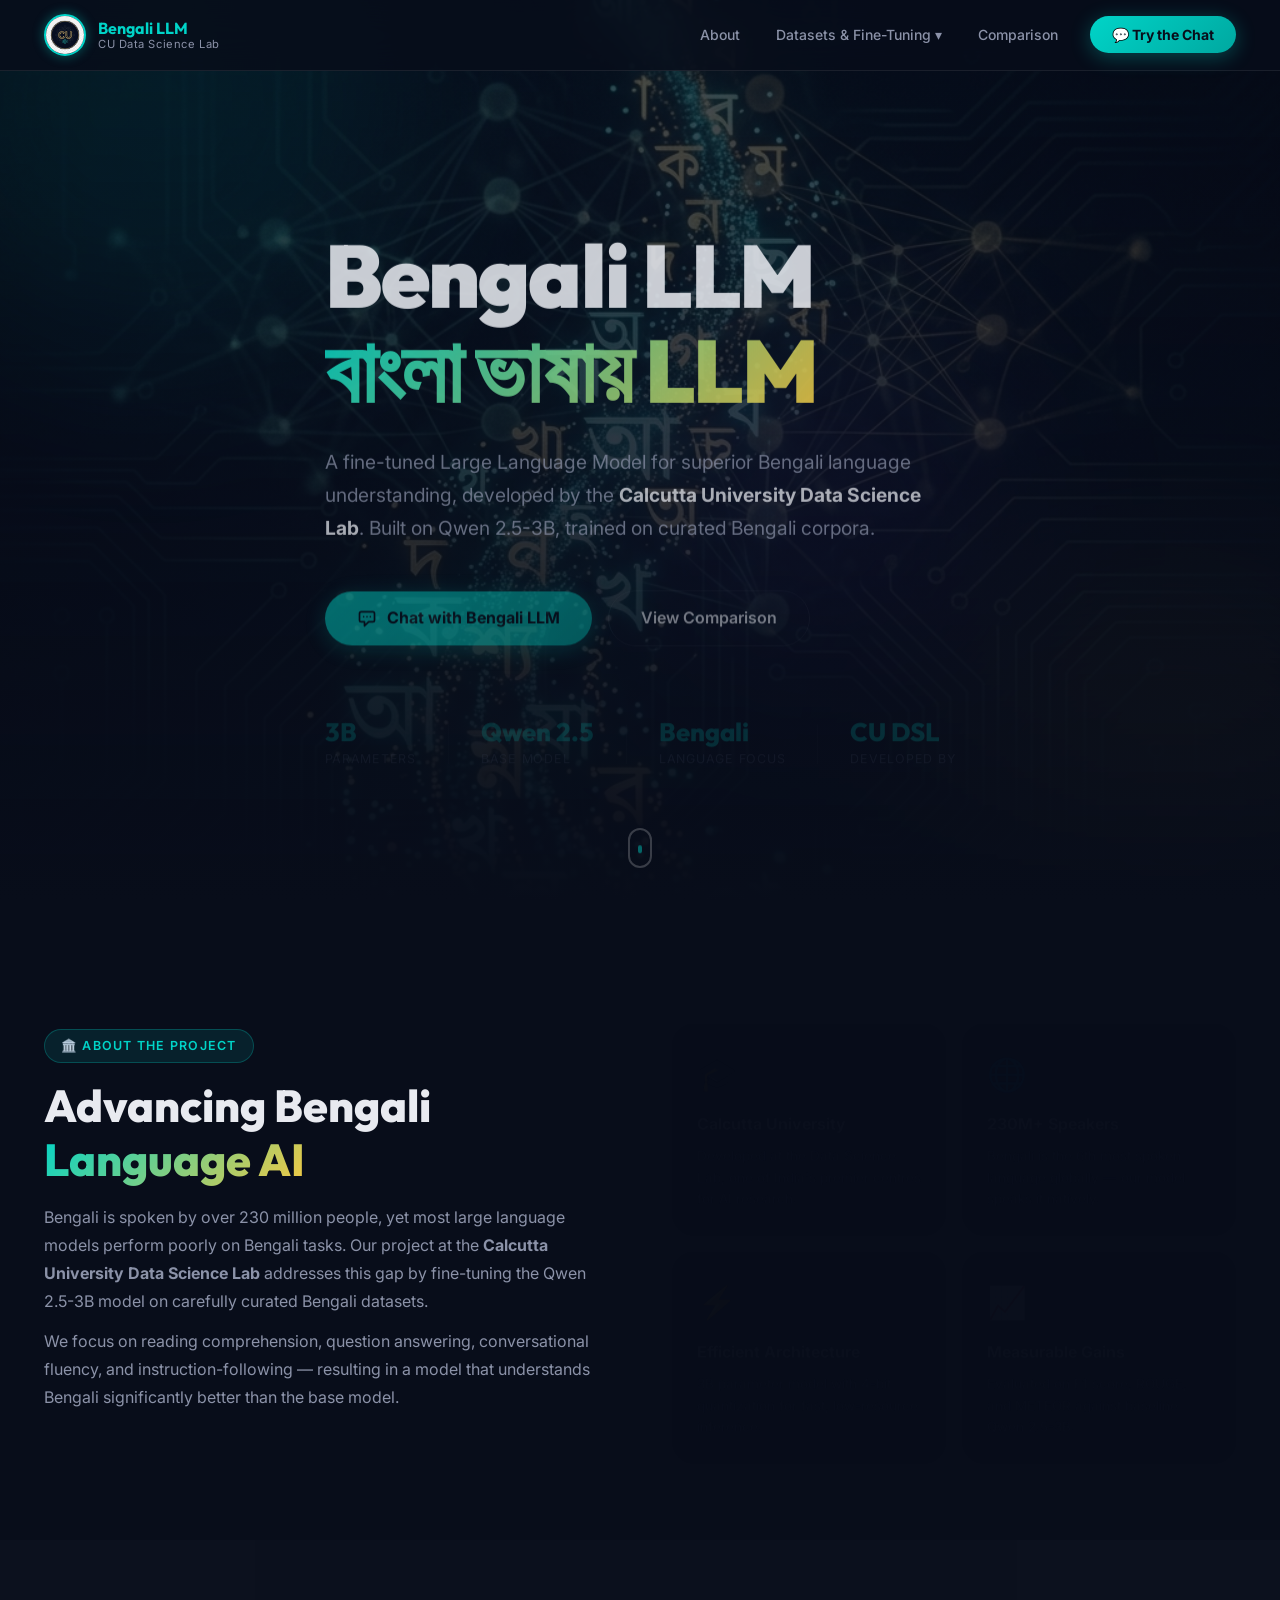
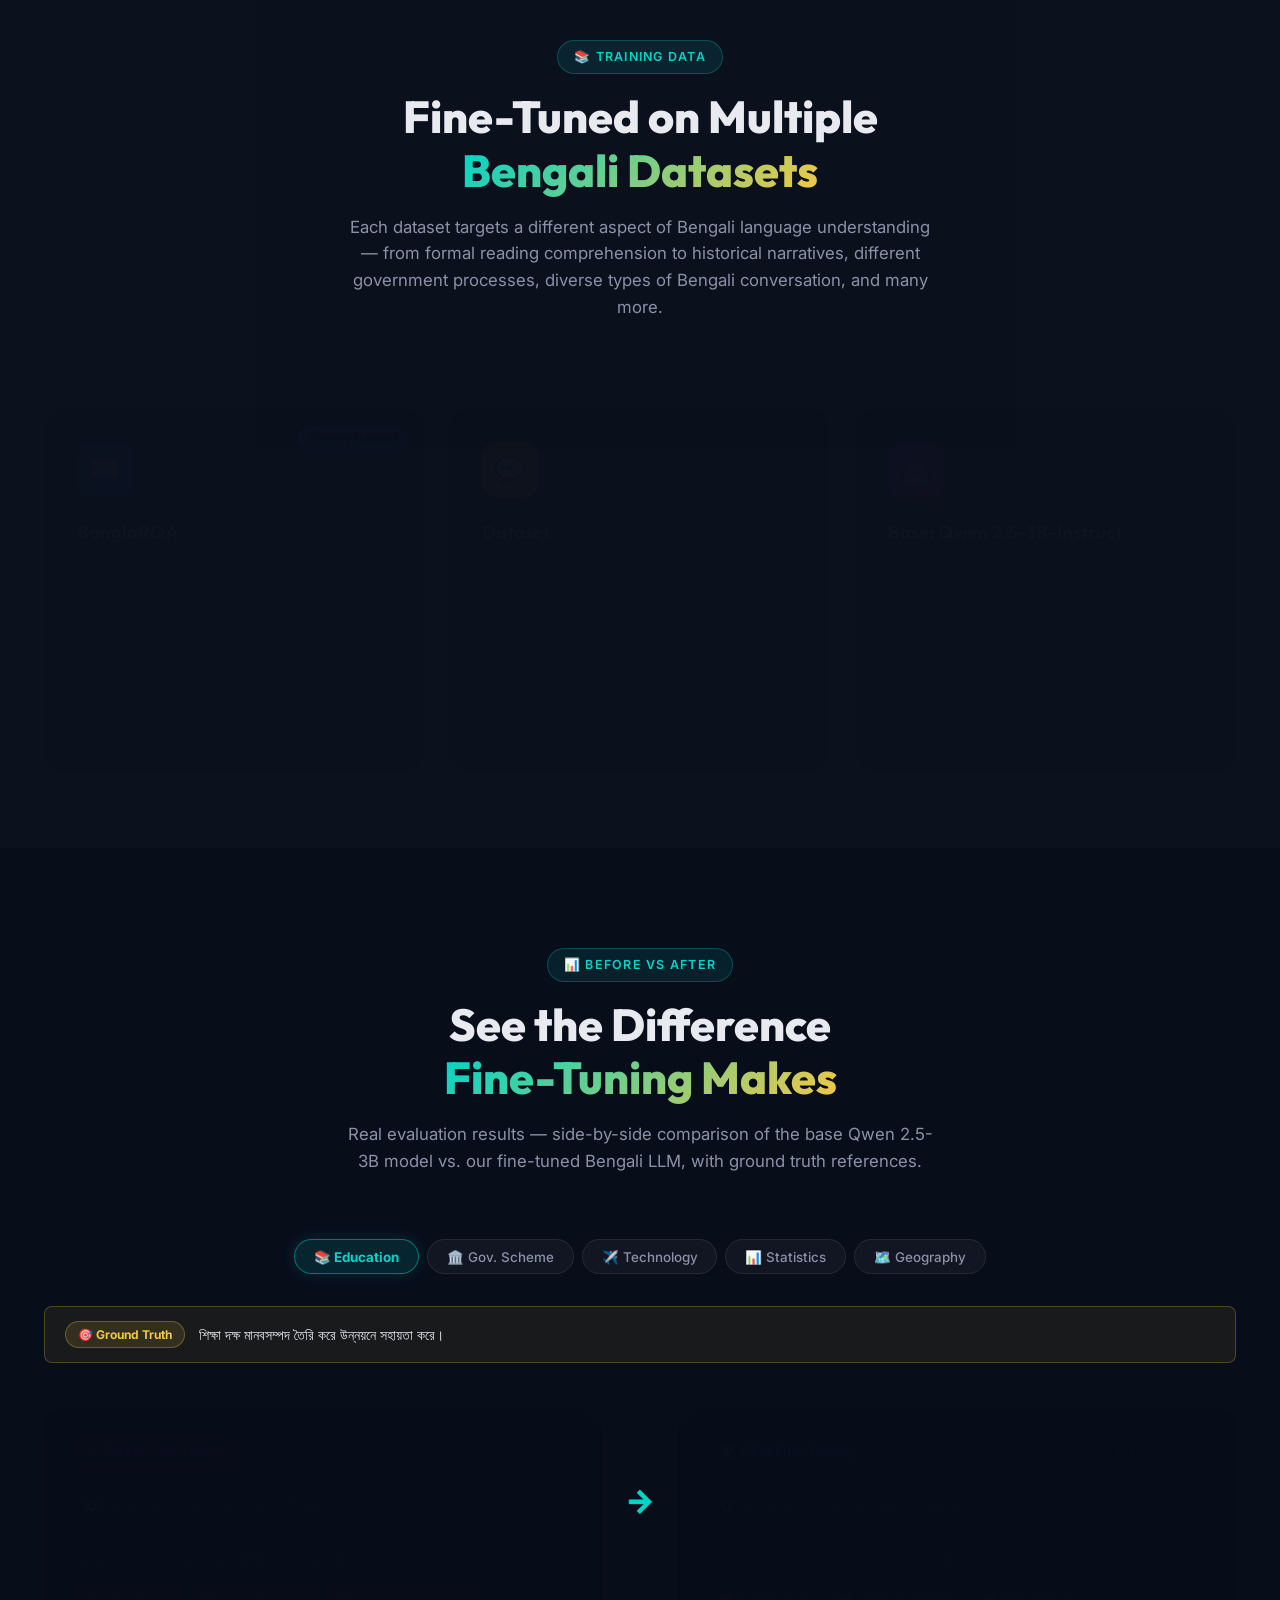
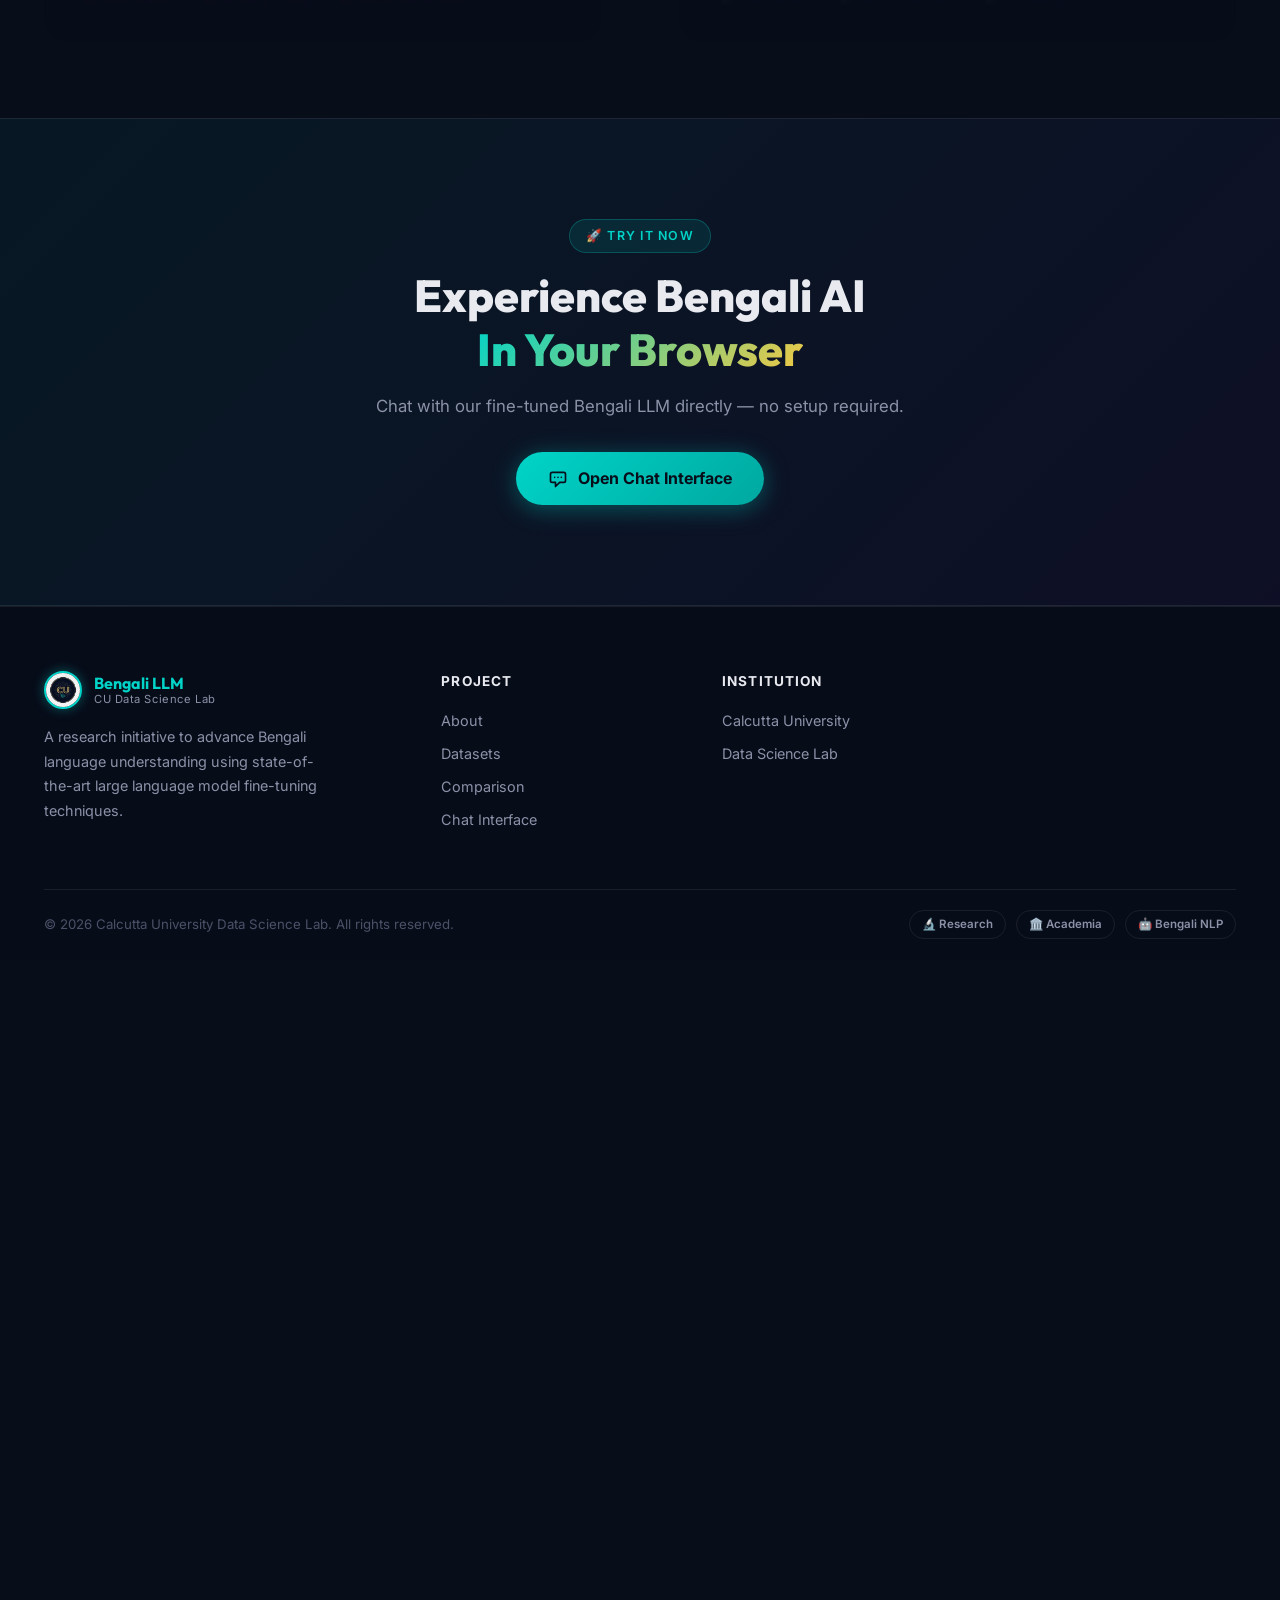
<file: index.html>
<!DOCTYPE html>
<html>
  <head>
    <meta http-equiv="refresh" content="0; url='./frontend/pages/index.html'" />
    <title>Redirecting...</title>
  </head>
  <body>
    <p>If you are not redirected, <a href="./frontend/pages/index.html">click here</a>.</p>
  </body>
</html>
</file>
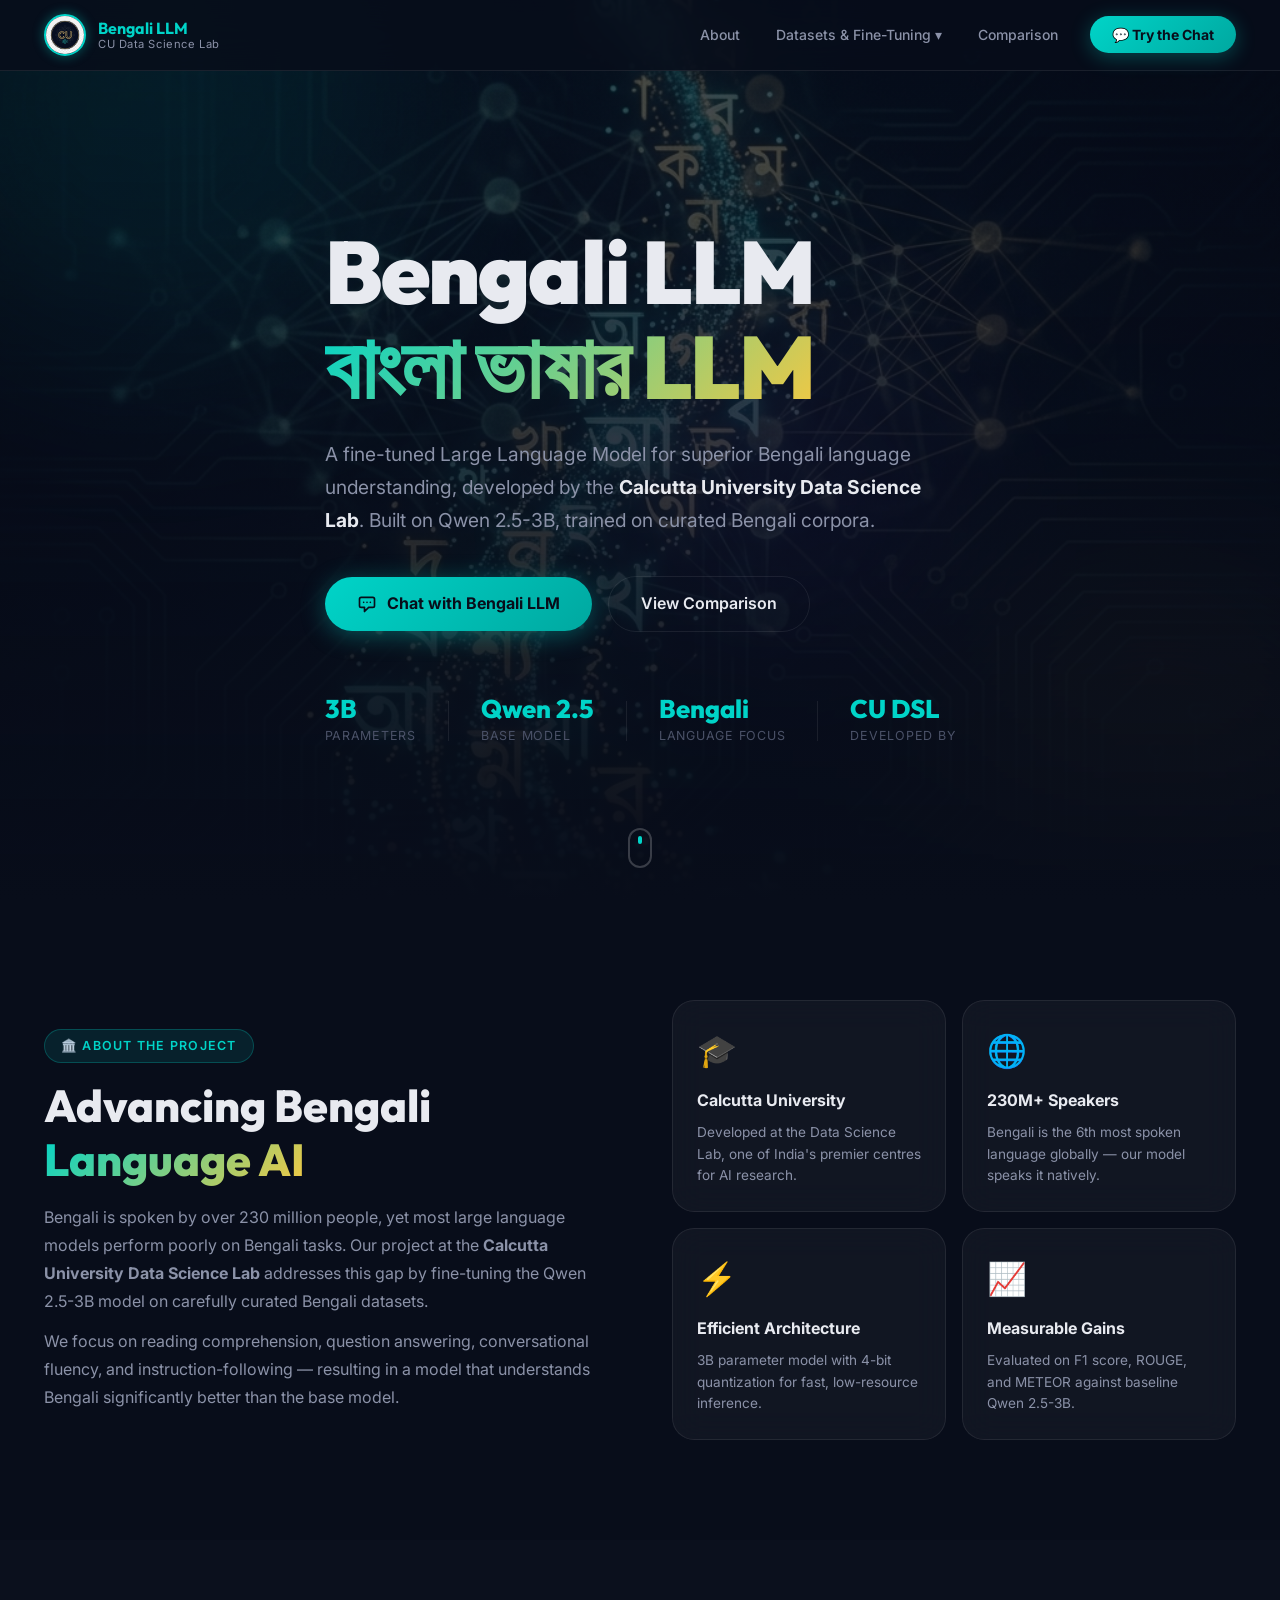
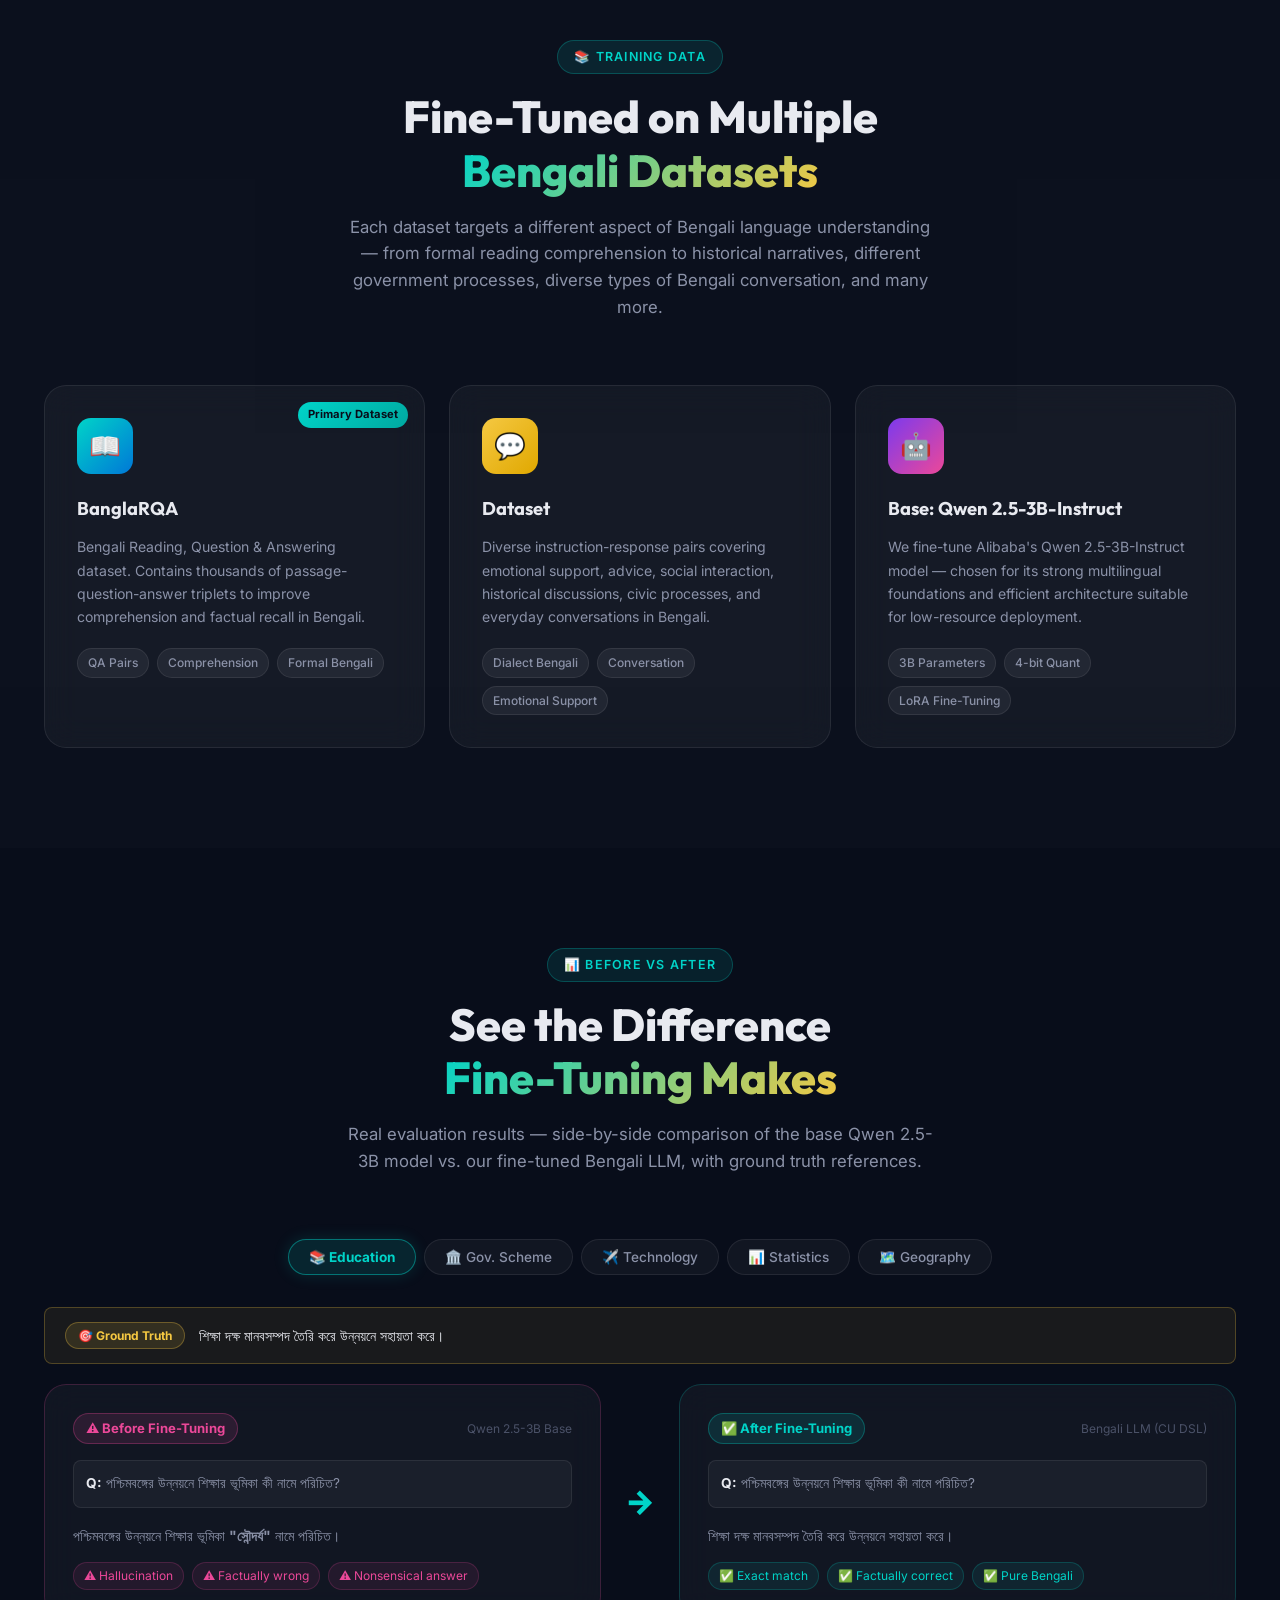
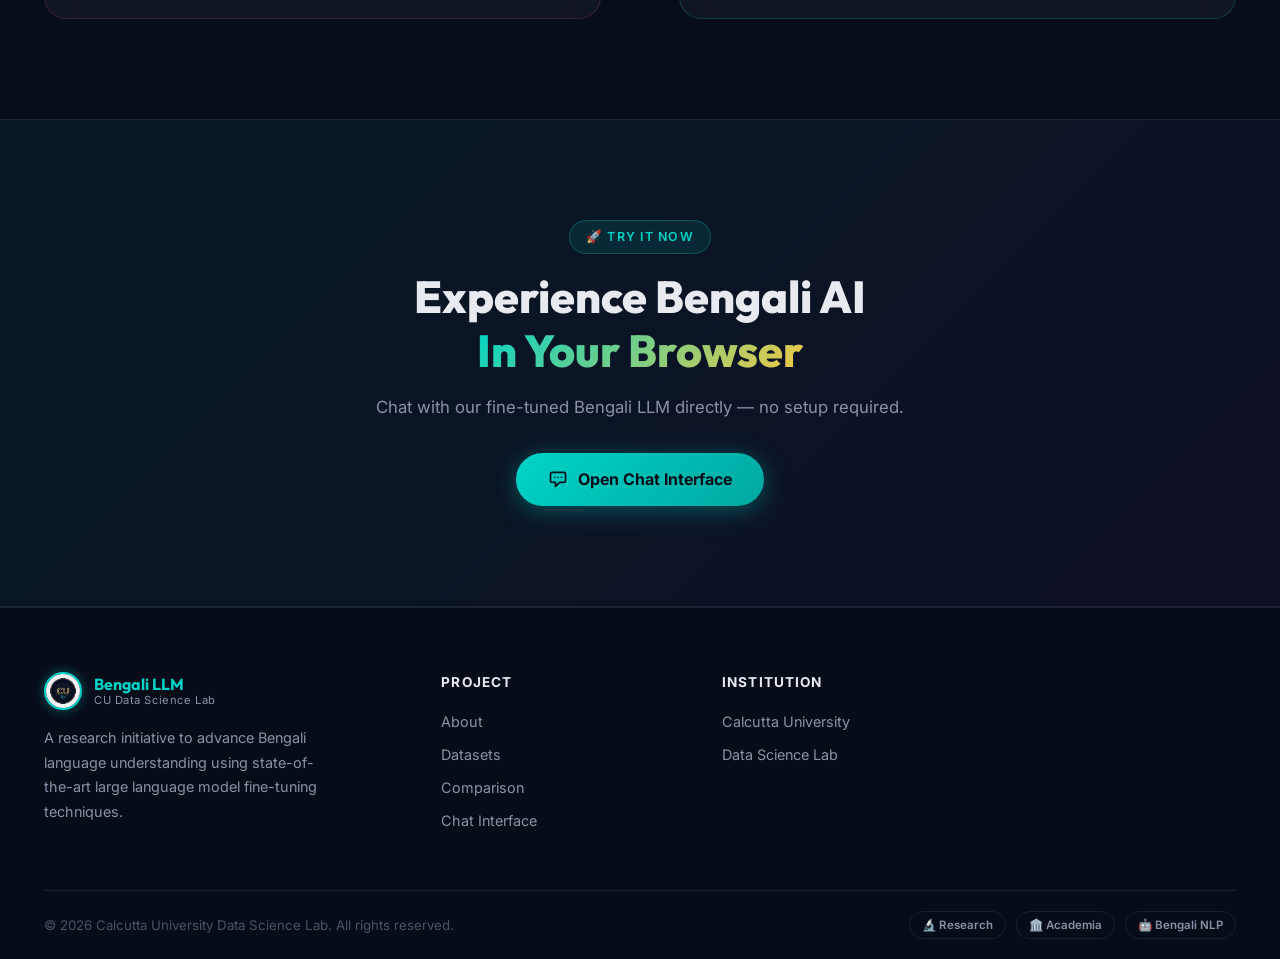
<file: pages/index.html>
<!DOCTYPE html>
<html lang="en">
<head>
  <meta charset="UTF-8" />
  <meta name="viewport" content="width=device-width, initial-scale=1.0" />
  <meta name="description" content="Bengali LLM — A fine-tuned large language model for Bengali language understanding, developed by the Calcutta University Data Science Lab." />
  <title>Bengali LLM | Calcutta University Data Science Lab</title>
  <link rel="stylesheet" href="../styles/styles.css" />
  <link rel="stylesheet" href="../styles/landing.css" />
</head>
<body>

<!-- ── Background Blobs ──────────────────────────────────── -->
<div class="bg-blobs" aria-hidden="true">
  <div class="blob blob-1"></div>
  <div class="blob blob-2"></div>
  <div class="blob blob-3"></div>
</div>

<!-- ── Navigation ────────────────────────────────────────── -->
<nav class="navbar" id="navbar" role="navigation" aria-label="Main navigation">
  <div class="container nav-inner">
    <a href="index.html" class="nav-logo" id="nav-logo">
      <img src="../assets/cu-logo.png" alt="Calcutta University Logo" id="nav-logo-img" />
      <div class="nav-logo-text">
        <span>Bengali LLM</span>
        <span>CU Data Science Lab</span>
      </div>
    </a>
    <ul class="nav-menu" id="nav-menu" role="menubar">
      <li class="nav-item" role="none">
        <a href="#about" class="nav-link" role="menuitem">About</a>
      </li>
      <li class="nav-item" role="none">
        <a href="#datasets" class="nav-link" role="menuitem" aria-haspopup="true">
          Datasets &amp; Fine-Tuning ▾
        </a>
        <div class="dropdown-menu" role="menu" aria-label="Datasets submenu">
          <a href="#datasets" class="dropdown-item" role="menuitem" id="dd-banglarqa">
            <div class="dropdown-item-icon">📚</div>
            <div class="dropdown-item-text">
              <strong>BanglaRQA Dataset</strong>
              <span>Bengali reading comprehension &amp; QA pairs</span>
            </div>
          </a>
          <a href="#datasets" class="dropdown-item" role="menuitem" id="dd-comm">
            <div class="dropdown-item-icon">💬</div>
            <div class="dropdown-item-text">
              <strong>Bengali Instruction Dataset</strong>
              <span>Diverse Bengali conversations &amp; instructions</span>
            </div>
          </a>
          <a href="#datasets" class="dropdown-item" role="menuitem" id="dd-alpaca">
            <div class="dropdown-item-icon">🦙</div>
            <div class="dropdown-item-text">
              <strong>Alpaca-Style Instructions</strong>
              <span>Instruction-following fine-tuning data</span>
            </div>
          </a>
          <a href="#datasets" class="dropdown-item" role="menuitem" id="dd-model">
            <div class="dropdown-item-icon">🤖</div>
            <div class="dropdown-item-text">
              <strong>Base Model: Qwen 2.5-3B</strong>
              <span>Fine-tuned on Bengali corpora</span>
            </div>
          </a>
        </div>
      </li>
      <li class="nav-item" role="none">
        <a href="#comparison" class="nav-link" role="menuitem">Comparison</a>
      </li>

      <li role="none">
        <a href="chat.html" class="btn-chat-nav" id="nav-chat-btn" role="menuitem">
          💬 Try the Chat
        </a>
      </li>
    </ul>
    <button class="hamburger" id="hamburger-btn" aria-label="Open menu" aria-expanded="false">
      <span></span><span></span><span></span>
    </button>
  </div>
</nav>

<!-- Mobile Nav Overlay -->
<div class="mobile-overlay" id="mobile-overlay" aria-hidden="true">
  <button class="mobile-close" id="mobile-close-btn" aria-label="Close menu">✕</button>
  <ul>
    <li><a href="#about"      class="mobile-link" id="m-about">About</a></li>
    <li><a href="#datasets"   class="mobile-link" id="m-datasets">Datasets &amp; Fine-Tuning</a></li>
    <li><a href="#comparison" class="mobile-link" id="m-comparison">Comparison</a></li>

    <li><a href="chat.html"   class="btn-primary mobile-cta" id="m-chat">💬 Try the Chat</a></li>
  </ul>
</div>

<main>

  <!-- ── Hero ──────────────────────────────────────────────── -->
  <section class="hero-section" id="home" aria-label="Hero">
    <div class="hero-bg">
      <img src="../assets/hero-banner.png" alt="" aria-hidden="true" id="hero-bg-img" />
      <div class="hero-overlay"></div>
    </div>
    <div class="container hero-content">
      <h1 class="hero-title animate-fade-up delay-1">
        Bengali LLM<br />
        <span class="gradient-text">বাংলা ভাষার LLM</span>
      </h1>
      <p class="hero-subtitle animate-fade-up delay-2">
        A fine-tuned Large Language Model for superior Bengali language understanding,
        developed by the <strong>Calcutta University Data Science Lab</strong>.
        Built on Qwen 2.5-3B, trained on curated Bengali corpora.
      </p>
      <div class="hero-actions animate-fade-up delay-3">
        <a href="chat.html" class="btn-primary" id="hero-chat-btn">
          <svg width="20" height="20" fill="none" viewBox="0 0 24 24" stroke="currentColor"><path stroke-linecap="round" stroke-linejoin="round" stroke-width="2" d="M8 10h.01M12 10h.01M16 10h.01M9 16H5a2 2 0 01-2-2V6a2 2 0 012-2h14a2 2 0 012 2v8a2 2 0 01-2 2h-5l-5 5v-5z"/></svg>
          Chat with Bengali LLM
        </a>
        <a href="#comparison" class="btn-secondary" id="hero-compare-btn">View Comparison</a>
      </div>
      <div class="hero-stats animate-fade-up delay-4">
        <div class="hero-stat">
          <span class="hero-stat-val">3B</span>
          <span class="hero-stat-label">Parameters</span>
        </div>
        <div class="hero-stat-divider"></div>
        <div class="hero-stat">
          <span class="hero-stat-val">Qwen 2.5</span>
          <span class="hero-stat-label">Base Model</span>
        </div>
        <div class="hero-stat-divider"></div>
        <div class="hero-stat">
          <span class="hero-stat-val">Bengali</span>
          <span class="hero-stat-label">Language Focus</span>
        </div>
        <div class="hero-stat-divider"></div>
        <div class="hero-stat">
          <span class="hero-stat-val">CU DSL</span>
          <span class="hero-stat-label">Developed By</span>
        </div>
      </div>
    </div>
    <div class="hero-scroll-indicator" aria-hidden="true"><span></span></div>
  </section>

  <!-- ── About ──────────────────────────────────────────────── -->
  <section class="section" id="about" aria-label="About">
    <div class="container">
      <div class="about-grid">
        <div class="about-text">
          <span class="section-label">🏛️ About the Project</span>
          <h2 class="section-title">Advancing Bengali<br /><span class="gradient-text">Language AI</span></h2>
          <p class="about-description">
            Bengali is spoken by over 230 million people, yet most large language models
            perform poorly on Bengali tasks. Our project at the <strong>Calcutta University
            Data Science Lab</strong> addresses this gap by fine-tuning the Qwen 2.5-3B
            model on carefully curated Bengali datasets.
          </p>
          <p class="about-description" style="margin-top:12px;">
            We focus on reading comprehension, question answering, conversational fluency,
            and instruction-following — resulting in a model
            that understands Bengali significantly better than the base model.
          </p>
        </div>
        <div class="about-cards">
          <div class="about-card glass-card" id="about-card-1">
            <div class="about-card-icon">🎓</div>
            <h3>Calcutta University</h3>
            <p>Developed at the Data Science Lab, one of India's premier centres for AI research.</p>
          </div>
          <div class="about-card glass-card" id="about-card-2">
            <div class="about-card-icon">🌐</div>
            <h3>230M+ Speakers</h3>
            <p>Bengali is the 6th most spoken language globally — our model speaks it natively.</p>
          </div>
          <div class="about-card glass-card" id="about-card-3">
            <div class="about-card-icon">⚡</div>
            <h3>Efficient Architecture</h3>
            <p>3B parameter model with 4-bit quantization for fast, low-resource inference.</p>
          </div>
          <div class="about-card glass-card" id="about-card-4">
            <div class="about-card-icon">📈</div>
            <h3>Measurable Gains</h3>
            <p>Evaluated on F1 score, ROUGE, and METEOR against baseline Qwen 2.5-3B.</p>
          </div>
        </div>
      </div>
    </div>
  </section>

  <!-- ── Datasets ────────────────────────────────────────────── -->
  <section class="section section-alt" id="datasets" aria-label="Datasets and fine-tuning">
    <div class="container">
      <div class="section-header center">
        <span class="section-label">📚 Training Data</span>
        <h2 class="section-title">Fine-Tuned on Multiple<br /><span class="gradient-text">Bengali Datasets</span></h2>
        <p class="section-subtitle center-text">
          Each dataset targets a different aspect of Bengali language understanding —
          from formal reading comprehension to historical narratives, different government
          processes, diverse types of Bengali conversation, and many more.
        </p>
      </div>
      <div class="datasets-grid">
        <div class="dataset-card glass-card" id="dataset-banglarqa">
          <div class="dataset-badge">Primary Dataset</div>
          <div class="dataset-icon" style="background: linear-gradient(135deg,#00d4c8,#0078d7);">📖</div>
          <h3>BanglaRQA</h3>
          <p>Bengali Reading, Question &amp; Answering dataset. Contains thousands of passage-question-answer triplets to improve comprehension and factual recall in Bengali.</p>
          <div class="dataset-tags">
            <span class="tag">QA Pairs</span>
            <span class="tag">Comprehension</span>
            <span class="tag">Formal Bengali</span>
          </div>
        </div>
        <div class="dataset-card glass-card" id="dataset-comm">
          <div class="dataset-icon" style="background: linear-gradient(135deg,#f5c842,#e0a800);">💬</div>
          <h3>Dataset</h3>
          <p>Diverse instruction-response pairs covering emotional support, advice, social interaction,
             historical discussions, civic processes, and everyday conversations in Bengali.</p>
          <div class="dataset-tags">
            <span class="tag">Dialect Bengali</span>
            <span class="tag">Conversation</span>
            <span class="tag">Emotional Support</span>
          </div>
        </div>
        <div class="dataset-card glass-card" id="dataset-model">
          <div class="dataset-icon" style="background: linear-gradient(135deg,#7c3aed,#ec4899);">🤖</div>
          <h3>Base: Qwen 2.5-3B-Instruct</h3>
          <p>We fine-tune Alibaba's Qwen 2.5-3B-Instruct model — chosen for its strong multilingual foundations and efficient architecture suitable for low-resource deployment.</p>
          <div class="dataset-tags">
            <span class="tag">3B Parameters</span>
            <span class="tag">4-bit Quant</span>
            <span class="tag">LoRA Fine-Tuning</span>
          </div>
        </div>
      </div>
    </div>
  </section>

  <!-- ── Comparison ─────────────────────────────────────────── -->
  <section class="section" id="comparison" aria-label="Before vs after comparison">
    <div class="container">
      <div class="section-header center">
        <span class="section-label">📊 Before vs After</span>
        <h2 class="section-title">See the Difference<br /><span class="gradient-text">Fine-Tuning Makes</span></h2>
        <p class="section-subtitle center-text">
          Real evaluation results — side-by-side comparison of the base Qwen 2.5-3B
          model vs. our fine-tuned Bengali LLM, with ground truth references.
        </p>
      </div>

      <!-- Tabs -->
      <div class="comp-tabs" role="tablist" aria-label="Comparison examples">
        <button class="comp-tab active" id="comp-tab-1" role="tab" aria-selected="true"  aria-controls="comp-panel-1" data-tab="1">📚 Education</button>
        <button class="comp-tab"        id="comp-tab-2" role="tab" aria-selected="false" aria-controls="comp-panel-2" data-tab="2">🏛️ Gov. Scheme</button>
        <button class="comp-tab"        id="comp-tab-3" role="tab" aria-selected="false" aria-controls="comp-panel-3" data-tab="3">✈️ Technology</button>
        <button class="comp-tab"        id="comp-tab-4" role="tab" aria-selected="false" aria-controls="comp-panel-4" data-tab="4">📊 Statistics</button>
        <button class="comp-tab"        id="comp-tab-5" role="tab" aria-selected="false" aria-controls="comp-panel-5" data-tab="5">🗺️ Geography</button>
      </div>

      <!-- Panel 1 · Education (Q1) ─────────────────────────── -->
      <div class="comp-panel active" id="comp-panel-1" role="tabpanel" aria-labelledby="comp-tab-1">
        <div class="comp-ground-truth">
          <span class="gt-label">🎯 Ground Truth</span>
          <span class="gt-text">শিক্ষা দক্ষ মানবসম্পদ তৈরি করে উন্নয়নে সহায়তা করে।</span>
        </div>
        <div class="comp-cards">
          <div class="comp-card glass-card before">
            <div class="comp-card-header">
              <span class="comp-label before-label">⚠️ Before Fine-Tuning</span>
              <span class="comp-model">Qwen 2.5-3B Base</span>
            </div>
            <div class="comp-prompt"><strong>Q:</strong> পশ্চিমবঙ্গের উন্নয়নে শিক্ষার ভূমিকা কী নামে পরিচিত?</div>
            <div class="comp-response">
              <p>পশ্চিমবঙ্গের উন্নয়নে শিক্ষার ভূমিকা <strong>"সৌন্দর্য"</strong> নামে পরিচিত।</p>
              <div class="comp-issues">
                <span>⚠️ Hallucination</span>
                <span>⚠️ Factually wrong</span>
                <span>⚠️ Nonsensical answer</span>
              </div>
            </div>
          </div>
          <div class="comp-arrow" aria-hidden="true">→</div>
          <div class="comp-card glass-card after">
            <div class="comp-card-header">
              <span class="comp-label after-label">✅ After Fine-Tuning</span>
              <span class="comp-model">Bengali LLM (CU DSL)</span>
            </div>
            <div class="comp-prompt"><strong>Q:</strong> পশ্চিমবঙ্গের উন্নয়নে শিক্ষার ভূমিকা কী নামে পরিচিত?</div>
            <div class="comp-response">
              <p>শিক্ষা দক্ষ মানবসম্পদ তৈরি করে উন্নয়নে সহায়তা করে।</p>
              <div class="comp-gains">
                <span>✅ Exact match</span>
                <span>✅ Factually correct</span>
                <span>✅ Pure Bengali</span>
              </div>
            </div>
          </div>
        </div>
      </div>

      <!-- Panel 2 · Gov. Scheme (Q2) ──────────────────────── -->
      <div class="comp-panel" id="comp-panel-2" role="tabpanel" aria-labelledby="comp-tab-2" hidden>
        <div class="comp-ground-truth">
          <span class="gt-label">🎯 Ground Truth</span>
          <span class="gt-text">রূপশ্রী প্রকল্প হলো দরিদ্র পরিবারের মেয়েদের বিবাহ সহায়তা প্রকল্প।</span>
        </div>
        <div class="comp-cards">
          <div class="comp-card glass-card before">
            <div class="comp-card-header">
              <span class="comp-label before-label">⚠️ Before Fine-Tuning</span>
              <span class="comp-model">Qwen 2.5-3B Base</span>
            </div>
            <div class="comp-prompt"><strong>Q:</strong> রূপশ্রী প্রকল্প কী নামে পরিচিত?</div>
            <div class="comp-response">
              <p>রূপশ্রী প্রকল্প জয়প্রabinath Thakur কর্তৃক পরিচিত <strong>"জয়প্রabinath Thakur প্রকল্প"</strong> নামে পরিচিত।</p>
              <div class="comp-issues">
                <span>⚠️ Garbled text</span>
                <span>⚠️ Hallucinated name</span>
                <span>⚠️ Completely wrong</span>
              </div>
            </div>
          </div>
          <div class="comp-arrow" aria-hidden="true">→</div>
          <div class="comp-card glass-card after">
            <div class="comp-card-header">
              <span class="comp-label after-label">✅ After Fine-Tuning</span>
              <span class="comp-model">Bengali LLM (CU DSL)</span>
            </div>
            <div class="comp-prompt"><strong>Q:</strong> রূপশ্রী প্রকল্প কী নামে পরিচিত?</div>
            <div class="comp-response">
              <p>রূপশ্রী প্রকল্প হলো দরিদ্র পরিবারের মেয়েদের বিবাহ সহায়তা প্রকল্প।</p>
              <div class="comp-gains">
                <span>✅ Exact match</span>
                <span>✅ Correct scheme info</span>
                <span>✅ No hallucination</span>
              </div>
            </div>
          </div>
        </div>
      </div>

      <!-- Panel 3 · Technology / AI (Q5) ─────────────────── -->
      <div class="comp-panel" id="comp-panel-3" role="tabpanel" aria-labelledby="comp-tab-3" hidden>
        <div class="comp-ground-truth">
          <span class="gt-label">🎯 Ground Truth</span>
          <span class="gt-text">নিরাপদ রুট নির্ধারণ এবং ঝুঁকি কমাতে সাহায্য করে।</span>
        </div>
        <div class="comp-cards">
          <div class="comp-card glass-card before">
            <div class="comp-card-header">
              <span class="comp-label before-label">⚠️ Before Fine-Tuning</span>
              <span class="comp-model">Qwen 2.5-3B Base</span>
            </div>
            <div class="comp-prompt"><strong>Q:</strong> কৃত্রিম বুদ্ধিমত্তা কীভাবে বিমান চলাচলে সাহায্য করে?</div>
            <div class="comp-response">
              <p>কৃত্রিম বুদ্ধিমত্তা বিমান চলাচলে সাহায্য করে এমন <strong>ইনস্টাগ্রাম এবং আইন্সপেরিয়াম অ্যালগরিদম</strong> ব্যবহার করে…</p>
              <div class="comp-issues">
                <span>⚠️ Fabricated terms</span>
                <span>⚠️ "Instagram" hallucination</span>
                <span>⚠️ Incoherent</span>
              </div>
            </div>
          </div>
          <div class="comp-arrow" aria-hidden="true">→</div>
          <div class="comp-card glass-card after">
            <div class="comp-card-header">
              <span class="comp-label after-label">✅ After Fine-Tuning</span>
              <span class="comp-model">Bengali LLM (CU DSL)</span>
            </div>
            <div class="comp-prompt"><strong>Q:</strong> কৃত্রিম বুদ্ধিমত্তা কীভাবে বিমান চলাচলে সাহায্য করে?</div>
            <div class="comp-response">
              <p>নিরাপদ রুট নির্ধারণ এবং ঝুঁকি কমাতে সাহায্য করে।</p>
              <div class="comp-gains">
                <span>✅ Exact match</span>
                <span>✅ Precise &amp; factual</span>
                <span>✅ No hallucination</span>
              </div>
            </div>
          </div>
        </div>
      </div>

      <!-- Panel 4 · Statistics (Q9) ───────────────────────── -->
      <div class="comp-panel" id="comp-panel-4" role="tabpanel" aria-labelledby="comp-tab-4" hidden>
        <div class="comp-ground-truth">
          <span class="gt-label">🎯 Ground Truth</span>
          <span class="gt-text">৯,১৩,৪৭,৭৩৬</span>
        </div>
        <div class="comp-cards">
          <div class="comp-card glass-card before">
            <div class="comp-card-header">
              <span class="comp-label before-label">⚠️ Before Fine-Tuning</span>
              <span class="comp-model">Qwen 2.5-3B Base</span>
            </div>
            <div class="comp-prompt"><strong>Q:</strong> ২০১১ সালে পশ্চিমবঙ্গের জনসংখ্যা কত ছিল?</div>
            <div class="comp-response">
              <p>2011 সালে পশ্চিমবঙ্গের জনসংখ্যা <strong>94.3 লাখ</strong> ছিল।</p>
              <div class="comp-issues">
                <span>⚠️ Wrong figure</span>
                <span>⚠️ Off by ~10×</span>
                <span>⚠️ Mixed English digits</span>
              </div>
            </div>
          </div>
          <div class="comp-arrow" aria-hidden="true">→</div>
          <div class="comp-card glass-card after">
            <div class="comp-card-header">
              <span class="comp-label after-label">✅ After Fine-Tuning</span>
              <span class="comp-model">Bengali LLM (CU DSL)</span>
            </div>
            <div class="comp-prompt"><strong>Q:</strong> ২০১১ সালে পশ্চিমবঙ্গের জনসংখ্যা কত ছিল?</div>
            <div class="comp-response">
              <p>৯,১৩,৪৭,৭৩৬</p>
              <div class="comp-gains">
                <span>✅ Exact census figure</span>
                <span>✅ Bengali numerals</span>
                <span>✅ Precise match</span>
              </div>
            </div>
          </div>
        </div>
      </div>

      <!-- Panel 5 · Geography (Q10) ───────────────────────── -->
      <div class="comp-panel" id="comp-panel-5" role="tabpanel" aria-labelledby="comp-tab-5" hidden>
        <div class="comp-ground-truth">
          <span class="gt-label">🎯 Ground Truth</span>
          <span class="gt-text">দার্জিলিং জেলার সদর শহর।</span>
        </div>
        <div class="comp-cards">
          <div class="comp-card glass-card before">
            <div class="comp-card-header">
              <span class="comp-label before-label">⚠️ Before Fine-Tuning</span>
              <span class="comp-model">Qwen 2.5-3B Base</span>
            </div>
            <div class="comp-prompt"><strong>Q:</strong> দার্জিলিং শহর কীসের সদর সম্পর্কে কী জানা যায়?</div>
            <div class="comp-response">
              <p>দার্জিলিং শহর ভারতের একটি গ্রাম বা শহর ছিল, যা আজ <strong>ইংল্যান্ডের একটি শহর</strong> হয়ে যায়।</p>
              <div class="comp-issues">
                <span>⚠️ Factually absurd</span>
                <span>⚠️ Claims it's in England</span>
                <span>⚠️ Complete hallucination</span>
              </div>
            </div>
          </div>
          <div class="comp-arrow" aria-hidden="true">→</div>
          <div class="comp-card glass-card after">
            <div class="comp-card-header">
              <span class="comp-label after-label">✅ After Fine-Tuning</span>
              <span class="comp-model">Bengali LLM (CU DSL)</span>
            </div>
            <div class="comp-prompt"><strong>Q:</strong> দার্জিলিং শহর কীসের সদর সম্পর্কে কী জানা যায়?</div>
            <div class="comp-response">
              <p>দার্জিলিং জেলার সদর শহর।</p>
              <div class="comp-gains">
                <span>✅ Exact match</span>
                <span>✅ Geographically accurate</span>
                <span>✅ Grounded response</span>
              </div>
            </div>
          </div>
        </div>
      </div>

    </div>
  </section>



  <!-- ── CTA ────────────────────────────────────────────────── -->
  <section class="cta-section" id="cta" aria-label="Call to action">
    <div class="container cta-content">
      <span class="section-label">🚀 Try It Now</span>
      <h2 class="section-title">Experience Bengali AI<br /><span class="gradient-text">In Your Browser</span></h2>
      <p>Chat with our fine-tuned Bengali LLM directly — no setup required.</p>
      <a href="chat.html" class="btn-primary" id="cta-chat-btn">
        <svg width="20" height="20" fill="none" viewBox="0 0 24 24" stroke="currentColor"><path stroke-linecap="round" stroke-linejoin="round" stroke-width="2" d="M8 10h.01M12 10h.01M16 10h.01M9 16H5a2 2 0 01-2-2V6a2 2 0 012-2h14a2 2 0 012 2v8a2 2 0 01-2 2h-5l-5 5v-5z"/></svg>
        Open Chat Interface
      </a>
    </div>
  </section>

</main>

<!-- ── Footer ─────────────────────────────────────────────── -->
<footer class="footer" role="contentinfo">
  <div class="container">
    <div class="footer-main">
      <div class="footer-brand">
        <a href="index.html" class="nav-logo" id="footer-logo">
          <img src="../assets/cu-logo.png" alt="CU DSL Logo" style="width:38px;height:38px;border-radius:50%;border:2px solid var(--accent-teal);" />
          <div class="nav-logo-text">
            <span>Bengali LLM</span>
            <span>CU Data Science Lab</span>
          </div>
        </a>
        <p>A research initiative to advance Bengali language understanding using state-of-the-art large language model fine-tuning techniques.</p>
      </div>
      <div class="footer-col">
        <h4>Project</h4>
        <ul>
          <li><a href="#about"      id="footer-about">About</a></li>
          <li><a href="#datasets"   id="footer-datasets">Datasets</a></li>
          <li><a href="#comparison" id="footer-comparison">Comparison</a></li>
          <li><a href="chat.html"   id="footer-chat">Chat Interface</a></li>
        </ul>
      </div>
      <div class="footer-col">
        <h4>Institution</h4>
        <ul>
          <li><a href="https://www.caluniv.ac.in/academic/akcsit/AKC.html" target="_blank" rel="noopener" id="footer-cu">Calcutta University</a></li>
          <li><a href="https://www.caluniv.ac.in/academic/akcsit/AKC.html" target="_blank" rel="noopener" id="footer-dsl">Data Science Lab</a></li>
        </ul>
      </div>
    </div>
    <div class="footer-bottom">
      <p>&copy; 2026 Calcutta University Data Science Lab. All rights reserved.</p>
      <div class="footer-badges">
        <span class="badge">🔬 Research</span>
        <span class="badge">🏛️ Academia</span>
        <span class="badge">🤖 Bengali NLP</span>
      </div>
    </div>
  </div>
</footer>

<script src="../scripts/landing.js"></script>
</body>
</html>
</file>
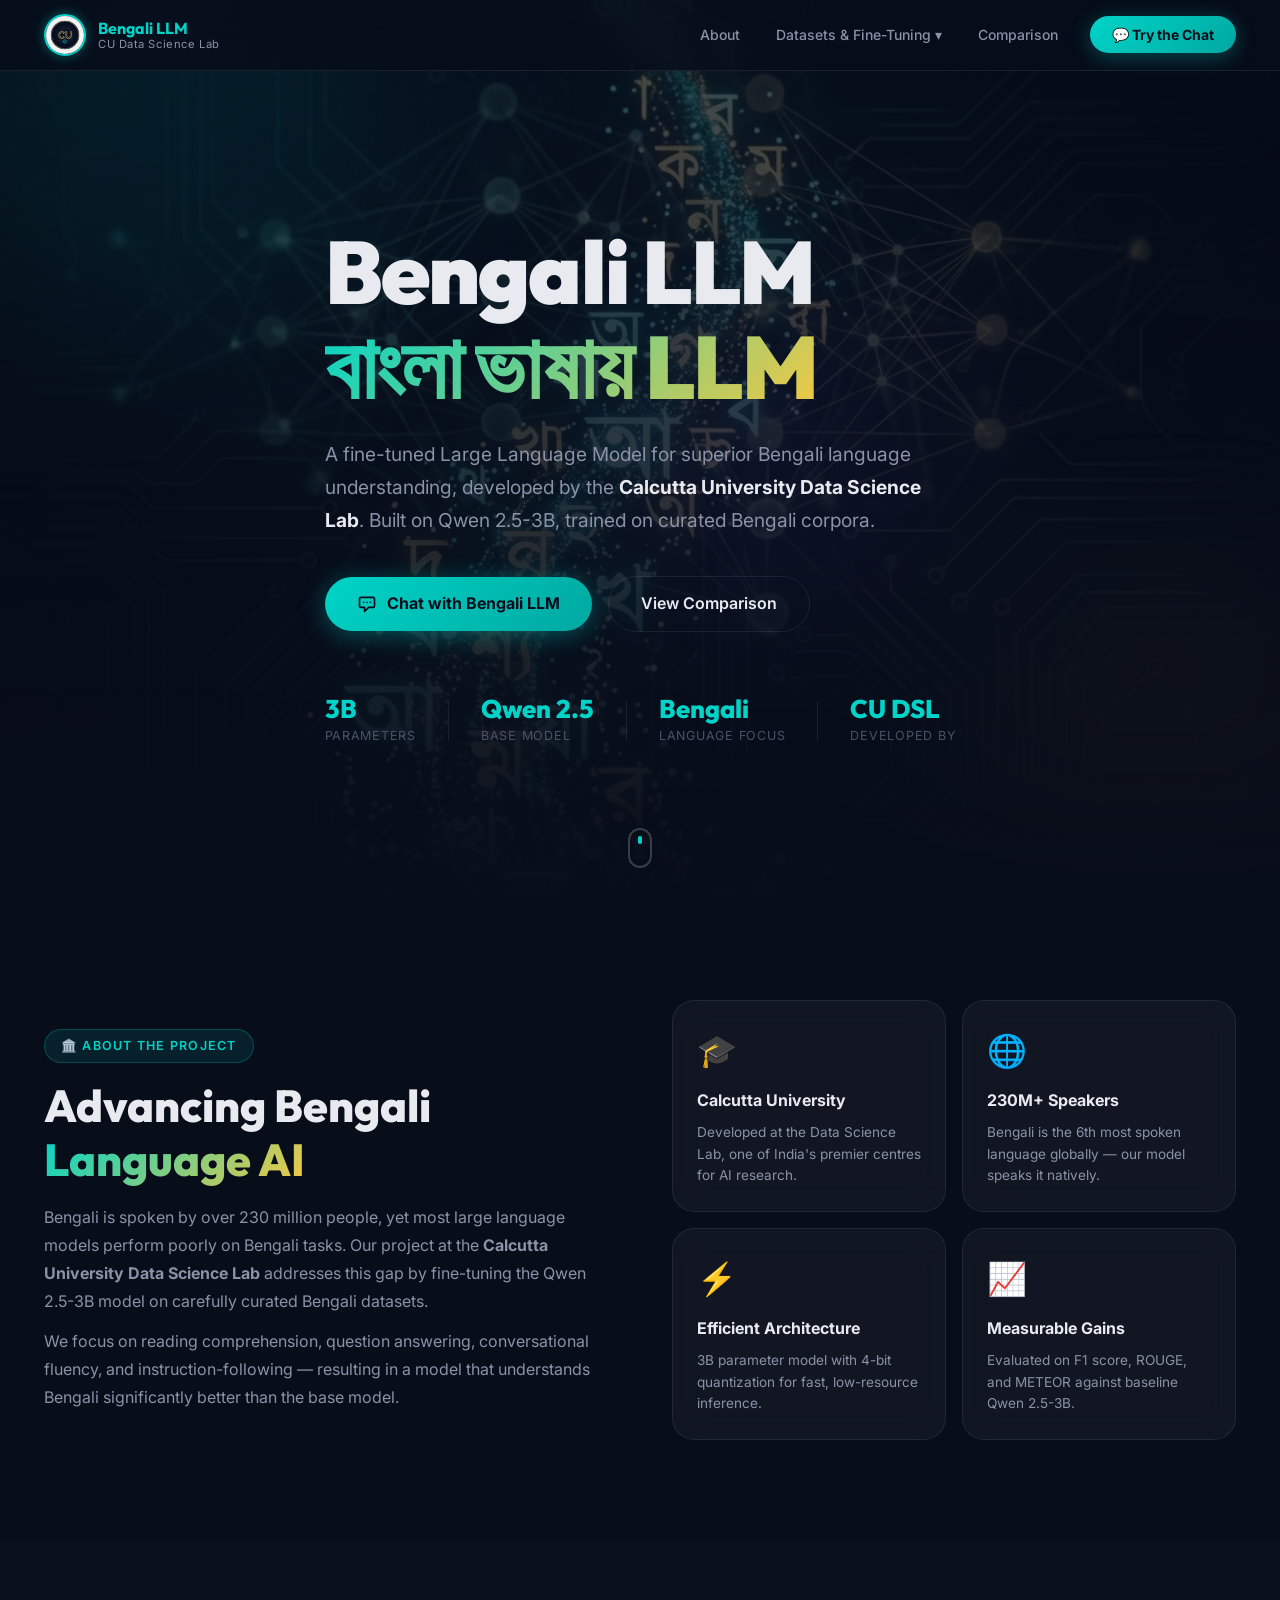
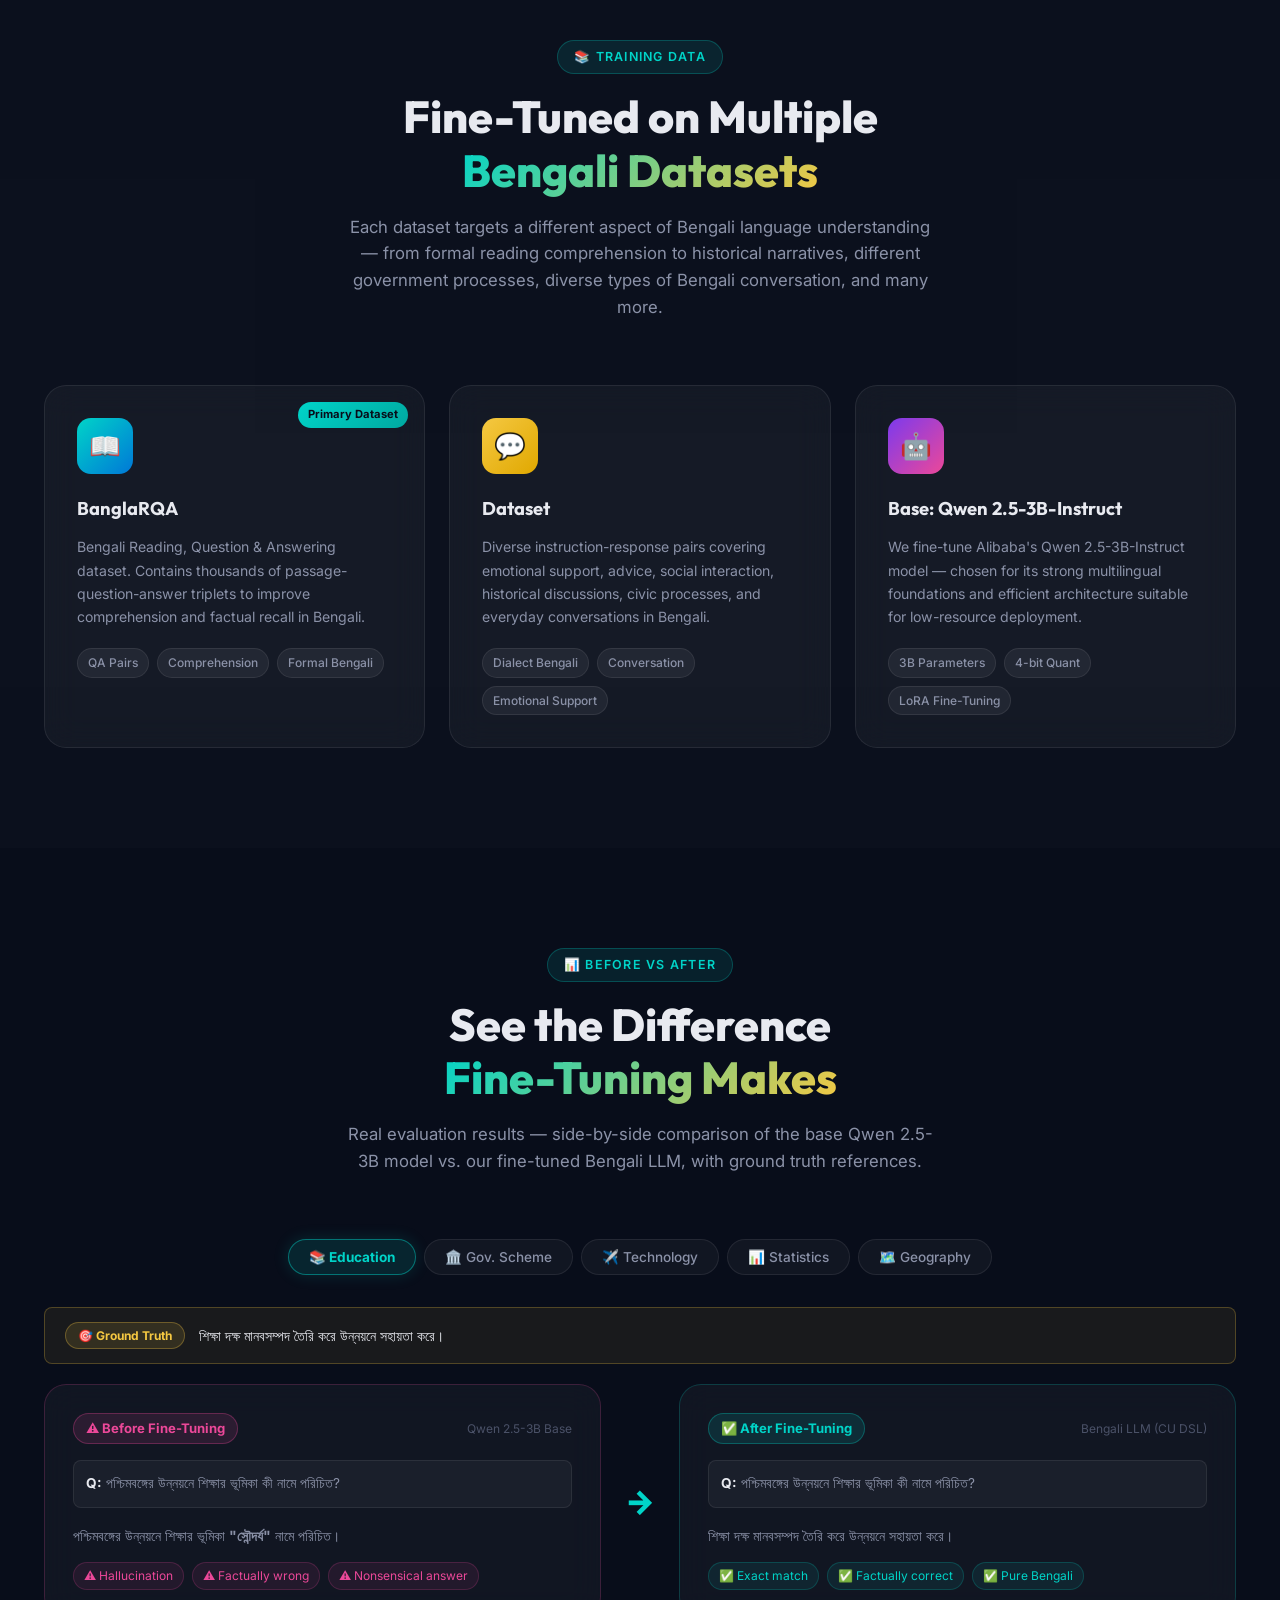
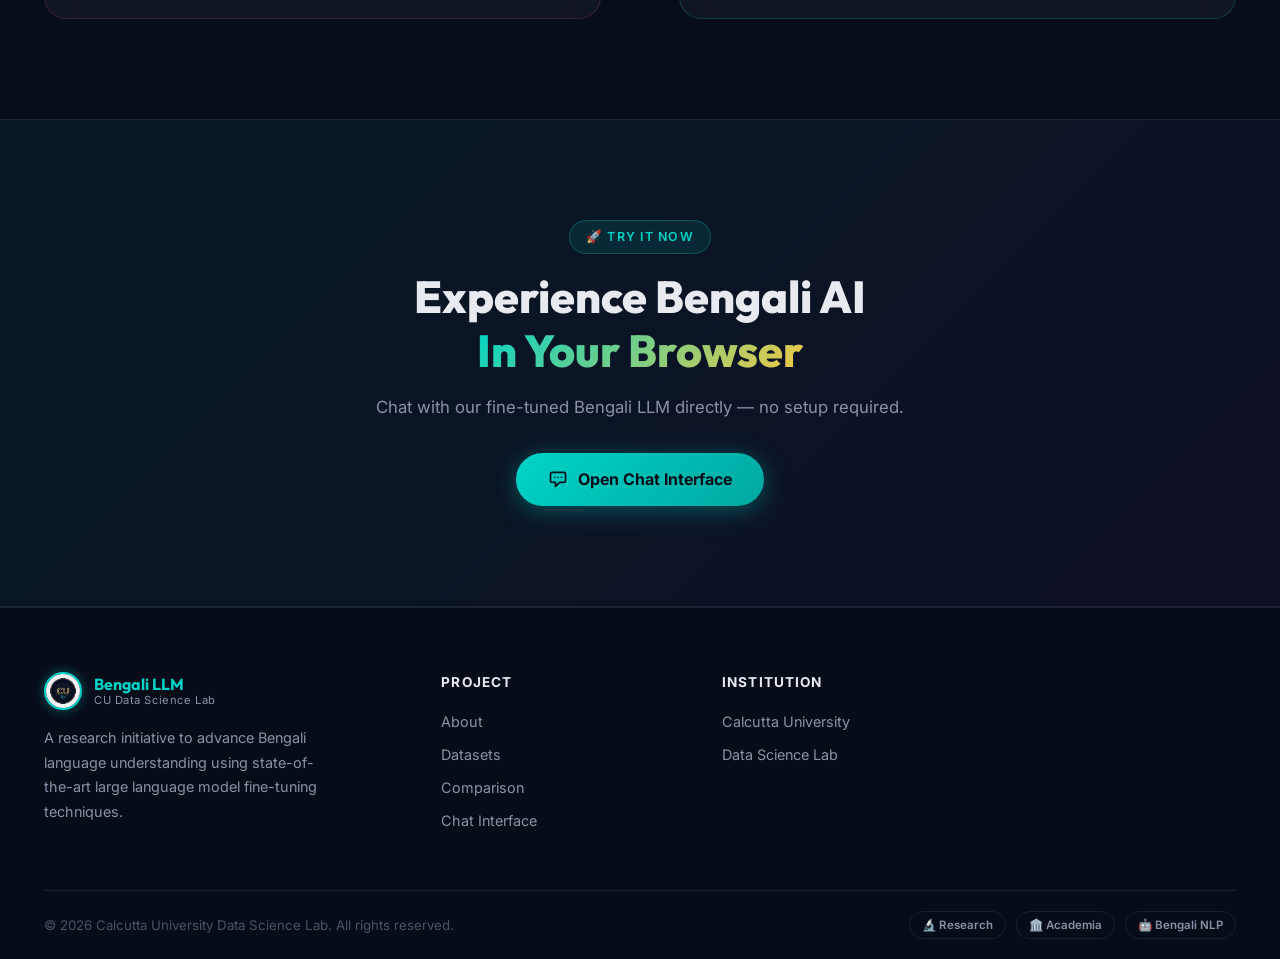
<file: frontend/pages/index.html>
<!DOCTYPE html>
<html lang="en">
<head>
  <meta charset="UTF-8" />
  <meta name="viewport" content="width=device-width, initial-scale=1.0" />
  <meta name="description" content="Bengali LLM — A fine-tuned large language model for Bengali language understanding, developed by the Calcutta University Data Science Lab." />
  <title>Bengali LLM | Calcutta University Data Science Lab</title>
  <link rel="stylesheet" href="../styles/styles.css" />
  <link rel="stylesheet" href="../styles/landing.css" />
</head>
<body>

<!-- ── Background Blobs ──────────────────────────────────── -->
<div class="bg-blobs" aria-hidden="true">
  <div class="blob blob-1"></div>
  <div class="blob blob-2"></div>
  <div class="blob blob-3"></div>
</div>

<!-- ── Navigation ────────────────────────────────────────── -->
<nav class="navbar" id="navbar" role="navigation" aria-label="Main navigation">
  <div class="container nav-inner">
    <a href="index.html" class="nav-logo" id="nav-logo">
      <img src="../assets/cu-logo.png" alt="Calcutta University Logo" id="nav-logo-img" />
      <div class="nav-logo-text">
        <span>Bengali LLM</span>
        <span>CU Data Science Lab</span>
      </div>
    </a>
    <ul class="nav-menu" id="nav-menu" role="menubar">
      <li class="nav-item" role="none">
        <a href="#about" class="nav-link" role="menuitem">About</a>
      </li>
      <li class="nav-item" role="none">
        <a href="#datasets" class="nav-link" role="menuitem" aria-haspopup="true">
          Datasets &amp; Fine-Tuning ▾
        </a>
        <div class="dropdown-menu" role="menu" aria-label="Datasets submenu">
          <a href="#datasets" class="dropdown-item" role="menuitem" id="dd-banglarqa">
            <div class="dropdown-item-icon">📚</div>
            <div class="dropdown-item-text">
              <strong>BanglaRQA Dataset</strong>
              <span>Bengali reading comprehension &amp; QA pairs</span>
            </div>
          </a>
          <a href="#datasets" class="dropdown-item" role="menuitem" id="dd-comm">
            <div class="dropdown-item-icon">💬</div>
            <div class="dropdown-item-text">
              <strong>Bengali Instruction Dataset</strong>
              <span>Diverse Bengali conversations &amp; instructions</span>
            </div>
          </a>
          <a href="#datasets" class="dropdown-item" role="menuitem" id="dd-alpaca">
            <div class="dropdown-item-icon">🦙</div>
            <div class="dropdown-item-text">
              <strong>Alpaca-Style Instructions</strong>
              <span>Instruction-following fine-tuning data</span>
            </div>
          </a>
          <a href="#datasets" class="dropdown-item" role="menuitem" id="dd-model">
            <div class="dropdown-item-icon">🤖</div>
            <div class="dropdown-item-text">
              <strong>Base Model: Qwen 2.5-3B</strong>
              <span>Fine-tuned on Bengali corpora</span>
            </div>
          </a>
        </div>
      </li>
      <li class="nav-item" role="none">
        <a href="#comparison" class="nav-link" role="menuitem">Comparison</a>
      </li>

      <li role="none">
        <a href="/pages/chat.html" class="btn-chat-nav" id="nav-chat-btn" role="menuitem">
          💬 Try the Chat
        </a>
      </li>
    </ul>
    <button class="hamburger" id="hamburger-btn" aria-label="Open menu" aria-expanded="false">
      <span></span><span></span><span></span>
    </button>
  </div>
</nav>

<!-- Mobile Nav Overlay -->
<div class="mobile-overlay" id="mobile-overlay" aria-hidden="true">
  <button class="mobile-close" id="mobile-close-btn" aria-label="Close menu">✕</button>
  <ul>
    <li><a href="#about"      class="mobile-link" id="m-about">About</a></li>
    <li><a href="#datasets"   class="mobile-link" id="m-datasets">Datasets &amp; Fine-Tuning</a></li>
    <li><a href="#comparison" class="mobile-link" id="m-comparison">Comparison</a></li>

    <li><a href="/pages/chat.html"   class="btn-primary mobile-cta" id="m-chat">💬 Try the Chat</a></li>
  </ul>
</div>

<main>

  <!-- ── Hero ──────────────────────────────────────────────── -->
  <section class="hero-section" id="home" aria-label="Hero">
    <div class="hero-bg">
      <img src="../assets/hero-banner.png" alt="" aria-hidden="true" id="hero-bg-img" />
      <div class="hero-overlay"></div>
    </div>
    <div class="container hero-content">
      <h1 class="hero-title animate-fade-up delay-1">
        Bengali LLM<br />
        <span class="gradient-text">বাংলা ভাষায় LLM</span>
      </h1>
      <p class="hero-subtitle animate-fade-up delay-2">
        A fine-tuned Large Language Model for superior Bengali language understanding,
        developed by the <strong>Calcutta University Data Science Lab</strong>.
        Built on Qwen 2.5-3B, trained on curated Bengali corpora.
      </p>
      <div class="hero-actions animate-fade-up delay-3">
        <a href="/pages/chat.html" class="btn-primary" id="hero-chat-btn">
          <svg width="20" height="20" fill="none" viewBox="0 0 24 24" stroke="currentColor"><path stroke-linecap="round" stroke-linejoin="round" stroke-width="2" d="M8 10h.01M12 10h.01M16 10h.01M9 16H5a2 2 0 01-2-2V6a2 2 0 012-2h14a2 2 0 012 2v8a2 2 0 01-2 2h-5l-5 5v-5z"/></svg>
          Chat with Bengali LLM
        </a>
        <a href="#comparison" class="btn-secondary" id="hero-compare-btn">View Comparison</a>
      </div>
      <div class="hero-stats animate-fade-up delay-4">
        <div class="hero-stat">
          <span class="hero-stat-val">3B</span>
          <span class="hero-stat-label">Parameters</span>
        </div>
        <div class="hero-stat-divider"></div>
        <div class="hero-stat">
          <span class="hero-stat-val">Qwen 2.5</span>
          <span class="hero-stat-label">Base Model</span>
        </div>
        <div class="hero-stat-divider"></div>
        <div class="hero-stat">
          <span class="hero-stat-val">Bengali</span>
          <span class="hero-stat-label">Language Focus</span>
        </div>
        <div class="hero-stat-divider"></div>
        <div class="hero-stat">
          <span class="hero-stat-val">CU DSL</span>
          <span class="hero-stat-label">Developed By</span>
        </div>
      </div>
    </div>
    <div class="hero-scroll-indicator" aria-hidden="true"><span></span></div>
  </section>

  <!-- ── About ──────────────────────────────────────────────── -->
  <section class="section" id="about" aria-label="About">
    <div class="container">
      <div class="about-grid">
        <div class="about-text">
          <span class="section-label">🏛️ About the Project</span>
          <h2 class="section-title">Advancing Bengali<br /><span class="gradient-text">Language AI</span></h2>
          <p class="about-description">
            Bengali is spoken by over 230 million people, yet most large language models
            perform poorly on Bengali tasks. Our project at the <strong>Calcutta University
            Data Science Lab</strong> addresses this gap by fine-tuning the Qwen 2.5-3B
            model on carefully curated Bengali datasets.
          </p>
          <p class="about-description" style="margin-top:12px;">
            We focus on reading comprehension, question answering, conversational fluency,
            and instruction-following — resulting in a model
            that understands Bengali significantly better than the base model.
          </p>
        </div>
        <div class="about-cards">
          <div class="about-card glass-card" id="about-card-1">
            <div class="about-card-icon">🎓</div>
            <h3>Calcutta University</h3>
            <p>Developed at the Data Science Lab, one of India's premier centres for AI research.</p>
          </div>
          <div class="about-card glass-card" id="about-card-2">
            <div class="about-card-icon">🌐</div>
            <h3>230M+ Speakers</h3>
            <p>Bengali is the 6th most spoken language globally — our model speaks it natively.</p>
          </div>
          <div class="about-card glass-card" id="about-card-3">
            <div class="about-card-icon">⚡</div>
            <h3>Efficient Architecture</h3>
            <p>3B parameter model with 4-bit quantization for fast, low-resource inference.</p>
          </div>
          <div class="about-card glass-card" id="about-card-4">
            <div class="about-card-icon">📈</div>
            <h3>Measurable Gains</h3>
            <p>Evaluated on F1 score, ROUGE, and METEOR against baseline Qwen 2.5-3B.</p>
          </div>
        </div>
      </div>
    </div>
  </section>

  <!-- ── Datasets ────────────────────────────────────────────── -->
  <section class="section section-alt" id="datasets" aria-label="Datasets and fine-tuning">
    <div class="container">
      <div class="section-header center">
        <span class="section-label">📚 Training Data</span>
        <h2 class="section-title">Fine-Tuned on Multiple<br /><span class="gradient-text">Bengali Datasets</span></h2>
        <p class="section-subtitle center-text">
          Each dataset targets a different aspect of Bengali language understanding —
          from formal reading comprehension to historical narratives, different government
          processes, diverse types of Bengali conversation, and many more.
        </p>
      </div>
      <div class="datasets-grid">
        <div class="dataset-card glass-card" id="dataset-banglarqa">
          <div class="dataset-badge">Primary Dataset</div>
          <div class="dataset-icon" style="background: linear-gradient(135deg,#00d4c8,#0078d7);">📖</div>
          <h3>BanglaRQA</h3>
          <p>Bengali Reading, Question &amp; Answering dataset. Contains thousands of passage-question-answer triplets to improve comprehension and factual recall in Bengali.</p>
          <div class="dataset-tags">
            <span class="tag">QA Pairs</span>
            <span class="tag">Comprehension</span>
            <span class="tag">Formal Bengali</span>
          </div>
        </div>
        <div class="dataset-card glass-card" id="dataset-comm">
          <div class="dataset-icon" style="background: linear-gradient(135deg,#f5c842,#e0a800);">💬</div>
          <h3>Dataset</h3>
          <p>Diverse instruction-response pairs covering emotional support, advice, social interaction,
             historical discussions, civic processes, and everyday conversations in Bengali.</p>
          <div class="dataset-tags">
            <span class="tag">Dialect Bengali</span>
            <span class="tag">Conversation</span>
            <span class="tag">Emotional Support</span>
          </div>
        </div>
        <div class="dataset-card glass-card" id="dataset-model">
          <div class="dataset-icon" style="background: linear-gradient(135deg,#7c3aed,#ec4899);">🤖</div>
          <h3>Base: Qwen 2.5-3B-Instruct</h3>
          <p>We fine-tune Alibaba's Qwen 2.5-3B-Instruct model — chosen for its strong multilingual foundations and efficient architecture suitable for low-resource deployment.</p>
          <div class="dataset-tags">
            <span class="tag">3B Parameters</span>
            <span class="tag">4-bit Quant</span>
            <span class="tag">LoRA Fine-Tuning</span>
          </div>
        </div>
      </div>
    </div>
  </section>

  <!-- ── Comparison ─────────────────────────────────────────── -->
  <section class="section" id="comparison" aria-label="Before vs after comparison">
    <div class="container">
      <div class="section-header center">
        <span class="section-label">📊 Before vs After</span>
        <h2 class="section-title">See the Difference<br /><span class="gradient-text">Fine-Tuning Makes</span></h2>
        <p class="section-subtitle center-text">
          Real evaluation results — side-by-side comparison of the base Qwen 2.5-3B
          model vs. our fine-tuned Bengali LLM, with ground truth references.
        </p>
      </div>

      <!-- Tabs -->
      <div class="comp-tabs" role="tablist" aria-label="Comparison examples">
        <button class="comp-tab active" id="comp-tab-1" role="tab" aria-selected="true"  aria-controls="comp-panel-1" data-tab="1">📚 Education</button>
        <button class="comp-tab"        id="comp-tab-2" role="tab" aria-selected="false" aria-controls="comp-panel-2" data-tab="2">🏛️ Gov. Scheme</button>
        <button class="comp-tab"        id="comp-tab-3" role="tab" aria-selected="false" aria-controls="comp-panel-3" data-tab="3">✈️ Technology</button>
        <button class="comp-tab"        id="comp-tab-4" role="tab" aria-selected="false" aria-controls="comp-panel-4" data-tab="4">📊 Statistics</button>
        <button class="comp-tab"        id="comp-tab-5" role="tab" aria-selected="false" aria-controls="comp-panel-5" data-tab="5">🗺️ Geography</button>
      </div>

      <!-- Panel 1 · Education (Q1) ─────────────────────────── -->
      <div class="comp-panel active" id="comp-panel-1" role="tabpanel" aria-labelledby="comp-tab-1">
        <div class="comp-ground-truth">
          <span class="gt-label">🎯 Ground Truth</span>
          <span class="gt-text">শিক্ষা দক্ষ মানবসম্পদ তৈরি করে উন্নয়নে সহায়তা করে।</span>
        </div>
        <div class="comp-cards">
          <div class="comp-card glass-card before">
            <div class="comp-card-header">
              <span class="comp-label before-label">⚠️ Before Fine-Tuning</span>
              <span class="comp-model">Qwen 2.5-3B Base</span>
            </div>
            <div class="comp-prompt"><strong>Q:</strong> পশ্চিমবঙ্গের উন্নয়নে শিক্ষার ভূমিকা কী নামে পরিচিত?</div>
            <div class="comp-response">
              <p>পশ্চিমবঙ্গের উন্নয়নে শিক্ষার ভূমিকা <strong>"সৌন্দর্য"</strong> নামে পরিচিত।</p>
              <div class="comp-issues">
                <span>⚠️ Hallucination</span>
                <span>⚠️ Factually wrong</span>
                <span>⚠️ Nonsensical answer</span>
              </div>
            </div>
          </div>
          <div class="comp-arrow" aria-hidden="true">→</div>
          <div class="comp-card glass-card after">
            <div class="comp-card-header">
              <span class="comp-label after-label">✅ After Fine-Tuning</span>
              <span class="comp-model">Bengali LLM (CU DSL)</span>
            </div>
            <div class="comp-prompt"><strong>Q:</strong> পশ্চিমবঙ্গের উন্নয়নে শিক্ষার ভূমিকা কী নামে পরিচিত?</div>
            <div class="comp-response">
              <p>শিক্ষা দক্ষ মানবসম্পদ তৈরি করে উন্নয়নে সহায়তা করে।</p>
              <div class="comp-gains">
                <span>✅ Exact match</span>
                <span>✅ Factually correct</span>
                <span>✅ Pure Bengali</span>
              </div>
            </div>
          </div>
        </div>
      </div>

      <!-- Panel 2 · Gov. Scheme (Q2) ──────────────────────── -->
      <div class="comp-panel" id="comp-panel-2" role="tabpanel" aria-labelledby="comp-tab-2" hidden>
        <div class="comp-ground-truth">
          <span class="gt-label">🎯 Ground Truth</span>
          <span class="gt-text">রূপশ্রী প্রকল্প হলো দরিদ্র পরিবারের মেয়েদের বিবাহ সহায়তা প্রকল্প।</span>
        </div>
        <div class="comp-cards">
          <div class="comp-card glass-card before">
            <div class="comp-card-header">
              <span class="comp-label before-label">⚠️ Before Fine-Tuning</span>
              <span class="comp-model">Qwen 2.5-3B Base</span>
            </div>
            <div class="comp-prompt"><strong>Q:</strong> রূপশ্রী প্রকল্প কী নামে পরিচিত?</div>
            <div class="comp-response">
              <p>রূপশ্রী প্রকল্প জয়প্রabinath Thakur কর্তৃক পরিচিত <strong>"জয়প্রabinath Thakur প্রকল্প"</strong> নামে পরিচিত।</p>
              <div class="comp-issues">
                <span>⚠️ Garbled text</span>
                <span>⚠️ Hallucinated name</span>
                <span>⚠️ Completely wrong</span>
              </div>
            </div>
          </div>
          <div class="comp-arrow" aria-hidden="true">→</div>
          <div class="comp-card glass-card after">
            <div class="comp-card-header">
              <span class="comp-label after-label">✅ After Fine-Tuning</span>
              <span class="comp-model">Bengali LLM (CU DSL)</span>
            </div>
            <div class="comp-prompt"><strong>Q:</strong> রূপশ্রী প্রকল্প কী নামে পরিচিত?</div>
            <div class="comp-response">
              <p>রূপশ্রী প্রকল্প হলো দরিদ্র পরিবারের মেয়েদের বিবাহ সহায়তা প্রকল্প।</p>
              <div class="comp-gains">
                <span>✅ Exact match</span>
                <span>✅ Correct scheme info</span>
                <span>✅ No hallucination</span>
              </div>
            </div>
          </div>
        </div>
      </div>

      <!-- Panel 3 · Technology / AI (Q5) ─────────────────── -->
      <div class="comp-panel" id="comp-panel-3" role="tabpanel" aria-labelledby="comp-tab-3" hidden>
        <div class="comp-ground-truth">
          <span class="gt-label">🎯 Ground Truth</span>
          <span class="gt-text">নিরাপদ রুট নির্ধারণ এবং ঝুঁকি কমাতে সাহায্য করে।</span>
        </div>
        <div class="comp-cards">
          <div class="comp-card glass-card before">
            <div class="comp-card-header">
              <span class="comp-label before-label">⚠️ Before Fine-Tuning</span>
              <span class="comp-model">Qwen 2.5-3B Base</span>
            </div>
            <div class="comp-prompt"><strong>Q:</strong> কৃত্রিম বুদ্ধিমত্তা কীভাবে বিমান চলাচলে সাহায্য করে?</div>
            <div class="comp-response">
              <p>কৃত্রিম বুদ্ধিমত্তা বিমান চলাচলে সাহায্য করে এমন <strong>ইনস্টাগ্রাম এবং আইন্সপেরিয়াম অ্যালগরিদম</strong> ব্যবহার করে…</p>
              <div class="comp-issues">
                <span>⚠️ Fabricated terms</span>
                <span>⚠️ "Instagram" hallucination</span>
                <span>⚠️ Incoherent</span>
              </div>
            </div>
          </div>
          <div class="comp-arrow" aria-hidden="true">→</div>
          <div class="comp-card glass-card after">
            <div class="comp-card-header">
              <span class="comp-label after-label">✅ After Fine-Tuning</span>
              <span class="comp-model">Bengali LLM (CU DSL)</span>
            </div>
            <div class="comp-prompt"><strong>Q:</strong> কৃত্রিম বুদ্ধিমত্তা কীভাবে বিমান চলাচলে সাহায্য করে?</div>
            <div class="comp-response">
              <p>নিরাপদ রুট নির্ধারণ এবং ঝুঁকি কমাতে সাহায্য করে।</p>
              <div class="comp-gains">
                <span>✅ Exact match</span>
                <span>✅ Precise &amp; factual</span>
                <span>✅ No hallucination</span>
              </div>
            </div>
          </div>
        </div>
      </div>

      <!-- Panel 4 · Statistics (Q9) ───────────────────────── -->
      <div class="comp-panel" id="comp-panel-4" role="tabpanel" aria-labelledby="comp-tab-4" hidden>
        <div class="comp-ground-truth">
          <span class="gt-label">🎯 Ground Truth</span>
          <span class="gt-text">৯,১৩,৪৭,৭৩৬</span>
        </div>
        <div class="comp-cards">
          <div class="comp-card glass-card before">
            <div class="comp-card-header">
              <span class="comp-label before-label">⚠️ Before Fine-Tuning</span>
              <span class="comp-model">Qwen 2.5-3B Base</span>
            </div>
            <div class="comp-prompt"><strong>Q:</strong> ২০১১ সালে পশ্চিমবঙ্গের জনসংখ্যা কত ছিল?</div>
            <div class="comp-response">
              <p>2011 সালে পশ্চিমবঙ্গের জনসংখ্যা <strong>94.3 লাখ</strong> ছিল।</p>
              <div class="comp-issues">
                <span>⚠️ Wrong figure</span>
                <span>⚠️ Off by ~10×</span>
                <span>⚠️ Mixed English digits</span>
              </div>
            </div>
          </div>
          <div class="comp-arrow" aria-hidden="true">→</div>
          <div class="comp-card glass-card after">
            <div class="comp-card-header">
              <span class="comp-label after-label">✅ After Fine-Tuning</span>
              <span class="comp-model">Bengali LLM (CU DSL)</span>
            </div>
            <div class="comp-prompt"><strong>Q:</strong> ২০১১ সালে পশ্চিমবঙ্গের জনসংখ্যা কত ছিল?</div>
            <div class="comp-response">
              <p>৯,১৩,৪৭,৭৩৬</p>
              <div class="comp-gains">
                <span>✅ Exact census figure</span>
                <span>✅ Bengali numerals</span>
                <span>✅ Precise match</span>
              </div>
            </div>
          </div>
        </div>
      </div>

      <!-- Panel 5 · Geography (Q10) ───────────────────────── -->
      <div class="comp-panel" id="comp-panel-5" role="tabpanel" aria-labelledby="comp-tab-5" hidden>
        <div class="comp-ground-truth">
          <span class="gt-label">🎯 Ground Truth</span>
          <span class="gt-text">দার্জিলিং জেলার সদর শহর।</span>
        </div>
        <div class="comp-cards">
          <div class="comp-card glass-card before">
            <div class="comp-card-header">
              <span class="comp-label before-label">⚠️ Before Fine-Tuning</span>
              <span class="comp-model">Qwen 2.5-3B Base</span>
            </div>
            <div class="comp-prompt"><strong>Q:</strong> দার্জিলিং শহর কীসের সদর সম্পর্কে কী জানা যায়?</div>
            <div class="comp-response">
              <p>দার্জিলিং শহর ভারতের একটি গ্রাম বা শহর ছিল, যা আজ <strong>ইংল্যান্ডের একটি শহর</strong> হয়ে যায়।</p>
              <div class="comp-issues">
                <span>⚠️ Factually absurd</span>
                <span>⚠️ Claims it's in England</span>
                <span>⚠️ Complete hallucination</span>
              </div>
            </div>
          </div>
          <div class="comp-arrow" aria-hidden="true">→</div>
          <div class="comp-card glass-card after">
            <div class="comp-card-header">
              <span class="comp-label after-label">✅ After Fine-Tuning</span>
              <span class="comp-model">Bengali LLM (CU DSL)</span>
            </div>
            <div class="comp-prompt"><strong>Q:</strong> দার্জিলিং শহর কীসের সদর সম্পর্কে কী জানা যায়?</div>
            <div class="comp-response">
              <p>দার্জিলিং জেলার সদর শহর।</p>
              <div class="comp-gains">
                <span>✅ Exact match</span>
                <span>✅ Geographically accurate</span>
                <span>✅ Grounded response</span>
              </div>
            </div>
          </div>
        </div>
      </div>

    </div>
  </section>



  <!-- ── CTA ────────────────────────────────────────────────── -->
  <section class="cta-section" id="cta" aria-label="Call to action">
    <div class="container cta-content">
      <span class="section-label">🚀 Try It Now</span>
      <h2 class="section-title">Experience Bengali AI<br /><span class="gradient-text">In Your Browser</span></h2>
      <p>Chat with our fine-tuned Bengali LLM directly — no setup required.</p>
      <a href="/pages/chat.html" class="btn-primary" id="cta-chat-btn">
        <svg width="20" height="20" fill="none" viewBox="0 0 24 24" stroke="currentColor"><path stroke-linecap="round" stroke-linejoin="round" stroke-width="2" d="M8 10h.01M12 10h.01M16 10h.01M9 16H5a2 2 0 01-2-2V6a2 2 0 012-2h14a2 2 0 012 2v8a2 2 0 01-2 2h-5l-5 5v-5z"/></svg>
        Open Chat Interface
      </a>
    </div>
  </section>

</main>

<!-- ── Footer ─────────────────────────────────────────────── -->
<footer class="footer" role="contentinfo">
  <div class="container">
    <div class="footer-main">
      <div class="footer-brand">
        <a href="index.html" class="nav-logo" id="footer-logo">
          <img src="../assets/cu-logo.png" alt="CU DSL Logo" style="width:38px;height:38px;border-radius:50%;border:2px solid var(--accent-teal);" />
          <div class="nav-logo-text">
            <span>Bengali LLM</span>
            <span>CU Data Science Lab</span>
          </div>
        </a>
        <p>A research initiative to advance Bengali language understanding using state-of-the-art large language model fine-tuning techniques.</p>
      </div>
      <div class="footer-col">
        <h4>Project</h4>
        <ul>
          <li><a href="#about"      id="footer-about">About</a></li>
          <li><a href="#datasets"   id="footer-datasets">Datasets</a></li>
          <li><a href="#comparison" id="footer-comparison">Comparison</a></li>
          <li><a href="/pages/chat.html"   id="footer-chat">Chat Interface</a></li>
        </ul>
      </div>
      <div class="footer-col">
        <h4>Institution</h4>
        <ul>
          <li><a href="https://www.caluniv.ac.in/academic/akcsit/AKC.html" target="_blank" rel="noopener" id="footer-cu">Calcutta University</a></li>
          <li><a href="https://www.caluniv.ac.in/academic/akcsit/AKC.html" target="_blank" rel="noopener" id="footer-dsl">Data Science Lab</a></li>
        </ul>
      </div>
    </div>
    <div class="footer-bottom">
      <p>&copy; 2026 Calcutta University Data Science Lab. All rights reserved.</p>
      <div class="footer-badges">
        <span class="badge">🔬 Research</span>
        <span class="badge">🏛️ Academia</span>
        <span class="badge">🤖 Bengali NLP</span>
      </div>
    </div>
  </div>
</footer>

<script src="../scripts/landing.js"></script>
</body>
</html>
</file>
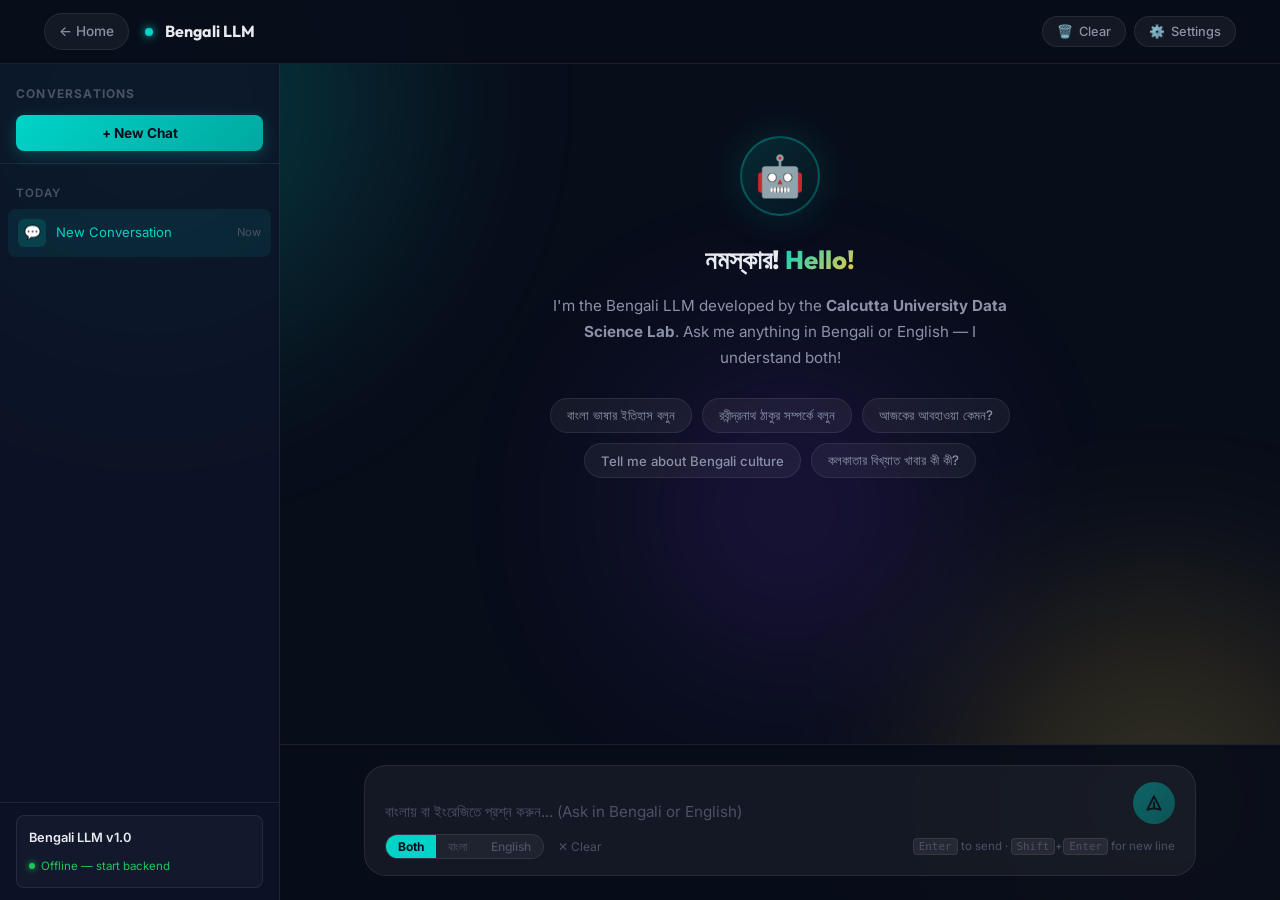
<file: pages/chat.html>
<!DOCTYPE html>
<html lang="en">
<head>
  <meta charset="UTF-8" />
  <meta name="viewport" content="width=device-width, initial-scale=1.0" />
  <meta name="description" content="Chat with Bengali LLM — Fine-tuned model for Bengali language understanding, by Calcutta University Data Science Lab." />
  <title>Bengali LLM Chat | CU Data Science Lab</title>
  <link rel="stylesheet" href="../styles/styles.css" />
  <link rel="stylesheet" href="../styles/chat.css" />
</head>
<body class="chat-page">

<!-- ── Background Blobs ──────────────────────────────────── -->
<div class="bg-blobs" aria-hidden="true">
  <div class="blob blob-1"></div>
  <div class="blob blob-2"></div>
  <div class="blob blob-3"></div>
</div>

<!-- ── Chat Navbar ────────────────────────────────────────── -->
<nav class="chat-navbar" aria-label="Chat navigation">
  <div class="container chat-nav-inner">
    <div class="chat-nav-left">
      <a href="index.html" class="chat-nav-back" id="chat-back-btn" aria-label="Back to home">
        ← Home
      </a>
      <div class="chat-title-area">
        <div class="chat-model-dot" aria-hidden="true"></div>
        <div>
          <h1>Bengali LLM</h1>
        </div>
      </div>
    </div>
    <div class="chat-nav-right">
      <button class="chat-action-btn" id="clear-chat-btn" aria-label="Clear conversation">
        🗑️ <span>Clear</span>
      </button>
      <button class="chat-action-btn" id="settings-btn" aria-label="Open API settings">
        ⚙️ <span>Settings</span>
      </button>
    </div>
  </div>
</nav>

<!-- ── Chat App Shell ─────────────────────────────────────── -->
<div class="chat-app">

  <!-- ── Sidebar ─────────────────────────────────────────── -->
  <aside class="chat-sidebar" aria-label="Conversation history">
    <div class="sidebar-header">
      <h2>Conversations</h2>
      <button class="new-chat-btn" id="new-chat-btn" aria-label="Start new conversation">
        + New Chat
      </button>
    </div>

    <div class="sidebar-list" id="sidebar-list" role="list">
      <div class="sidebar-group-label">Today</div>
      <div class="sidebar-item active" role="listitem" id="convo-1" data-convo="1" tabindex="0">
        <div class="sidebar-item-icon">💬</div>
        <div class="sidebar-item-text">
          <span>New Conversation</span>
        </div>
        <span class="sidebar-item-time">Now</span>
      </div>
    </div>

    <div class="sidebar-footer">
      <div class="model-info-box">
        <div class="model-name">Bengali LLM v1.0</div>
        <div class="model-status">
          <div class="status-dot"></div>
          <span id="model-status-text">Connected</span>
        </div>
      </div>
    </div>
  </aside>

  <!-- ── Chat Main ────────────────────────────────────────── -->
  <main class="chat-main" aria-label="Chat messages">

    <!-- Messages Area -->
    <div class="messages-area" id="messages-area" role="log" aria-live="polite" aria-label="Conversation">
      <div class="container">

        <!-- Welcome Screen -->
        <div class="chat-welcome" id="chat-welcome">
          <div class="welcome-icon" aria-hidden="true">🤖</div>
          <h2>নমস্কার! <span class="gradient-text">Hello!</span></h2>
          <p>
            I'm the Bengali LLM developed by the <strong>Calcutta University Data Science Lab</strong>.
            Ask me anything in Bengali or English — I understand both!
          </p>
          <div class="suggestion-chips" role="list" aria-label="Suggested prompts">
            <button class="chip" id="chip-1" role="listitem">বাংলা ভাষার ইতিহাস বলুন</button>
            <button class="chip" id="chip-2" role="listitem">রবীন্দ্রনাথ ঠাকুর সম্পর্কে বলুন</button>
            <button class="chip" id="chip-3" role="listitem">আজকের আবহাওয়া কেমন?</button>
            <button class="chip" id="chip-4" role="listitem">Tell me about Bengali culture</button>
            <button class="chip" id="chip-5" role="listitem">কলকাতার বিখ্যাত খাবার কী কী?</button>
          </div>
        </div>

      </div>
    </div>

    <!-- Input Area -->
    <div class="input-area" role="group" aria-label="Message input">
      <div class="container input-wrapper">
        <div class="input-box">
          <div class="input-row">
            <textarea
              id="chat-input"
              placeholder="বাংলায় বা ইংরেজিতে প্রশ্ন করুন... (Ask in Bengali or English)"
              rows="1"
              aria-label="Type your message"
              autocomplete="off"
              spellcheck="false"
            ></textarea>
            <button id="send-btn" aria-label="Send message" disabled>
              <svg width="18" height="18" fill="none" viewBox="0 0 24 24" stroke="currentColor">
                <path stroke-linecap="round" stroke-linejoin="round" stroke-width="2.5" d="M12 19l9 2-9-18-9 18 9-2zm0 0v-8"/>
              </svg>
            </button>
          </div>
          <div class="input-toolbar">
            <div class="toolbar-left">
              <div class="lang-toggle" role="group" aria-label="Language preference">
                <button class="lang-btn active" id="lang-both" aria-pressed="true">Both</button>
                <button class="lang-btn" id="lang-bn" aria-pressed="false">বাংলা</button>
                <button class="lang-btn" id="lang-en" aria-pressed="false">English</button>
              </div>
              <button class="toolbar-btn" id="toolbar-clear-btn" title="Clear input">
                ✕ Clear
              </button>
            </div>
            <div class="input-hint">
              <kbd>Enter</kbd> to send · <kbd>Shift</kbd>+<kbd>Enter</kbd> for new line
            </div>
          </div>
        </div>
      </div>
    </div>

  </main>
</div>

<!-- ── API Settings Panel ─────────────────────────────────── -->
<aside class="api-config-panel" id="api-config-panel" aria-label="API Settings" role="dialog" aria-modal="true">
  <div class="api-panel-header">
    <h3>⚙️ API Settings</h3>
    <button class="api-panel-close" id="api-panel-close" aria-label="Close settings">✕</button>
  </div>
  <div class="api-panel-body">

    <div class="field-group">
      <label for="api-endpoint">API Endpoint</label>
      <input
        type="url"
        id="api-endpoint"
        placeholder="http://localhost:8000/generate"
        value=""
        autocomplete="off"
        spellcheck="false"
      />
    </div>

    <div class="field-group">
      <label for="api-key">API Key (optional)</label>
      <input
        type="password"
        id="api-key"
        placeholder="Bearer token or API key"
        autocomplete="off"
      />
    </div>

    <div class="field-group">
      <label for="req-format">Request Format</label>
      <select id="req-format">
        <option value="json_message">{ "message": "..." }</option>
        <option value="json_prompt">{ "prompt": "..." }</option>
        <option value="json_input">{ "input": "..." }</option>
        <option value="json_text">{ "text": "..." }</option>
        <option value="json_query">{ "query": "..." }</option>
      </select>
    </div>

    <div class="field-group">
      <label for="res-path">Response JSON Path</label>
      <input
        type="text"
        id="res-path"
        placeholder="e.g. response OR choices[0].message.content"
        value="response"
      />
    </div>

    <div class="field-group">
      <label>Temperature</label>
      <div class="slider-row">
        <input type="range" id="temperature" min="0" max="2" step="0.1" value="0.7" aria-label="Temperature" />
        <span class="slider-val" id="temp-val">0.7</span>
      </div>
    </div>

    <div class="field-group">
      <label>Max Tokens</label>
      <div class="slider-row">
        <input type="range" id="max-tokens" min="64" max="2048" step="64" value="512" aria-label="Max tokens" />
        <span class="slider-val" id="tokens-val">512</span>
      </div>
    </div>

    <div class="field-group">
      <label for="system-prompt">System Prompt</label>
      <textarea id="system-prompt" rows="4" placeholder="You are a helpful Bengali language assistant developed by Calcutta University Data Science Lab...">You are a helpful Bengali language assistant developed by Calcutta University Data Science Lab. You excel at understanding and generating Bengali text. Answer in the same language as the user's question.</textarea>
    </div>

    <button class="save-config-btn" id="save-config-btn">💾 Save Configuration</button>
    <div class="config-saved-msg" id="config-saved-msg">✅ Configuration saved!</div>

  </div>
</aside>

<script src="../scripts/chat.js"></script>
</body>
</html>
</file>
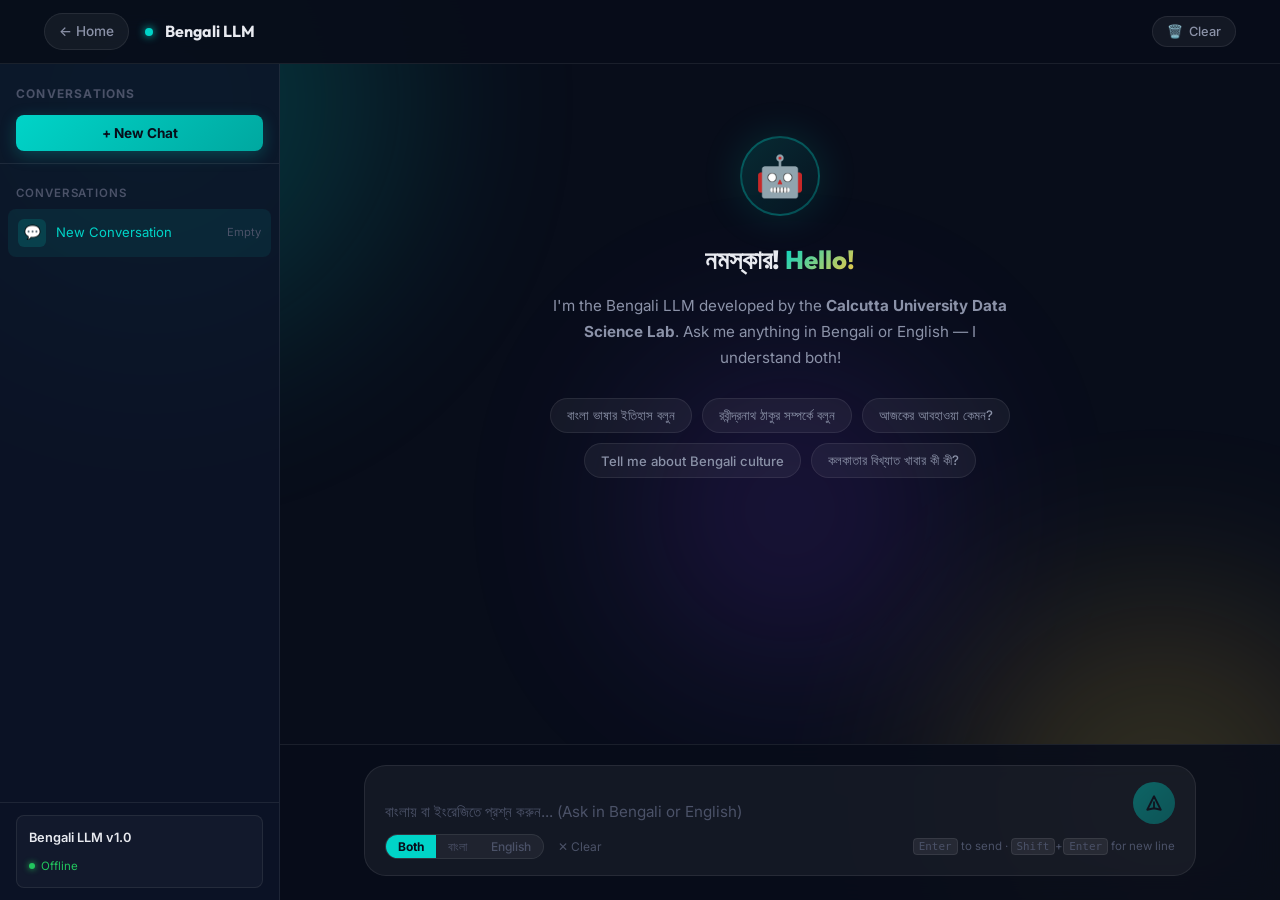
<file: frontend/pages/chat.html>
<!DOCTYPE html>
<html lang="en">
<head>
  <meta charset="UTF-8" />
  <meta name="viewport" content="width=device-width, initial-scale=1.0" />
  <meta name="description" content="Chat with Bengali LLM — Fine-tuned model for Bengali language understanding, by Calcutta University Data Science Lab." />
  <title>Bengali LLM Chat | CU Data Science Lab</title>
  <link rel="stylesheet" href="../styles/styles.css" />
  <link rel="stylesheet" href="../styles/chat.css" />
</head>
<body class="chat-page">

<!-- ── Background Blobs ──────────────────────────────────── -->
<div class="bg-blobs" aria-hidden="true">
  <div class="blob blob-1"></div>
  <div class="blob blob-2"></div>
  <div class="blob blob-3"></div>
</div>

<!-- ── Chat Navbar ────────────────────────────────────────── -->
<nav class="chat-navbar" aria-label="Chat navigation">
  <div class="container chat-nav-inner">
    <div class="chat-nav-left">
      <a href="/pages/index.html" class="chat-nav-back" id="chat-back-btn" aria-label="Back to home">
        ← Home
      </a>
      <div class="chat-title-area">
        <div class="chat-model-dot" aria-hidden="true"></div>
        <div>
          <h1>Bengali LLM</h1>
        </div>
      </div>
    </div>
    <div class="chat-nav-right">
      <button class="chat-action-btn" id="clear-chat-btn" aria-label="Clear conversation">
        🗑️ <span>Clear</span>
      </button>
    </div>
  </div>
</nav>

<!-- ── Chat App Shell ─────────────────────────────────────── -->
<div class="chat-app">

  <!-- ── Sidebar ─────────────────────────────────────────── -->
  <aside class="chat-sidebar" aria-label="Conversation history">
    <div class="sidebar-header">
      <h2>Conversations</h2>
      <button class="new-chat-btn" id="new-chat-btn" aria-label="Start new conversation">
        + New Chat
      </button>
    </div>

    <div class="sidebar-list" id="sidebar-list" role="list">
      <div class="sidebar-group-label">Today</div>
      <div class="sidebar-item active" role="listitem" id="convo-1" data-convo="1" tabindex="0">
        <div class="sidebar-item-icon">💬</div>
        <div class="sidebar-item-text">
          <span>New Conversation</span>
        </div>
        <span class="sidebar-item-time">Now</span>
      </div>
    </div>

    <div class="sidebar-footer">
      <div class="model-info-box">
        <div class="model-name">Bengali LLM v1.0</div>
        <div class="model-status">
          <div class="status-dot"></div>
          <span id="model-status-text">Connected</span>
        </div>
      </div>
    </div>
  </aside>

  <!-- ── Chat Main ────────────────────────────────────────── -->
  <main class="chat-main" aria-label="Chat messages">

    <!-- Messages Area -->
    <div class="messages-area" id="messages-area" role="log" aria-live="polite" aria-label="Conversation">
      <div class="container">

        <!-- Welcome Screen -->
        <div class="chat-welcome" id="chat-welcome">
          <div class="welcome-icon" aria-hidden="true">🤖</div>
          <h2>নমস্কার! <span class="gradient-text">Hello!</span></h2>
          <p>
            I'm the Bengali LLM developed by the <strong>Calcutta University Data Science Lab</strong>.
            Ask me anything in Bengali or English — I understand both!
          </p>
          <div class="suggestion-chips" role="list" aria-label="Suggested prompts">
            <button class="chip" id="chip-1" role="listitem">বাংলা ভাষার ইতিহাস বলুন</button>
            <button class="chip" id="chip-2" role="listitem">রবীন্দ্রনাথ ঠাকুর সম্পর্কে বলুন</button>
            <button class="chip" id="chip-3" role="listitem">আজকের আবহাওয়া কেমন?</button>
            <button class="chip" id="chip-4" role="listitem">Tell me about Bengali culture</button>
            <button class="chip" id="chip-5" role="listitem">কলকাতার বিখ্যাত খাবার কী কী?</button>
          </div>
        </div>

      </div>
    </div>

    <!-- Input Area -->
    <div class="input-area" role="group" aria-label="Message input">
      <div class="container input-wrapper">
        <div class="input-box">
          <div class="input-row">
            <textarea
              id="chat-input"
              placeholder="বাংলায় বা ইংরেজিতে প্রশ্ন করুন... (Ask in Bengali or English)"
              rows="1"
              aria-label="Type your message"
              autocomplete="off"
              spellcheck="false"
            ></textarea>
            <button id="send-btn" aria-label="Send message" disabled>
              <svg width="18" height="18" fill="none" viewBox="0 0 24 24" stroke="currentColor">
                <path stroke-linecap="round" stroke-linejoin="round" stroke-width="2.5" d="M12 19l9 2-9-18-9 18 9-2zm0 0v-8"/>
              </svg>
            </button>
          </div>
          <div class="input-toolbar">
            <div class="toolbar-left">
              <div class="lang-toggle" role="group" aria-label="Language preference">
                <button class="lang-btn active" id="lang-both" aria-pressed="true">Both</button>
                <button class="lang-btn" id="lang-bn" aria-pressed="false">বাংলা</button>
                <button class="lang-btn" id="lang-en" aria-pressed="false">English</button>
              </div>
              <button class="toolbar-btn" id="toolbar-clear-btn" title="Clear input">
                ✕ Clear
              </button>
            </div>
            <div class="input-hint">
              <kbd>Enter</kbd> to send · <kbd>Shift</kbd>+<kbd>Enter</kbd> for new line
            </div>
          </div>
        </div>
      </div>
    </div>

  </main>
</div>




<script src="../scripts/chat.js"></script>
</body>
</html>
</file>
<file: styles/styles.css>
/* ============================================================
   Bengali LLM — Calcutta University Data Science Lab
   Shared Stylesheet
   ============================================================ */

@import url('https://fonts.googleapis.com/css2?family=Inter:wght@300;400;500;600;700;800;900&family=Outfit:wght@300;400;500;600;700;800&display=swap');

/* ─── CSS Variables ──────────────────────────────────────── */
:root {
  --bg-primary:    #080d1a;
  --bg-secondary:  #0d1428;
  --bg-card:       rgba(255,255,255,0.04);
  --bg-card-hover: rgba(255,255,255,0.07);

  --accent-teal:   #00d4c8;
  --accent-gold:   #f5c842;
  --accent-purple: #7c3aed;
  --accent-pink:   #ec4899;

  --text-primary:  #e8eaf0;
  --text-secondary:#8b92a8;
  --text-muted:    #4b5268;

  --border:        rgba(255,255,255,0.08);
  --border-accent: rgba(0,212,200,0.3);

  --glow-teal:     0 0 30px rgba(0,212,200,0.25);
  --glow-gold:     0 0 30px rgba(245,200,66,0.2);

  --radius-sm:  8px;
  --radius-md:  14px;
  --radius-lg:  22px;
  --radius-xl:  32px;

  --transition: 0.3s cubic-bezier(0.4,0,0.2,1);
}

/* ─── Reset ──────────────────────────────────────────────── */
*, *::before, *::after { box-sizing: border-box; margin: 0; padding: 0; }
html { scroll-behavior: smooth; }
body {
  font-family: 'Inter', sans-serif;
  background: var(--bg-primary);
  color: var(--text-primary);
  line-height: 1.6;
  overflow-x: hidden;
}
a { text-decoration: none; color: inherit; }
img { max-width: 100%; display: block; }
button { cursor: pointer; border: none; outline: none; font-family: inherit; }
ul { list-style: none; }

/* ─── Scrollbar ──────────────────────────────────────────── */
::-webkit-scrollbar { width: 6px; }
::-webkit-scrollbar-track { background: var(--bg-primary); }
::-webkit-scrollbar-thumb { background: var(--accent-teal); border-radius: 3px; }
::-webkit-scrollbar-thumb:hover { background: var(--accent-gold); }

/* ─── Utility Classes ────────────────────────────────────── */
.container {
  max-width: 1240px;
  margin: 0 auto;
  padding: 0 24px;
}
.gradient-text {
  background: linear-gradient(135deg, var(--accent-teal), var(--accent-gold));
  -webkit-background-clip: text;
  -webkit-text-fill-color: transparent;
  background-clip: text;
}
.glass-card {
  background: var(--bg-card);
  border: 1px solid var(--border);
  border-radius: var(--radius-lg);
  backdrop-filter: blur(16px);
  -webkit-backdrop-filter: blur(16px);
  transition: background var(--transition), border-color var(--transition), transform var(--transition), box-shadow var(--transition);
}
.glass-card:hover {
  background: var(--bg-card-hover);
  border-color: var(--border-accent);
  transform: translateY(-4px);
  box-shadow: var(--glow-teal);
}

/* ─── Background Blobs ───────────────────────────────────── */
.bg-blobs {
  position: fixed;
  inset: 0;
  pointer-events: none;
  z-index: 0;
  overflow: hidden;
}
.blob {
  position: absolute;
  border-radius: 50%;
  filter: blur(100px);
  opacity: 0.18;
  animation: blobFloat 12s ease-in-out infinite alternate;
}
.blob-1 { width: 500px; height: 500px; background: var(--accent-teal);   top: -150px; left: -100px;  animation-delay: 0s; }
.blob-2 { width: 400px; height: 400px; background: var(--accent-gold);   bottom: -100px; right: -80px; animation-delay: -4s; }
.blob-3 { width: 300px; height: 300px; background: var(--accent-purple); top: 40%; left: 50%; animation-delay: -8s; }
@keyframes blobFloat {
  0%   { transform: translate(0,0) scale(1); }
  100% { transform: translate(40px, 30px) scale(1.1); }
}

/* ─── Navbar ─────────────────────────────────────────────── */
.navbar {
  position: fixed;
  top: 0; left: 0; right: 0;
  z-index: 1000;
  background: rgba(8,13,26,0.85);
  backdrop-filter: blur(20px);
  -webkit-backdrop-filter: blur(20px);
  border-bottom: 1px solid var(--border);
  transition: background var(--transition), box-shadow var(--transition);
}
.navbar.scrolled {
  background: rgba(8,13,26,0.97);
  box-shadow: 0 4px 32px rgba(0,0,0,0.4);
}
.nav-inner {
  display: flex;
  align-items: center;
  justify-content: space-between;
  height: 70px;
}
.nav-logo {
  display: flex;
  align-items: center;
  gap: 12px;
}
.nav-logo img {
  width: 42px;
  height: 42px;
  border-radius: 50%;
  border: 2px solid var(--accent-teal);
  box-shadow: 0 0 12px rgba(0,212,200,0.4);
}
.nav-logo-text {
  display: flex;
  flex-direction: column;
  line-height: 1.2;
}
.nav-logo-text span:first-child {
  font-family: 'Outfit', sans-serif;
  font-weight: 700;
  font-size: 1rem;
  color: var(--accent-teal);
}
.nav-logo-text span:last-child {
  font-size: 0.7rem;
  color: var(--text-secondary);
  letter-spacing: 0.05em;
}
.nav-menu {
  display: flex;
  align-items: center;
  gap: 4px;
}
.nav-link {
  padding: 8px 16px;
  border-radius: var(--radius-sm);
  font-size: 0.875rem;
  font-weight: 500;
  color: var(--text-secondary);
  transition: color var(--transition), background var(--transition);
  position: relative;
}
.nav-link:hover { color: var(--text-primary); background: rgba(255,255,255,0.05); }
.nav-link.active { color: var(--accent-teal); }

/* Dropdown */
.nav-item { position: relative; }
.dropdown-menu {
  position: absolute;
  top: calc(100% + 8px);
  left: 50%;
  transform: translateX(-50%) translateY(-8px);
  min-width: 260px;
  background: rgba(13,20,40,0.97);
  border: 1px solid var(--border);
  border-radius: var(--radius-md);
  backdrop-filter: blur(20px);
  padding: 8px;
  opacity: 0;
  pointer-events: none;
  transition: opacity var(--transition), transform var(--transition);
  z-index: 100;
}
.nav-item:hover .dropdown-menu {
  opacity: 1;
  pointer-events: all;
  transform: translateX(-50%) translateY(0);
}
.dropdown-item {
  display: flex;
  align-items: flex-start;
  gap: 12px;
  padding: 10px 12px;
  border-radius: var(--radius-sm);
  transition: background var(--transition);
  cursor: pointer;
}
.dropdown-item:hover { background: rgba(255,255,255,0.06); }
.dropdown-item-icon {
  width: 34px;
  height: 34px;
  border-radius: 8px;
  background: linear-gradient(135deg, var(--accent-teal), var(--accent-purple));
  display: flex;
  align-items: center;
  justify-content: center;
  flex-shrink: 0;
  font-size: 1rem;
}
.dropdown-item-text strong {
  display: block;
  font-size: 0.82rem;
  font-weight: 600;
  color: var(--text-primary);
  margin-bottom: 2px;
}
.dropdown-item-text span {
  font-size: 0.75rem;
  color: var(--text-secondary);
}

.btn-chat-nav {
  background: linear-gradient(135deg, var(--accent-teal), #00a8a0);
  color: #080d1a;
  font-weight: 700;
  font-size: 0.875rem;
  padding: 10px 22px;
  border-radius: 50px;
  transition: all var(--transition);
  box-shadow: 0 4px 20px rgba(0,212,200,0.3);
  margin-left: 12px;
}
.btn-chat-nav:hover {
  transform: translateY(-2px);
  box-shadow: 0 6px 28px rgba(0,212,200,0.45);
}

/* Mobile hamburger */
.hamburger {
  display: none;
  flex-direction: column;
  gap: 5px;
  background: none;
  padding: 6px;
  border-radius: 6px;
}
.hamburger span {
  display: block;
  width: 24px;
  height: 2px;
  background: var(--text-primary);
  border-radius: 2px;
  transition: all 0.3s;
}

/* ─── Buttons ────────────────────────────────────────────── */
.btn-primary {
  display: inline-flex;
  align-items: center;
  gap: 10px;
  background: linear-gradient(135deg, var(--accent-teal), #00a8a0);
  color: #080d1a;
  font-weight: 700;
  font-size: 1rem;
  padding: 14px 32px;
  border-radius: 50px;
  transition: all var(--transition);
  box-shadow: 0 4px 24px rgba(0,212,200,0.35);
}
.btn-primary:hover {
  transform: translateY(-3px);
  box-shadow: 0 8px 36px rgba(0,212,200,0.5);
}
.btn-secondary {
  display: inline-flex;
  align-items: center;
  gap: 10px;
  background: transparent;
  color: var(--text-primary);
  font-weight: 600;
  font-size: 1rem;
  padding: 14px 32px;
  border-radius: 50px;
  border: 1.5px solid var(--border);
  transition: all var(--transition);
}
.btn-secondary:hover {
  border-color: var(--accent-teal);
  color: var(--accent-teal);
  background: rgba(0,212,200,0.06);
  transform: translateY(-2px);
}
.btn-gold {
  background: linear-gradient(135deg, var(--accent-gold), #e0a800);
  color: #080d1a;
  font-weight: 700;
  font-size: 1rem;
  padding: 14px 32px;
  border-radius: 50px;
  transition: all var(--transition);
  box-shadow: 0 4px 24px rgba(245,200,66,0.3);
  display: inline-flex;
  align-items: center;
  gap: 10px;
}
.btn-gold:hover {
  transform: translateY(-3px);
  box-shadow: 0 8px 36px rgba(245,200,66,0.5);
}

/* ─── Section Titles ─────────────────────────────────────── */
.section-label {
  display: inline-flex;
  align-items: center;
  gap: 8px;
  background: rgba(0,212,200,0.1);
  border: 1px solid rgba(0,212,200,0.25);
  color: var(--accent-teal);
  font-size: 0.78rem;
  font-weight: 600;
  letter-spacing: 0.1em;
  text-transform: uppercase;
  padding: 6px 16px;
  border-radius: 50px;
  margin-bottom: 16px;
}
.section-title {
  font-family: 'Outfit', sans-serif;
  font-size: clamp(1.8rem, 4vw, 2.8rem);
  font-weight: 800;
  line-height: 1.2;
  margin-bottom: 16px;
}
.section-subtitle {
  font-size: 1.05rem;
  color: var(--text-secondary);
  max-width: 600px;
  margin-bottom: 48px;
}

/* ─── Footer ─────────────────────────────────────────────── */
.footer {
  border-top: 1px solid var(--border);
  background: rgba(8,13,26,0.95);
  position: relative;
  z-index: 10;
}
.footer-main {
  display: grid;
  grid-template-columns: 1.5fr 1fr 1fr 1fr;
  gap: 48px;
  padding: 64px 0 48px;
}
.footer-brand p {
  font-size: 0.9rem;
  color: var(--text-secondary);
  line-height: 1.7;
  margin-top: 16px;
  max-width: 280px;
}
.footer-col h4 {
  font-size: 0.85rem;
  font-weight: 700;
  color: var(--text-primary);
  text-transform: uppercase;
  letter-spacing: 0.08em;
  margin-bottom: 16px;
}
.footer-col ul li { margin-bottom: 10px; }
.footer-col ul li a {
  font-size: 0.9rem;
  color: var(--text-secondary);
  transition: color var(--transition);
  display: flex;
  align-items: center;
  gap: 6px;
}
.footer-col ul li a:hover { color: var(--accent-teal); }
.footer-bottom {
  border-top: 1px solid var(--border);
  padding: 20px 0;
  display: flex;
  align-items: center;
  justify-content: space-between;
  flex-wrap: wrap;
  gap: 12px;
}
.footer-bottom p {
  font-size: 0.83rem;
  color: var(--text-muted);
}
.footer-bottom a { color: var(--accent-teal); }
.footer-badges {
  display: flex;
  gap: 10px;
}
.badge {
  padding: 4px 12px;
  border-radius: 50px;
  font-size: 0.72rem;
  font-weight: 600;
  border: 1px solid var(--border);
  color: var(--text-secondary);
}

/* ─── Responsive ─────────────────────────────────────────── */
@media (max-width: 900px) {
  .footer-main { grid-template-columns: 1fr 1fr; }
  .nav-menu { display: none; }
  .hamburger { display: flex; }
}
@media (max-width: 600px) {
  .footer-main { grid-template-columns: 1fr; }
  .footer-bottom { flex-direction: column; align-items: flex-start; }
}

/* ─── Animations ─────────────────────────────────────────── */
@keyframes fadeInUp {
  from { opacity: 0; transform: translateY(28px); }
  to   { opacity: 1; transform: translateY(0); }
}
@keyframes fadeIn {
  from { opacity: 0; }
  to   { opacity: 1; }
}
@keyframes pulse {
  0%, 100% { opacity: 1; }
  50%       { opacity: 0.5; }
}
@keyframes spin {
  to { transform: rotate(360deg); }
}
.animate-fade-up { animation: fadeInUp 0.7s ease both; }
.delay-1 { animation-delay: 0.1s; }
.delay-2 { animation-delay: 0.2s; }
.delay-3 { animation-delay: 0.3s; }
.delay-4 { animation-delay: 0.4s; }
.delay-5 { animation-delay: 0.5s; }
</file>
<file: styles/landing.css>
/* ============================================================
   Bengali LLM — Landing Page Specific Styles
   ============================================================ */

/* ─── Hero ───────────────────────────────────────────────── */
.hero-section {
  position: relative;
  min-height: 100vh;
  display: flex;
  align-items: center;
  padding-top: 70px;
  overflow: hidden;
  z-index: 1;
}
.hero-bg {
  position: absolute;
  inset: 0;
  z-index: 0;
}
.hero-bg img {
  width: 100%;
  height: 100%;
  object-fit: cover;
  object-position: center;
  opacity: 0.35;
}
.hero-overlay {
  position: absolute;
  inset: 0;
  background: linear-gradient(
    to bottom,
    rgba(8,13,26,0.2) 0%,
    rgba(8,13,26,0.5) 50%,
    rgba(8,13,26,1) 100%
  );
}
.hero-content {
  position: relative;
  z-index: 2;
  padding-top: 80px;
  padding-bottom: 80px;
}
.hero-title {
  font-family: 'Outfit', sans-serif;
  font-size: clamp(2.8rem, 7vw, 5.5rem);
  font-weight: 900;
  line-height: 1.08;
  letter-spacing: -0.02em;
  margin-bottom: 24px;
}
.hero-subtitle {
  font-size: clamp(1rem, 2vw, 1.2rem);
  color: var(--text-secondary);
  max-width: 600px;
  margin-bottom: 40px;
  line-height: 1.7;
}
.hero-subtitle strong { color: var(--text-primary); }
.hero-actions {
  display: flex;
  align-items: center;
  gap: 16px;
  flex-wrap: wrap;
  margin-bottom: 64px;
}
.hero-stats {
  display: flex;
  align-items: center;
  gap: 32px;
  flex-wrap: wrap;
}
.hero-stat-val {
  display: block;
  font-family: 'Outfit', sans-serif;
  font-size: 1.6rem;
  font-weight: 800;
  color: var(--accent-teal);
  line-height: 1;
}
.hero-stat-label {
  display: block;
  font-size: 0.78rem;
  color: var(--text-muted);
  text-transform: uppercase;
  letter-spacing: 0.06em;
  margin-top: 4px;
}
.hero-stat-divider {
  width: 1px;
  height: 40px;
  background: var(--border);
}
.hero-scroll-indicator {
  position: absolute;
  bottom: 32px;
  left: 50%;
  transform: translateX(-50%);
  z-index: 2;
}
.hero-scroll-indicator span {
  display: block;
  width: 24px;
  height: 40px;
  border: 2px solid rgba(255,255,255,0.2);
  border-radius: 12px;
  position: relative;
}
.hero-scroll-indicator span::after {
  content: '';
  position: absolute;
  top: 6px;
  left: 50%;
  transform: translateX(-50%);
  width: 4px;
  height: 8px;
  background: var(--accent-teal);
  border-radius: 2px;
  animation: scrollBounce 1.5s ease infinite;
}
@keyframes scrollBounce {
  0%,100% { transform: translateX(-50%) translateY(0); opacity: 1; }
  50%      { transform: translateX(-50%) translateY(10px); opacity: 0.4; }
}

/* ─── Sections ───────────────────────────────────────────── */
.section {
  padding: 100px 0;
  position: relative;
  z-index: 1;
}
.section-alt {
  background: rgba(255,255,255,0.015);
}
.section-header { margin-bottom: 64px; }
.section-header.center { text-align: center; }
.section-header.center .section-label,
.section-header.center .section-subtitle { margin-left: auto; margin-right: auto; }
.center-text { text-align: center; }

/* ─── About ──────────────────────────────────────────────── */
.about-grid {
  display: grid;
  grid-template-columns: 1fr 1fr;
  gap: 64px;
  align-items: center;
}
.about-description {
  color: var(--text-secondary);
  font-size: 1rem;
  line-height: 1.75;
}
.about-cards {
  display: grid;
  grid-template-columns: 1fr 1fr;
  gap: 16px;
}
.about-card {
  padding: 24px;
}
.about-card-icon {
  font-size: 2rem;
  margin-bottom: 12px;
}
.about-card h3 {
  font-size: 1rem;
  font-weight: 700;
  margin-bottom: 8px;
  color: var(--text-primary);
}
.about-card p {
  font-size: 0.85rem;
  color: var(--text-secondary);
  line-height: 1.6;
}

/* ─── Datasets ───────────────────────────────────────────── */
.datasets-grid {
  display: grid;
  grid-template-columns: repeat(3, 1fr);
  gap: 24px;
}
.dataset-card {
  padding: 32px;
  position: relative;
}
.dataset-badge {
  position: absolute;
  top: 16px;
  right: 16px;
  background: linear-gradient(135deg, var(--accent-teal), #00a8a0);
  color: #080d1a;
  font-size: 0.7rem;
  font-weight: 700;
  padding: 4px 10px;
  border-radius: 50px;
}
.dataset-icon {
  width: 56px;
  height: 56px;
  border-radius: 14px;
  display: flex;
  align-items: center;
  justify-content: center;
  font-size: 1.6rem;
  margin-bottom: 20px;
}
.dataset-card h3 {
  font-family: 'Outfit', sans-serif;
  font-size: 1.15rem;
  font-weight: 700;
  margin-bottom: 12px;
}
.dataset-card p {
  font-size: 0.88rem;
  color: var(--text-secondary);
  line-height: 1.65;
  margin-bottom: 20px;
}
.dataset-tags {
  display: flex;
  flex-wrap: wrap;
  gap: 8px;
}
.tag {
  background: rgba(255,255,255,0.06);
  border: 1px solid var(--border);
  color: var(--text-secondary);
  font-size: 0.75rem;
  font-weight: 500;
  padding: 4px 10px;
  border-radius: 50px;
}

/* ─── Comparison Tabs ────────────────────────────────────── */
.comp-tabs {
  display: flex;
  align-items: center;
  justify-content: center;
  gap: 8px;
  flex-wrap: wrap;
  margin-bottom: 32px;
}
.comp-tab {
  background: rgba(255,255,255,0.04);
  border: 1px solid var(--border);
  color: var(--text-secondary);
  font-family: 'Inter', sans-serif;
  font-size: 0.85rem;
  font-weight: 500;
  padding: 9px 20px;
  border-radius: 50px;
  cursor: pointer;
  transition: all var(--transition);
}
.comp-tab:hover {
  border-color: rgba(0,212,200,0.3);
  color: var(--text-primary);
  background: rgba(0,212,200,0.04);
}
.comp-tab.active {
  background: rgba(0,212,200,0.12);
  border-color: rgba(0,212,200,0.45);
  color: var(--accent-teal);
  font-weight: 700;
  box-shadow: 0 0 16px rgba(0,212,200,0.15);
}

/* ─── Comparison Panels ──────────────────────────────────── */
.comp-panel { display: none; }
.comp-panel.active { display: block; }

/* Ground Truth reference bar */
.comp-ground-truth {
  display: flex;
  align-items: center;
  gap: 14px;
  background: rgba(245,200,66,0.07);
  border: 1px solid rgba(245,200,66,0.25);
  border-radius: var(--radius-sm);
  padding: 14px 20px;
  margin-bottom: 20px;
  flex-wrap: wrap;
}
.gt-label {
  font-size: 0.75rem;
  font-weight: 700;
  color: var(--accent-gold);
  background: rgba(245,200,66,0.12);
  border: 1px solid rgba(245,200,66,0.3);
  padding: 3px 12px;
  border-radius: 50px;
  white-space: nowrap;
  flex-shrink: 0;
}
.gt-text {
  font-size: 0.9rem;
  color: var(--text-primary);
  line-height: 1.5;
  font-weight: 500;
}

.comp-cards {
  display: grid;
  grid-template-columns: 1fr auto 1fr;
  gap: 24px;
  align-items: center;
}
.comp-arrow {
  font-size: 2rem;
  color: var(--accent-teal);
  text-align: center;
  font-weight: 900;
  animation: arrowPulse 1.5s ease-in-out infinite;
}
@keyframes arrowPulse {
  0%,100% { transform: translateX(0); opacity: 1; }
  50% { transform: translateX(6px); opacity: 0.6; }
}
.comp-card { padding: 28px; }
.comp-card.before { border-color: rgba(236,72,153,0.2); }
.comp-card.after  { border-color: rgba(0,212,200,0.2); }
.comp-card.before:hover { border-color: rgba(236,72,153,0.4); }
.comp-card.after:hover  { border-color: rgba(0,212,200,0.4); }
.comp-card-header {
  display: flex;
  align-items: center;
  justify-content: space-between;
  margin-bottom: 16px;
  flex-wrap: wrap;
  gap: 8px;
}
.comp-label {
  font-size: 0.82rem;
  font-weight: 700;
  padding: 4px 12px;
  border-radius: 50px;
}
.before-label {
  background: rgba(236,72,153,0.12);
  color: var(--accent-pink);
  border: 1px solid rgba(236,72,153,0.3);
}
.after-label {
  background: rgba(0,212,200,0.12);
  color: var(--accent-teal);
  border: 1px solid rgba(0,212,200,0.3);
}
.comp-model {
  font-size: 0.75rem;
  color: var(--text-muted);
}
.comp-prompt {
  background: rgba(255,255,255,0.04);
  border: 1px solid var(--border);
  border-radius: var(--radius-sm);
  padding: 12px;
  font-size: 0.85rem;
  margin-bottom: 16px;
  color: var(--text-secondary);
  line-height: 1.6;
}
.comp-prompt strong { color: var(--text-primary); }
.comp-response {
  font-size: 0.88rem;
  color: var(--text-secondary);
  line-height: 1.7;
}
.comp-issues, .comp-gains {
  display: flex;
  flex-wrap: wrap;
  gap: 8px;
  margin-top: 14px;
}
.comp-issues span {
  background: rgba(236,72,153,0.08);
  border: 1px solid rgba(236,72,153,0.2);
  color: var(--accent-pink);
  font-size: 0.75rem;
  padding: 3px 10px;
  border-radius: 50px;
}
.comp-gains span {
  background: rgba(0,212,200,0.08);
  border: 1px solid rgba(0,212,200,0.2);
  color: var(--accent-teal);
  font-size: 0.75rem;
  padding: 3px 10px;
  border-radius: 50px;
}

/* ─── Metrics ────────────────────────────────────────────── */
.metrics-grid {
  display: grid;
  grid-template-columns: repeat(2, 1fr);
  gap: 24px;
}
.metric-card { padding: 32px; }
.metric-icon { font-size: 2rem; margin-bottom: 8px; }
.metric-label {
  font-family: 'Outfit', sans-serif;
  font-size: 1.1rem;
  font-weight: 700;
  margin-bottom: 24px;
}
.metric-bar-group {
  display: flex;
  align-items: center;
  gap: 12px;
  margin-bottom: 12px;
}
.metric-model-label {
  font-size: 0.78rem;
  color: var(--text-muted);
  width: 70px;
  flex-shrink: 0;
}
.metric-model-label.accent { color: var(--accent-teal); }
.metric-bar-track {
  flex: 1;
  height: 8px;
  background: rgba(255,255,255,0.07);
  border-radius: 4px;
  overflow: hidden;
}
.metric-bar {
  height: 100%;
  width: 0;
  border-radius: 4px;
  transition: width 1.2s cubic-bezier(0.4,0,0.2,1);
}
.metric-val {
  font-size: 0.85rem;
  font-weight: 700;
  width: 42px;
  text-align: right;
  color: var(--accent-teal);
}
.metric-val.muted   { color: var(--text-muted); font-weight: 400; }
.metric-val.gold    { color: var(--accent-gold); }
.metric-val.purple  { color: var(--accent-purple); }
.metric-val.pink    { color: var(--accent-pink); }

/* ─── CTA ────────────────────────────────────────────────── */
.cta-section {
  padding: 100px 0;
  background: linear-gradient(135deg, rgba(0,212,200,0.06), rgba(124,58,237,0.06));
  border-top: 1px solid var(--border);
  border-bottom: 1px solid var(--border);
  position: relative;
  z-index: 1;
  text-align: center;
}
.cta-content { max-width: 600px; margin: 0 auto; }
.cta-content p {
  color: var(--text-secondary);
  font-size: 1.05rem;
  margin-bottom: 32px;
}
.cta-content .section-label { display: inline-flex; }

/* ─── Mobile Overlay Nav ─────────────────────────────────── */
.mobile-overlay {
  position: fixed;
  inset: 0;
  background: rgba(8,13,26,0.98);
  z-index: 2000;
  display: flex;
  flex-direction: column;
  align-items: center;
  justify-content: center;
  gap: 24px;
  opacity: 0;
  pointer-events: none;
  transition: opacity 0.3s;
}
.mobile-overlay.open {
  opacity: 1;
  pointer-events: all;
}
.mobile-overlay ul {
  display: flex;
  flex-direction: column;
  align-items: center;
  gap: 16px;
}
.mobile-link {
  font-size: 1.4rem;
  font-weight: 600;
  color: var(--text-secondary);
  transition: color var(--transition);
}
.mobile-link:hover { color: var(--accent-teal); }
.mobile-cta { margin-top: 16px; }
.mobile-close {
  position: absolute;
  top: 24px;
  right: 24px;
  background: rgba(255,255,255,0.06);
  border: 1px solid var(--border);
  color: var(--text-primary);
  font-size: 1.2rem;
  width: 40px;
  height: 40px;
  border-radius: 50%;
  display: flex;
  align-items: center;
  justify-content: center;
  cursor: pointer;
  transition: all var(--transition);
}
.mobile-close:hover { background: rgba(236,72,153,0.15); border-color: var(--accent-pink); }

/* ─── Responsive ─────────────────────────────────────────── */
@media (max-width: 1024px) {
  .datasets-grid { grid-template-columns: 1fr 1fr; }
  .about-grid { grid-template-columns: 1fr; gap: 48px; }
}
@media (max-width: 768px) {
  .comp-cards { grid-template-columns: 1fr; }
  .comp-arrow { transform: rotate(90deg); animation: none; }
  .metrics-grid { grid-template-columns: 1fr; }
  .comp-tabs { gap: 6px; }
  .comp-tab { font-size: 0.78rem; padding: 7px 14px; }
}
@media (max-width: 600px) {
  .datasets-grid { grid-template-columns: 1fr; }
  .about-cards { grid-template-columns: 1fr; }
  .hero-stats { gap: 16px; }
}
</file>
<file: frontend/styles/styles.css>
/* ============================================================
   Bengali LLM — Calcutta University Data Science Lab
   Shared Stylesheet
   ============================================================ */

@import url('https://fonts.googleapis.com/css2?family=Inter:wght@300;400;500;600;700;800;900&family=Outfit:wght@300;400;500;600;700;800&display=swap');

/* ─── CSS Variables ──────────────────────────────────────── */
:root {
  --bg-primary:    #080d1a;
  --bg-secondary:  #0d1428;
  --bg-card:       rgba(255,255,255,0.04);
  --bg-card-hover: rgba(255,255,255,0.07);

  --accent-teal:   #00d4c8;
  --accent-gold:   #f5c842;
  --accent-purple: #7c3aed;
  --accent-pink:   #ec4899;

  --text-primary:  #e8eaf0;
  --text-secondary:#8b92a8;
  --text-muted:    #4b5268;

  --border:        rgba(255,255,255,0.08);
  --border-accent: rgba(0,212,200,0.3);

  --glow-teal:     0 0 30px rgba(0,212,200,0.25);
  --glow-gold:     0 0 30px rgba(245,200,66,0.2);

  --radius-sm:  8px;
  --radius-md:  14px;
  --radius-lg:  22px;
  --radius-xl:  32px;

  --transition: 0.3s cubic-bezier(0.4,0,0.2,1);
}

/* ─── Reset ──────────────────────────────────────────────── */
*, *::before, *::after { box-sizing: border-box; margin: 0; padding: 0; }
html { scroll-behavior: smooth; }
body {
  font-family: 'Inter', sans-serif;
  background: var(--bg-primary);
  color: var(--text-primary);
  line-height: 1.6;
  overflow-x: hidden;
}
a { text-decoration: none; color: inherit; }
img { max-width: 100%; display: block; }
button { cursor: pointer; border: none; outline: none; font-family: inherit; }
ul { list-style: none; }

/* ─── Scrollbar ──────────────────────────────────────────── */
::-webkit-scrollbar { width: 6px; }
::-webkit-scrollbar-track { background: var(--bg-primary); }
::-webkit-scrollbar-thumb { background: var(--accent-teal); border-radius: 3px; }
::-webkit-scrollbar-thumb:hover { background: var(--accent-gold); }

/* ─── Utility Classes ────────────────────────────────────── */
.container {
  max-width: 1240px;
  margin: 0 auto;
  padding: 0 24px;
}
.gradient-text {
  background: linear-gradient(135deg, var(--accent-teal), var(--accent-gold));
  -webkit-background-clip: text;
  -webkit-text-fill-color: transparent;
  background-clip: text;
}
.glass-card {
  background: var(--bg-card);
  border: 1px solid var(--border);
  border-radius: var(--radius-lg);
  backdrop-filter: blur(16px);
  -webkit-backdrop-filter: blur(16px);
  transition: background var(--transition), border-color var(--transition), transform var(--transition), box-shadow var(--transition);
}
.glass-card:hover {
  background: var(--bg-card-hover);
  border-color: var(--border-accent);
  transform: translateY(-4px);
  box-shadow: var(--glow-teal);
}

/* ─── Background Blobs ───────────────────────────────────── */
.bg-blobs {
  position: fixed;
  inset: 0;
  pointer-events: none;
  z-index: 0;
  overflow: hidden;
}
.blob {
  position: absolute;
  border-radius: 50%;
  filter: blur(100px);
  opacity: 0.18;
  animation: blobFloat 12s ease-in-out infinite alternate;
}
.blob-1 { width: 500px; height: 500px; background: var(--accent-teal);   top: -150px; left: -100px;  animation-delay: 0s; }
.blob-2 { width: 400px; height: 400px; background: var(--accent-gold);   bottom: -100px; right: -80px; animation-delay: -4s; }
.blob-3 { width: 300px; height: 300px; background: var(--accent-purple); top: 40%; left: 50%; animation-delay: -8s; }
@keyframes blobFloat {
  0%   { transform: translate(0,0) scale(1); }
  100% { transform: translate(40px, 30px) scale(1.1); }
}

/* ─── Navbar ─────────────────────────────────────────────── */
.navbar {
  position: fixed;
  top: 0; left: 0; right: 0;
  z-index: 1000;
  background: rgba(8,13,26,0.85);
  backdrop-filter: blur(20px);
  -webkit-backdrop-filter: blur(20px);
  border-bottom: 1px solid var(--border);
  transition: background var(--transition), box-shadow var(--transition);
}
.navbar.scrolled {
  background: rgba(8,13,26,0.97);
  box-shadow: 0 4px 32px rgba(0,0,0,0.4);
}
.nav-inner {
  display: flex;
  align-items: center;
  justify-content: space-between;
  height: 70px;
}
.nav-logo {
  display: flex;
  align-items: center;
  gap: 12px;
}
.nav-logo img {
  width: 42px;
  height: 42px;
  border-radius: 50%;
  border: 2px solid var(--accent-teal);
  box-shadow: 0 0 12px rgba(0,212,200,0.4);
}
.nav-logo-text {
  display: flex;
  flex-direction: column;
  line-height: 1.2;
}
.nav-logo-text span:first-child {
  font-family: 'Outfit', sans-serif;
  font-weight: 700;
  font-size: 1rem;
  color: var(--accent-teal);
}
.nav-logo-text span:last-child {
  font-size: 0.7rem;
  color: var(--text-secondary);
  letter-spacing: 0.05em;
}
.nav-menu {
  display: flex;
  align-items: center;
  gap: 4px;
}
.nav-link {
  padding: 8px 16px;
  border-radius: var(--radius-sm);
  font-size: 0.875rem;
  font-weight: 500;
  color: var(--text-secondary);
  transition: color var(--transition), background var(--transition);
  position: relative;
}
.nav-link:hover { color: var(--text-primary); background: rgba(255,255,255,0.05); }
.nav-link.active { color: var(--accent-teal); }

/* Dropdown */
.nav-item { position: relative; }
.dropdown-menu {
  position: absolute;
  top: calc(100% + 8px);
  left: 50%;
  transform: translateX(-50%) translateY(-8px);
  min-width: 260px;
  background: rgba(13,20,40,0.97);
  border: 1px solid var(--border);
  border-radius: var(--radius-md);
  backdrop-filter: blur(20px);
  padding: 8px;
  opacity: 0;
  pointer-events: none;
  transition: opacity var(--transition), transform var(--transition);
  z-index: 100;
}
.nav-item:hover .dropdown-menu {
  opacity: 1;
  pointer-events: all;
  transform: translateX(-50%) translateY(0);
}
.dropdown-item {
  display: flex;
  align-items: flex-start;
  gap: 12px;
  padding: 10px 12px;
  border-radius: var(--radius-sm);
  transition: background var(--transition);
  cursor: pointer;
}
.dropdown-item:hover { background: rgba(255,255,255,0.06); }
.dropdown-item-icon {
  width: 34px;
  height: 34px;
  border-radius: 8px;
  background: linear-gradient(135deg, var(--accent-teal), var(--accent-purple));
  display: flex;
  align-items: center;
  justify-content: center;
  flex-shrink: 0;
  font-size: 1rem;
}
.dropdown-item-text strong {
  display: block;
  font-size: 0.82rem;
  font-weight: 600;
  color: var(--text-primary);
  margin-bottom: 2px;
}
.dropdown-item-text span {
  font-size: 0.75rem;
  color: var(--text-secondary);
}

.btn-chat-nav {
  background: linear-gradient(135deg, var(--accent-teal), #00a8a0);
  color: #080d1a;
  font-weight: 700;
  font-size: 0.875rem;
  padding: 10px 22px;
  border-radius: 50px;
  transition: all var(--transition);
  box-shadow: 0 4px 20px rgba(0,212,200,0.3);
  margin-left: 12px;
}
.btn-chat-nav:hover {
  transform: translateY(-2px);
  box-shadow: 0 6px 28px rgba(0,212,200,0.45);
}

/* Mobile hamburger */
.hamburger {
  display: none;
  flex-direction: column;
  gap: 5px;
  background: none;
  padding: 6px;
  border-radius: 6px;
}
.hamburger span {
  display: block;
  width: 24px;
  height: 2px;
  background: var(--text-primary);
  border-radius: 2px;
  transition: all 0.3s;
}

/* ─── Buttons ────────────────────────────────────────────── */
.btn-primary {
  display: inline-flex;
  align-items: center;
  gap: 10px;
  background: linear-gradient(135deg, var(--accent-teal), #00a8a0);
  color: #080d1a;
  font-weight: 700;
  font-size: 1rem;
  padding: 14px 32px;
  border-radius: 50px;
  transition: all var(--transition);
  box-shadow: 0 4px 24px rgba(0,212,200,0.35);
}
.btn-primary:hover {
  transform: translateY(-3px);
  box-shadow: 0 8px 36px rgba(0,212,200,0.5);
}
.btn-secondary {
  display: inline-flex;
  align-items: center;
  gap: 10px;
  background: transparent;
  color: var(--text-primary);
  font-weight: 600;
  font-size: 1rem;
  padding: 14px 32px;
  border-radius: 50px;
  border: 1.5px solid var(--border);
  transition: all var(--transition);
}
.btn-secondary:hover {
  border-color: var(--accent-teal);
  color: var(--accent-teal);
  background: rgba(0,212,200,0.06);
  transform: translateY(-2px);
}
.btn-gold {
  background: linear-gradient(135deg, var(--accent-gold), #e0a800);
  color: #080d1a;
  font-weight: 700;
  font-size: 1rem;
  padding: 14px 32px;
  border-radius: 50px;
  transition: all var(--transition);
  box-shadow: 0 4px 24px rgba(245,200,66,0.3);
  display: inline-flex;
  align-items: center;
  gap: 10px;
}
.btn-gold:hover {
  transform: translateY(-3px);
  box-shadow: 0 8px 36px rgba(245,200,66,0.5);
}

/* ─── Section Titles ─────────────────────────────────────── */
.section-label {
  display: inline-flex;
  align-items: center;
  gap: 8px;
  background: rgba(0,212,200,0.1);
  border: 1px solid rgba(0,212,200,0.25);
  color: var(--accent-teal);
  font-size: 0.78rem;
  font-weight: 600;
  letter-spacing: 0.1em;
  text-transform: uppercase;
  padding: 6px 16px;
  border-radius: 50px;
  margin-bottom: 16px;
}
.section-title {
  font-family: 'Outfit', sans-serif;
  font-size: clamp(1.8rem, 4vw, 2.8rem);
  font-weight: 800;
  line-height: 1.2;
  margin-bottom: 16px;
}
.section-subtitle {
  font-size: 1.05rem;
  color: var(--text-secondary);
  max-width: 600px;
  margin-bottom: 48px;
}

/* ─── Footer ─────────────────────────────────────────────── */
.footer {
  border-top: 1px solid var(--border);
  background: rgba(8,13,26,0.95);
  position: relative;
  z-index: 10;
}
.footer-main {
  display: grid;
  grid-template-columns: 1.5fr 1fr 1fr 1fr;
  gap: 48px;
  padding: 64px 0 48px;
}
.footer-brand p {
  font-size: 0.9rem;
  color: var(--text-secondary);
  line-height: 1.7;
  margin-top: 16px;
  max-width: 280px;
}
.footer-col h4 {
  font-size: 0.85rem;
  font-weight: 700;
  color: var(--text-primary);
  text-transform: uppercase;
  letter-spacing: 0.08em;
  margin-bottom: 16px;
}
.footer-col ul li { margin-bottom: 10px; }
.footer-col ul li a {
  font-size: 0.9rem;
  color: var(--text-secondary);
  transition: color var(--transition);
  display: flex;
  align-items: center;
  gap: 6px;
}
.footer-col ul li a:hover { color: var(--accent-teal); }
.footer-bottom {
  border-top: 1px solid var(--border);
  padding: 20px 0;
  display: flex;
  align-items: center;
  justify-content: space-between;
  flex-wrap: wrap;
  gap: 12px;
}
.footer-bottom p {
  font-size: 0.83rem;
  color: var(--text-muted);
}
.footer-bottom a { color: var(--accent-teal); }
.footer-badges {
  display: flex;
  gap: 10px;
}
.badge {
  padding: 4px 12px;
  border-radius: 50px;
  font-size: 0.72rem;
  font-weight: 600;
  border: 1px solid var(--border);
  color: var(--text-secondary);
}

/* ─── Responsive ─────────────────────────────────────────── */
@media (max-width: 900px) {
  .footer-main { grid-template-columns: 1fr 1fr; }
  .nav-menu { display: none; }
  .hamburger { display: flex; }
}
@media (max-width: 600px) {
  .footer-main { grid-template-columns: 1fr; }
  .footer-bottom { flex-direction: column; align-items: flex-start; }
}

/* ─── Animations ─────────────────────────────────────────── */
@keyframes fadeInUp {
  from { opacity: 0; transform: translateY(28px); }
  to   { opacity: 1; transform: translateY(0); }
}
@keyframes fadeIn {
  from { opacity: 0; }
  to   { opacity: 1; }
}
@keyframes pulse {
  0%, 100% { opacity: 1; }
  50%       { opacity: 0.5; }
}
@keyframes spin {
  to { transform: rotate(360deg); }
}
.animate-fade-up { animation: fadeInUp 0.7s ease both; }
.delay-1 { animation-delay: 0.1s; }
.delay-2 { animation-delay: 0.2s; }
.delay-3 { animation-delay: 0.3s; }
.delay-4 { animation-delay: 0.4s; }
.delay-5 { animation-delay: 0.5s; }
</file>
<file: frontend/styles/landing.css>
/* ============================================================
   Bengali LLM — Landing Page Specific Styles
   ============================================================ */

/* ─── Hero ───────────────────────────────────────────────── */
.hero-section {
  position: relative;
  min-height: 100vh;
  display: flex;
  align-items: center;
  padding-top: 70px;
  overflow: hidden;
  z-index: 1;
}
.hero-bg {
  position: absolute;
  inset: 0;
  z-index: 0;
}
.hero-bg img {
  width: 100%;
  height: 100%;
  object-fit: cover;
  object-position: center;
  opacity: 0.35;
}
.hero-overlay {
  position: absolute;
  inset: 0;
  background: linear-gradient(
    to bottom,
    rgba(8,13,26,0.2) 0%,
    rgba(8,13,26,0.5) 50%,
    rgba(8,13,26,1) 100%
  );
}
.hero-content {
  position: relative;
  z-index: 2;
  padding-top: 80px;
  padding-bottom: 80px;
}
.hero-title {
  font-family: 'Outfit', sans-serif;
  font-size: clamp(2.8rem, 7vw, 5.5rem);
  font-weight: 900;
  line-height: 1.08;
  letter-spacing: -0.02em;
  margin-bottom: 24px;
}
.hero-subtitle {
  font-size: clamp(1rem, 2vw, 1.2rem);
  color: var(--text-secondary);
  max-width: 600px;
  margin-bottom: 40px;
  line-height: 1.7;
}
.hero-subtitle strong { color: var(--text-primary); }
.hero-actions {
  display: flex;
  align-items: center;
  gap: 16px;
  flex-wrap: wrap;
  margin-bottom: 64px;
}
.hero-stats {
  display: flex;
  align-items: center;
  gap: 32px;
  flex-wrap: wrap;
}
.hero-stat-val {
  display: block;
  font-family: 'Outfit', sans-serif;
  font-size: 1.6rem;
  font-weight: 800;
  color: var(--accent-teal);
  line-height: 1;
}
.hero-stat-label {
  display: block;
  font-size: 0.78rem;
  color: var(--text-muted);
  text-transform: uppercase;
  letter-spacing: 0.06em;
  margin-top: 4px;
}
.hero-stat-divider {
  width: 1px;
  height: 40px;
  background: var(--border);
}
.hero-scroll-indicator {
  position: absolute;
  bottom: 32px;
  left: 50%;
  transform: translateX(-50%);
  z-index: 2;
}
.hero-scroll-indicator span {
  display: block;
  width: 24px;
  height: 40px;
  border: 2px solid rgba(255,255,255,0.2);
  border-radius: 12px;
  position: relative;
}
.hero-scroll-indicator span::after {
  content: '';
  position: absolute;
  top: 6px;
  left: 50%;
  transform: translateX(-50%);
  width: 4px;
  height: 8px;
  background: var(--accent-teal);
  border-radius: 2px;
  animation: scrollBounce 1.5s ease infinite;
}
@keyframes scrollBounce {
  0%,100% { transform: translateX(-50%) translateY(0); opacity: 1; }
  50%      { transform: translateX(-50%) translateY(10px); opacity: 0.4; }
}

/* ─── Sections ───────────────────────────────────────────── */
.section {
  padding: 100px 0;
  position: relative;
  z-index: 1;
}
.section-alt {
  background: rgba(255,255,255,0.015);
}
.section-header { margin-bottom: 64px; }
.section-header.center { text-align: center; }
.section-header.center .section-label,
.section-header.center .section-subtitle { margin-left: auto; margin-right: auto; }
.center-text { text-align: center; }

/* ─── About ──────────────────────────────────────────────── */
.about-grid {
  display: grid;
  grid-template-columns: 1fr 1fr;
  gap: 64px;
  align-items: center;
}
.about-description {
  color: var(--text-secondary);
  font-size: 1rem;
  line-height: 1.75;
}
.about-cards {
  display: grid;
  grid-template-columns: 1fr 1fr;
  gap: 16px;
}
.about-card {
  padding: 24px;
}
.about-card-icon {
  font-size: 2rem;
  margin-bottom: 12px;
}
.about-card h3 {
  font-size: 1rem;
  font-weight: 700;
  margin-bottom: 8px;
  color: var(--text-primary);
}
.about-card p {
  font-size: 0.85rem;
  color: var(--text-secondary);
  line-height: 1.6;
}

/* ─── Datasets ───────────────────────────────────────────── */
.datasets-grid {
  display: grid;
  grid-template-columns: repeat(3, 1fr);
  gap: 24px;
}
.dataset-card {
  padding: 32px;
  position: relative;
}
.dataset-badge {
  position: absolute;
  top: 16px;
  right: 16px;
  background: linear-gradient(135deg, var(--accent-teal), #00a8a0);
  color: #080d1a;
  font-size: 0.7rem;
  font-weight: 700;
  padding: 4px 10px;
  border-radius: 50px;
}
.dataset-icon {
  width: 56px;
  height: 56px;
  border-radius: 14px;
  display: flex;
  align-items: center;
  justify-content: center;
  font-size: 1.6rem;
  margin-bottom: 20px;
}
.dataset-card h3 {
  font-family: 'Outfit', sans-serif;
  font-size: 1.15rem;
  font-weight: 700;
  margin-bottom: 12px;
}
.dataset-card p {
  font-size: 0.88rem;
  color: var(--text-secondary);
  line-height: 1.65;
  margin-bottom: 20px;
}
.dataset-tags {
  display: flex;
  flex-wrap: wrap;
  gap: 8px;
}
.tag {
  background: rgba(255,255,255,0.06);
  border: 1px solid var(--border);
  color: var(--text-secondary);
  font-size: 0.75rem;
  font-weight: 500;
  padding: 4px 10px;
  border-radius: 50px;
}

/* ─── Comparison Tabs ────────────────────────────────────── */
.comp-tabs {
  display: flex;
  align-items: center;
  justify-content: center;
  gap: 8px;
  flex-wrap: wrap;
  margin-bottom: 32px;
}
.comp-tab {
  background: rgba(255,255,255,0.04);
  border: 1px solid var(--border);
  color: var(--text-secondary);
  font-family: 'Inter', sans-serif;
  font-size: 0.85rem;
  font-weight: 500;
  padding: 9px 20px;
  border-radius: 50px;
  cursor: pointer;
  transition: all var(--transition);
}
.comp-tab:hover {
  border-color: rgba(0,212,200,0.3);
  color: var(--text-primary);
  background: rgba(0,212,200,0.04);
}
.comp-tab.active {
  background: rgba(0,212,200,0.12);
  border-color: rgba(0,212,200,0.45);
  color: var(--accent-teal);
  font-weight: 700;
  box-shadow: 0 0 16px rgba(0,212,200,0.15);
}

/* ─── Comparison Panels ──────────────────────────────────── */
.comp-panel { display: none; }
.comp-panel.active { display: block; }

/* Ground Truth reference bar */
.comp-ground-truth {
  display: flex;
  align-items: center;
  gap: 14px;
  background: rgba(245,200,66,0.07);
  border: 1px solid rgba(245,200,66,0.25);
  border-radius: var(--radius-sm);
  padding: 14px 20px;
  margin-bottom: 20px;
  flex-wrap: wrap;
}
.gt-label {
  font-size: 0.75rem;
  font-weight: 700;
  color: var(--accent-gold);
  background: rgba(245,200,66,0.12);
  border: 1px solid rgba(245,200,66,0.3);
  padding: 3px 12px;
  border-radius: 50px;
  white-space: nowrap;
  flex-shrink: 0;
}
.gt-text {
  font-size: 0.9rem;
  color: var(--text-primary);
  line-height: 1.5;
  font-weight: 500;
}

.comp-cards {
  display: grid;
  grid-template-columns: 1fr auto 1fr;
  gap: 24px;
  align-items: center;
}
.comp-arrow {
  font-size: 2rem;
  color: var(--accent-teal);
  text-align: center;
  font-weight: 900;
  animation: arrowPulse 1.5s ease-in-out infinite;
}
@keyframes arrowPulse {
  0%,100% { transform: translateX(0); opacity: 1; }
  50% { transform: translateX(6px); opacity: 0.6; }
}
.comp-card { padding: 28px; }
.comp-card.before { border-color: rgba(236,72,153,0.2); }
.comp-card.after  { border-color: rgba(0,212,200,0.2); }
.comp-card.before:hover { border-color: rgba(236,72,153,0.4); }
.comp-card.after:hover  { border-color: rgba(0,212,200,0.4); }
.comp-card-header {
  display: flex;
  align-items: center;
  justify-content: space-between;
  margin-bottom: 16px;
  flex-wrap: wrap;
  gap: 8px;
}
.comp-label {
  font-size: 0.82rem;
  font-weight: 700;
  padding: 4px 12px;
  border-radius: 50px;
}
.before-label {
  background: rgba(236,72,153,0.12);
  color: var(--accent-pink);
  border: 1px solid rgba(236,72,153,0.3);
}
.after-label {
  background: rgba(0,212,200,0.12);
  color: var(--accent-teal);
  border: 1px solid rgba(0,212,200,0.3);
}
.comp-model {
  font-size: 0.75rem;
  color: var(--text-muted);
}
.comp-prompt {
  background: rgba(255,255,255,0.04);
  border: 1px solid var(--border);
  border-radius: var(--radius-sm);
  padding: 12px;
  font-size: 0.85rem;
  margin-bottom: 16px;
  color: var(--text-secondary);
  line-height: 1.6;
}
.comp-prompt strong { color: var(--text-primary); }
.comp-response {
  font-size: 0.88rem;
  color: var(--text-secondary);
  line-height: 1.7;
}
.comp-issues, .comp-gains {
  display: flex;
  flex-wrap: wrap;
  gap: 8px;
  margin-top: 14px;
}
.comp-issues span {
  background: rgba(236,72,153,0.08);
  border: 1px solid rgba(236,72,153,0.2);
  color: var(--accent-pink);
  font-size: 0.75rem;
  padding: 3px 10px;
  border-radius: 50px;
}
.comp-gains span {
  background: rgba(0,212,200,0.08);
  border: 1px solid rgba(0,212,200,0.2);
  color: var(--accent-teal);
  font-size: 0.75rem;
  padding: 3px 10px;
  border-radius: 50px;
}

/* ─── Metrics ────────────────────────────────────────────── */
.metrics-grid {
  display: grid;
  grid-template-columns: repeat(2, 1fr);
  gap: 24px;
}
.metric-card { padding: 32px; }
.metric-icon { font-size: 2rem; margin-bottom: 8px; }
.metric-label {
  font-family: 'Outfit', sans-serif;
  font-size: 1.1rem;
  font-weight: 700;
  margin-bottom: 24px;
}
.metric-bar-group {
  display: flex;
  align-items: center;
  gap: 12px;
  margin-bottom: 12px;
}
.metric-model-label {
  font-size: 0.78rem;
  color: var(--text-muted);
  width: 70px;
  flex-shrink: 0;
}
.metric-model-label.accent { color: var(--accent-teal); }
.metric-bar-track {
  flex: 1;
  height: 8px;
  background: rgba(255,255,255,0.07);
  border-radius: 4px;
  overflow: hidden;
}
.metric-bar {
  height: 100%;
  width: 0;
  border-radius: 4px;
  transition: width 1.2s cubic-bezier(0.4,0,0.2,1);
}
.metric-val {
  font-size: 0.85rem;
  font-weight: 700;
  width: 42px;
  text-align: right;
  color: var(--accent-teal);
}
.metric-val.muted   { color: var(--text-muted); font-weight: 400; }
.metric-val.gold    { color: var(--accent-gold); }
.metric-val.purple  { color: var(--accent-purple); }
.metric-val.pink    { color: var(--accent-pink); }

/* ─── CTA ────────────────────────────────────────────────── */
.cta-section {
  padding: 100px 0;
  background: linear-gradient(135deg, rgba(0,212,200,0.06), rgba(124,58,237,0.06));
  border-top: 1px solid var(--border);
  border-bottom: 1px solid var(--border);
  position: relative;
  z-index: 1;
  text-align: center;
}
.cta-content { max-width: 600px; margin: 0 auto; }
.cta-content p {
  color: var(--text-secondary);
  font-size: 1.05rem;
  margin-bottom: 32px;
}
.cta-content .section-label { display: inline-flex; }

/* ─── Mobile Overlay Nav ─────────────────────────────────── */
.mobile-overlay {
  position: fixed;
  inset: 0;
  background: rgba(8,13,26,0.98);
  z-index: 2000;
  display: flex;
  flex-direction: column;
  align-items: center;
  justify-content: center;
  gap: 24px;
  opacity: 0;
  pointer-events: none;
  transition: opacity 0.3s;
}
.mobile-overlay.open {
  opacity: 1;
  pointer-events: all;
}
.mobile-overlay ul {
  display: flex;
  flex-direction: column;
  align-items: center;
  gap: 16px;
}
.mobile-link {
  font-size: 1.4rem;
  font-weight: 600;
  color: var(--text-secondary);
  transition: color var(--transition);
}
.mobile-link:hover { color: var(--accent-teal); }
.mobile-cta { margin-top: 16px; }
.mobile-close {
  position: absolute;
  top: 24px;
  right: 24px;
  background: rgba(255,255,255,0.06);
  border: 1px solid var(--border);
  color: var(--text-primary);
  font-size: 1.2rem;
  width: 40px;
  height: 40px;
  border-radius: 50%;
  display: flex;
  align-items: center;
  justify-content: center;
  cursor: pointer;
  transition: all var(--transition);
}
.mobile-close:hover { background: rgba(236,72,153,0.15); border-color: var(--accent-pink); }

/* ─── Responsive ─────────────────────────────────────────── */
@media (max-width: 1024px) {
  .datasets-grid { grid-template-columns: 1fr 1fr; }
  .about-grid { grid-template-columns: 1fr; gap: 48px; }
}
@media (max-width: 768px) {
  .comp-cards { grid-template-columns: 1fr; }
  .comp-arrow { transform: rotate(90deg); animation: none; }
  .metrics-grid { grid-template-columns: 1fr; }
  .comp-tabs { gap: 6px; }
  .comp-tab { font-size: 0.78rem; padding: 7px 14px; }
}
@media (max-width: 600px) {
  .datasets-grid { grid-template-columns: 1fr; }
  .about-cards { grid-template-columns: 1fr; }
  .hero-stats { gap: 16px; }
}
</file>
<file: styles/chat.css>
/* ============================================================
   Bengali LLM — Chat Interface Styles
   ============================================================ */

/* ─── Page Layout ────────────────────────────────────────── */
body.chat-page {
  height: 100vh;
  overflow: hidden;
  display: flex;
  flex-direction: column;
}

/* ─── Chat Navbar ────────────────────────────────────────── */
.chat-navbar {
  position: relative;
  height: 64px;
  background: rgba(8,13,26,0.95);
  border-bottom: 1px solid var(--border);
  backdrop-filter: blur(20px);
  display: flex;
  align-items: center;
  z-index: 100;
  flex-shrink: 0;
}
.chat-nav-inner {
  display: flex;
  align-items: center;
  justify-content: space-between;
  width: 100%;
}
.chat-nav-left {
  display: flex;
  align-items: center;
  gap: 16px;
}
.chat-nav-back {
  display: flex;
  align-items: center;
  gap: 8px;
  font-size: 0.85rem;
  font-weight: 500;
  color: var(--text-secondary);
  background: rgba(255,255,255,0.05);
  border: 1px solid var(--border);
  padding: 7px 14px;
  border-radius: 50px;
  transition: all var(--transition);
}
.chat-nav-back:hover {
  color: var(--accent-teal);
  border-color: var(--border-accent);
  background: rgba(0,212,200,0.07);
}
.chat-title-area {
  display: flex;
  align-items: center;
  gap: 12px;
}
.chat-model-dot {
  width: 8px;
  height: 8px;
  border-radius: 50%;
  background: var(--accent-teal);
  box-shadow: 0 0 8px var(--accent-teal);
  animation: pulse 2s ease-in-out infinite;
}
.chat-title-area h1 {
  font-family: 'Outfit', sans-serif;
  font-size: 1rem;
  font-weight: 700;
  color: var(--text-primary);
}
.chat-title-area span {
  font-size: 0.75rem;
  color: var(--text-muted);
}
.chat-nav-right {
  display: flex;
  align-items: center;
  gap: 8px;
}
.chat-action-btn {
  display: flex;
  align-items: center;
  gap: 6px;
  font-size: 0.8rem;
  font-weight: 500;
  color: var(--text-secondary);
  background: rgba(255,255,255,0.05);
  border: 1px solid var(--border);
  padding: 7px 14px;
  border-radius: 50px;
  transition: all var(--transition);
}
.chat-action-btn:hover {
  color: var(--text-primary);
  border-color: rgba(255,255,255,0.15);
  background: rgba(255,255,255,0.08);
}

/* ─── Chat App Shell ─────────────────────────────────────── */
.chat-app {
  flex: 1;
  display: flex;
  overflow: hidden;
  position: relative;
}

/* ─── Sidebar ────────────────────────────────────────────── */
.chat-sidebar {
  width: 280px;
  flex-shrink: 0;
  background: rgba(13,20,40,0.8);
  border-right: 1px solid var(--border);
  display: flex;
  flex-direction: column;
  overflow: hidden;
}
.sidebar-header {
  padding: 20px 16px 12px;
  border-bottom: 1px solid var(--border);
}
.sidebar-header h2 {
  font-size: 0.75rem;
  font-weight: 700;
  text-transform: uppercase;
  letter-spacing: 0.1em;
  color: var(--text-muted);
  margin-bottom: 12px;
}
.new-chat-btn {
  width: 100%;
  display: flex;
  align-items: center;
  justify-content: center;
  gap: 8px;
  background: linear-gradient(135deg, var(--accent-teal), #00a8a0);
  color: #080d1a;
  font-weight: 700;
  font-size: 0.85rem;
  padding: 10px 16px;
  border-radius: var(--radius-sm);
  transition: all var(--transition);
  box-shadow: 0 4px 16px rgba(0,212,200,0.25);
}
.new-chat-btn:hover {
  transform: translateY(-1px);
  box-shadow: 0 6px 20px rgba(0,212,200,0.4);
}
.sidebar-list {
  flex: 1;
  overflow-y: auto;
  padding: 12px 8px;
}
.sidebar-group-label {
  font-size: 0.72rem;
  font-weight: 600;
  text-transform: uppercase;
  letter-spacing: 0.08em;
  color: var(--text-muted);
  padding: 8px 8px 6px;
}
.sidebar-item {
  display: flex;
  align-items: center;
  gap: 10px;
  padding: 10px 10px;
  border-radius: var(--radius-sm);
  cursor: pointer;
  transition: background var(--transition);
  group: true;
}
.sidebar-item:hover    { background: rgba(255,255,255,0.05); }
.sidebar-item.active   { background: rgba(0,212,200,0.08); }
.sidebar-item-icon {
  width: 28px;
  height: 28px;
  border-radius: 6px;
  background: rgba(255,255,255,0.06);
  display: flex;
  align-items: center;
  justify-content: center;
  font-size: 0.85rem;
  flex-shrink: 0;
}
.sidebar-item.active .sidebar-item-icon {
  background: rgba(0,212,200,0.15);
}
.sidebar-item-text {
  flex: 1;
  min-width: 0;
}
.sidebar-item-text span {
  display: block;
  font-size: 0.82rem;
  color: var(--text-secondary);
  white-space: nowrap;
  overflow: hidden;
  text-overflow: ellipsis;
}
.sidebar-item.active .sidebar-item-text span { color: var(--accent-teal); }
.sidebar-item-time {
  font-size: 0.7rem;
  color: var(--text-muted);
  flex-shrink: 0;
}
.sidebar-footer {
  padding: 12px 16px;
  border-top: 1px solid var(--border);
}
.model-info-box {
  background: rgba(255,255,255,0.03);
  border: 1px solid var(--border);
  border-radius: var(--radius-sm);
  padding: 12px;
}
.model-info-box .model-name {
  font-size: 0.8rem;
  font-weight: 600;
  color: var(--text-primary);
  margin-bottom: 2px;
}
.model-info-box .model-desc {
  font-size: 0.72rem;
  color: var(--text-muted);
}
.model-status {
  display: flex;
  align-items: center;
  gap: 6px;
  margin-top: 8px;
}
.status-dot {
  width: 6px;
  height: 6px;
  border-radius: 50%;
  background: #22c55e;
  box-shadow: 0 0 6px #22c55e;
  animation: pulse 2s ease-in-out infinite;
}
.model-status span {
  font-size: 0.72rem;
  color: #22c55e;
}

/* ─── Chat Main Area ─────────────────────────────────────── */
.chat-main {
  flex: 1;
  display: flex;
  flex-direction: column;
  overflow: hidden;
  position: relative;
}

/* ─── Messages ───────────────────────────────────────────── */
.messages-area {
  flex: 1;
  overflow-y: auto;
  padding: 32px 0;
  display: flex;
  flex-direction: column;
  gap: 24px;
}
.messages-area .container {
  display: flex;
  flex-direction: column;
  gap: 24px;
  max-width: 880px;
}

/* Welcome Screen */
.chat-welcome {
  text-align: center;
  padding: 40px 24px;
  max-width: 520px;
  margin: 0 auto;
}
.welcome-icon {
  width: 80px;
  height: 80px;
  border-radius: 50%;
  background: linear-gradient(135deg, rgba(0,212,200,0.15), rgba(0,212,200,0.04));
  border: 2px solid rgba(0,212,200,0.3);
  display: flex;
  align-items: center;
  justify-content: center;
  font-size: 2.5rem;
  margin: 0 auto 24px;
  box-shadow: 0 0 40px rgba(0,212,200,0.15);
}
.chat-welcome h2 {
  font-family: 'Outfit', sans-serif;
  font-size: 1.6rem;
  font-weight: 800;
  margin-bottom: 12px;
}
.chat-welcome p {
  font-size: 0.95rem;
  color: var(--text-secondary);
  line-height: 1.7;
  margin-bottom: 28px;
}
.suggestion-chips {
  display: flex;
  flex-wrap: wrap;
  gap: 10px;
  justify-content: center;
}
.chip {
  background: rgba(255,255,255,0.05);
  border: 1px solid var(--border);
  color: var(--text-secondary);
  font-size: 0.82rem;
  font-weight: 500;
  padding: 8px 16px;
  border-radius: 50px;
  cursor: pointer;
  transition: all var(--transition);
  text-align: left;
}
.chip:hover {
  border-color: var(--accent-teal);
  color: var(--accent-teal);
  background: rgba(0,212,200,0.07);
}

/* Message Bubbles */
.message {
  display: flex;
  gap: 12px;
  animation: fadeInUp 0.35s ease both;
}
.message.user { flex-direction: row-reverse; }
.message-avatar {
  width: 36px;
  height: 36px;
  border-radius: 50%;
  display: flex;
  align-items: center;
  justify-content: center;
  font-size: 1rem;
  flex-shrink: 0;
  margin-top: 2px;
}
.message.user .message-avatar {
  background: linear-gradient(135deg, var(--accent-purple), var(--accent-pink));
  font-size: 0.9rem;
  color: white;
}
.message.assistant .message-avatar {
  background: linear-gradient(135deg, rgba(0,212,200,0.2), rgba(0,212,200,0.05));
  border: 1px solid rgba(0,212,200,0.3);
  font-size: 1.1rem;
}
.message-body { max-width: 75%; display: flex; flex-direction: column; gap: 4px; }
.message-role {
  font-size: 0.72rem;
  font-weight: 600;
  text-transform: uppercase;
  letter-spacing: 0.06em;
  color: var(--text-muted);
  padding: 0 4px;
}
.message.user .message-role { text-align: right; color: rgba(124,58,237,0.7); }
.message-bubble {
  padding: 14px 18px;
  border-radius: var(--radius-md);
  font-size: 0.93rem;
  line-height: 1.7;
  position: relative;
}
.message.user .message-bubble {
  background: linear-gradient(135deg, rgba(124,58,237,0.2), rgba(124,58,237,0.08));
  border: 1px solid rgba(124,58,237,0.25);
  border-bottom-right-radius: 4px;
  color: var(--text-primary);
}
.message.assistant .message-bubble {
  background: rgba(255,255,255,0.04);
  border: 1px solid var(--border);
  border-bottom-left-radius: 4px;
  color: var(--text-primary);
}
.message-time {
  font-size: 0.7rem;
  color: var(--text-muted);
  padding: 0 4px;
}
.message.user .message-time { text-align: right; }

/* Typing indicator */
.typing-indicator {
  display: flex;
  align-items: center;
  gap: 4px;
  padding: 14px 18px;
  background: rgba(255,255,255,0.04);
  border: 1px solid var(--border);
  border-radius: var(--radius-md);
  border-bottom-left-radius: 4px;
  width: fit-content;
}
.typing-dot {
  width: 6px;
  height: 6px;
  border-radius: 50%;
  background: var(--accent-teal);
  animation: typingDot 1.4s ease-in-out infinite;
}
.typing-dot:nth-child(2) { animation-delay: 0.2s; }
.typing-dot:nth-child(3) { animation-delay: 0.4s; }
@keyframes typingDot {
  0%,80%,100% { transform: scale(0.7); opacity: 0.4; }
  40% { transform: scale(1.1); opacity: 1; }
}

/* Error message */
.message-error {
  background: rgba(236,72,153,0.08) !important;
  border-color: rgba(236,72,153,0.25) !important;
  color: var(--accent-pink) !important;
}

/* Copy button */
.copy-btn {
  position: absolute;
  top: 8px;
  right: 8px;
  opacity: 0;
  background: rgba(255,255,255,0.08);
  border: 1px solid var(--border);
  color: var(--text-muted);
  font-size: 0.7rem;
  padding: 4px 10px;
  border-radius: 6px;
  transition: all var(--transition);
}
.message-bubble:hover .copy-btn { opacity: 1; }
.copy-btn:hover { color: var(--accent-teal); border-color: var(--border-accent); }

/* ─── Input Area ─────────────────────────────────────────── */
.input-area {
  flex-shrink: 0;
  border-top: 1px solid var(--border);
  background: rgba(8,13,26,0.9);
  backdrop-filter: blur(16px);
  padding: 20px 0 24px;
}
.input-wrapper {
  max-width: 880px;
  margin: 0 auto;
}
.input-box {
  background: rgba(255,255,255,0.05);
  border: 1.5px solid var(--border);
  border-radius: var(--radius-lg);
  padding: 16px 20px;
  transition: border-color var(--transition), box-shadow var(--transition);
  position: relative;
}
.input-box:focus-within {
  border-color: var(--border-accent);
  box-shadow: 0 0 0 3px rgba(0,212,200,0.08);
}
.input-row {
  display: flex;
  align-items: flex-end;
  gap: 12px;
}
#chat-input {
  flex: 1;
  background: none;
  border: none;
  outline: none;
  color: var(--text-primary);
  font-family: 'Inter', sans-serif;
  font-size: 0.95rem;
  line-height: 1.6;
  resize: none;
  min-height: 24px;
  max-height: 180px;
  overflow-y: auto;
}
#chat-input::placeholder { color: var(--text-muted); }
#send-btn {
  width: 42px;
  height: 42px;
  border-radius: 50%;
  background: linear-gradient(135deg, var(--accent-teal), #00a8a0);
  color: #080d1a;
  display: flex;
  align-items: center;
  justify-content: center;
  flex-shrink: 0;
  transition: all var(--transition);
  box-shadow: 0 4px 16px rgba(0,212,200,0.3);
}
#send-btn:hover:not(:disabled) {
  transform: scale(1.08);
  box-shadow: 0 6px 20px rgba(0,212,200,0.45);
}
#send-btn:disabled {
  opacity: 0.4;
  cursor: not-allowed;
  box-shadow: none;
}
#send-btn svg { transition: transform var(--transition); }
#send-btn:hover:not(:disabled) svg { transform: translateX(1px); }

.input-toolbar {
  display: flex;
  align-items: center;
  justify-content: space-between;
  margin-top: 10px;
  flex-wrap: wrap;
  gap: 8px;
}
.toolbar-left {
  display: flex;
  align-items: center;
  gap: 6px;
}
.toolbar-btn {
  display: flex;
  align-items: center;
  gap: 5px;
  font-size: 0.75rem;
  color: var(--text-muted);
  background: none;
  border: none;
  padding: 4px 8px;
  border-radius: 6px;
  cursor: pointer;
  transition: all var(--transition);
}
.toolbar-btn:hover {
  color: var(--text-secondary);
  background: rgba(255,255,255,0.05);
}
.lang-toggle {
  display: flex;
  background: rgba(255,255,255,0.05);
  border: 1px solid var(--border);
  border-radius: 50px;
  overflow: hidden;
}
.lang-btn {
  font-size: 0.75rem;
  font-weight: 500;
  padding: 4px 12px;
  cursor: pointer;
  background: none;
  border: none;
  color: var(--text-muted);
  transition: all var(--transition);
}
.lang-btn.active {
  background: var(--accent-teal);
  color: #080d1a;
  font-weight: 700;
}
.input-hint {
  font-size: 0.72rem;
  color: var(--text-muted);
}
.input-hint kbd {
  background: rgba(255,255,255,0.07);
  border: 1px solid var(--border);
  border-radius: 4px;
  padding: 1px 5px;
  font-family: monospace;
  font-size: 0.68rem;
}

/* ─── API Config Panel ───────────────────────────────────── */
.api-config-panel {
  position: fixed;
  top: 0; right: 0; bottom: 0;
  width: 340px;
  background: rgba(13,20,40,0.97);
  border-left: 1px solid var(--border);
  backdrop-filter: blur(24px);
  z-index: 500;
  transform: translateX(100%);
  transition: transform 0.35s cubic-bezier(0.4,0,0.2,1);
  display: flex;
  flex-direction: column;
  overflow-y: auto;
}
.api-config-panel.open { transform: translateX(0); }
.api-panel-header {
  display: flex;
  align-items: center;
  justify-content: space-between;
  padding: 20px 20px 16px;
  border-bottom: 1px solid var(--border);
}
.api-panel-header h3 {
  font-size: 0.95rem;
  font-weight: 700;
}
.api-panel-close {
  width: 32px;
  height: 32px;
  border-radius: 50%;
  background: rgba(255,255,255,0.05);
  border: 1px solid var(--border);
  color: var(--text-secondary);
  font-size: 0.9rem;
  display: flex;
  align-items: center;
  justify-content: center;
  cursor: pointer;
  transition: all var(--transition);
}
.api-panel-close:hover {
  background: rgba(236,72,153,0.12);
  border-color: var(--accent-pink);
  color: var(--accent-pink);
}
.api-panel-body { padding: 20px; display: flex; flex-direction: column; gap: 20px; }
.field-group label {
  display: block;
  font-size: 0.78rem;
  font-weight: 600;
  color: var(--text-secondary);
  text-transform: uppercase;
  letter-spacing: 0.06em;
  margin-bottom: 8px;
}
.field-group input,
.field-group select,
.field-group textarea {
  width: 100%;
  background: rgba(255,255,255,0.04);
  border: 1.5px solid var(--border);
  border-radius: var(--radius-sm);
  padding: 10px 14px;
  color: var(--text-primary);
  font-family: 'Inter', sans-serif;
  font-size: 0.85rem;
  transition: border-color var(--transition);
  outline: none;
}
.field-group input:focus,
.field-group select:focus,
.field-group textarea:focus { border-color: var(--border-accent); }
.field-group textarea { resize: vertical; min-height: 80px; }
.field-group select option { background: #0d1428; }
.slider-row {
  display: flex;
  align-items: center;
  gap: 12px;
}
.slider-row input[type=range] {
  flex: 1;
  accent-color: var(--accent-teal);
  padding: 0;
  border: none;
  background: none;
}
.slider-val {
  font-size: 0.85rem;
  font-weight: 600;
  color: var(--accent-teal);
  min-width: 32px;
  text-align: right;
}
.save-config-btn {
  width: 100%;
  background: linear-gradient(135deg, var(--accent-teal), #00a8a0);
  color: #080d1a;
  font-weight: 700;
  font-size: 0.9rem;
  padding: 12px;
  border-radius: var(--radius-sm);
  transition: all var(--transition);
  box-shadow: 0 4px 16px rgba(0,212,200,0.25);
}
.save-config-btn:hover {
  transform: translateY(-1px);
  box-shadow: 0 6px 20px rgba(0,212,200,0.4);
}
.config-saved-msg {
  text-align: center;
  font-size: 0.8rem;
  color: #22c55e;
  margin-top: -8px;
  opacity: 0;
  transition: opacity 0.3s;
}
.config-saved-msg.show { opacity: 1; }

/* ─── Responsive ─────────────────────────────────────────── */
@media (max-width: 768px) {
  .chat-sidebar { display: none; }
  .message-body { max-width: 90%; }
  .api-config-panel { width: 100%; }
}
@media (max-width: 480px) {
  .chat-nav-right .chat-action-btn span { display: none; }
}
</file>
<file: frontend/styles/chat.css>
/* ============================================================
   Bengali LLM — Chat Interface Styles
   ============================================================ */

/* ─── Page Layout ────────────────────────────────────────── */
body.chat-page {
  height: 100vh;
  overflow: hidden;
  display: flex;
  flex-direction: column;
}

/* ─── Chat Navbar ────────────────────────────────────────── */
.chat-navbar {
  position: relative;
  height: 64px;
  background: rgba(8,13,26,0.95);
  border-bottom: 1px solid var(--border);
  backdrop-filter: blur(20px);
  display: flex;
  align-items: center;
  z-index: 100;
  flex-shrink: 0;
}
.chat-nav-inner {
  display: flex;
  align-items: center;
  justify-content: space-between;
  width: 100%;
}
.chat-nav-left {
  display: flex;
  align-items: center;
  gap: 16px;
}
.chat-nav-back {
  display: flex;
  align-items: center;
  gap: 8px;
  font-size: 0.85rem;
  font-weight: 500;
  color: var(--text-secondary);
  background: rgba(255,255,255,0.05);
  border: 1px solid var(--border);
  padding: 7px 14px;
  border-radius: 50px;
  transition: all var(--transition);
}
.chat-nav-back:hover {
  color: var(--accent-teal);
  border-color: var(--border-accent);
  background: rgba(0,212,200,0.07);
}
.chat-title-area {
  display: flex;
  align-items: center;
  gap: 12px;
}
.chat-model-dot {
  width: 8px;
  height: 8px;
  border-radius: 50%;
  background: var(--accent-teal);
  box-shadow: 0 0 8px var(--accent-teal);
  animation: pulse 2s ease-in-out infinite;
}
.chat-title-area h1 {
  font-family: 'Outfit', sans-serif;
  font-size: 1rem;
  font-weight: 700;
  color: var(--text-primary);
}
.chat-title-area span {
  font-size: 0.75rem;
  color: var(--text-muted);
}
.chat-nav-right {
  display: flex;
  align-items: center;
  gap: 8px;
}
.chat-action-btn {
  display: flex;
  align-items: center;
  gap: 6px;
  font-size: 0.8rem;
  font-weight: 500;
  color: var(--text-secondary);
  background: rgba(255,255,255,0.05);
  border: 1px solid var(--border);
  padding: 7px 14px;
  border-radius: 50px;
  transition: all var(--transition);
}
.chat-action-btn:hover {
  color: var(--text-primary);
  border-color: rgba(255,255,255,0.15);
  background: rgba(255,255,255,0.08);
}

/* ─── Chat App Shell ─────────────────────────────────────── */
.chat-app {
  flex: 1;
  display: flex;
  overflow: hidden;
  position: relative;
}

/* ─── Sidebar ────────────────────────────────────────────── */
.chat-sidebar {
  width: 280px;
  flex-shrink: 0;
  background: rgba(13,20,40,0.8);
  border-right: 1px solid var(--border);
  display: flex;
  flex-direction: column;
  overflow: hidden;
}
.sidebar-header {
  padding: 20px 16px 12px;
  border-bottom: 1px solid var(--border);
}
.sidebar-header h2 {
  font-size: 0.75rem;
  font-weight: 700;
  text-transform: uppercase;
  letter-spacing: 0.1em;
  color: var(--text-muted);
  margin-bottom: 12px;
}
.new-chat-btn {
  width: 100%;
  display: flex;
  align-items: center;
  justify-content: center;
  gap: 8px;
  background: linear-gradient(135deg, var(--accent-teal), #00a8a0);
  color: #080d1a;
  font-weight: 700;
  font-size: 0.85rem;
  padding: 10px 16px;
  border-radius: var(--radius-sm);
  transition: all var(--transition);
  box-shadow: 0 4px 16px rgba(0,212,200,0.25);
}
.new-chat-btn:hover {
  transform: translateY(-1px);
  box-shadow: 0 6px 20px rgba(0,212,200,0.4);
}
.sidebar-list {
  flex: 1;
  overflow-y: auto;
  padding: 12px 8px;
}
.sidebar-group-label {
  font-size: 0.72rem;
  font-weight: 600;
  text-transform: uppercase;
  letter-spacing: 0.08em;
  color: var(--text-muted);
  padding: 8px 8px 6px;
}
.sidebar-item {
  display: flex;
  align-items: center;
  gap: 10px;
  padding: 10px 10px;
  border-radius: var(--radius-sm);
  cursor: pointer;
  transition: background var(--transition);
  group: true;
}
.sidebar-item:hover    { background: rgba(255,255,255,0.05); }
.sidebar-item.active   { background: rgba(0,212,200,0.08); }
.sidebar-item-icon {
  width: 28px;
  height: 28px;
  border-radius: 6px;
  background: rgba(255,255,255,0.06);
  display: flex;
  align-items: center;
  justify-content: center;
  font-size: 0.85rem;
  flex-shrink: 0;
}
.sidebar-item.active .sidebar-item-icon {
  background: rgba(0,212,200,0.15);
}
.sidebar-item-text {
  flex: 1;
  min-width: 0;
}
.sidebar-item-text span {
  display: block;
  font-size: 0.82rem;
  color: var(--text-secondary);
  white-space: nowrap;
  overflow: hidden;
  text-overflow: ellipsis;
}
.sidebar-item.active .sidebar-item-text span { color: var(--accent-teal); }
.sidebar-item-time {
  font-size: 0.7rem;
  color: var(--text-muted);
  flex-shrink: 0;
}
.sidebar-footer {
  padding: 12px 16px;
  border-top: 1px solid var(--border);
}
.model-info-box {
  background: rgba(255,255,255,0.03);
  border: 1px solid var(--border);
  border-radius: var(--radius-sm);
  padding: 12px;
}
.model-info-box .model-name {
  font-size: 0.8rem;
  font-weight: 600;
  color: var(--text-primary);
  margin-bottom: 2px;
}
.model-info-box .model-desc {
  font-size: 0.72rem;
  color: var(--text-muted);
}
.model-status {
  display: flex;
  align-items: center;
  gap: 6px;
  margin-top: 8px;
}
.status-dot {
  width: 6px;
  height: 6px;
  border-radius: 50%;
  background: #22c55e;
  box-shadow: 0 0 6px #22c55e;
  animation: pulse 2s ease-in-out infinite;
}
.model-status span {
  font-size: 0.72rem;
  color: #22c55e;
}

/* ─── Chat Main Area ─────────────────────────────────────── */
.chat-main {
  flex: 1;
  display: flex;
  flex-direction: column;
  overflow: hidden;
  position: relative;
}

/* ─── Messages ───────────────────────────────────────────── */
.messages-area {
  flex: 1;
  overflow-y: auto;
  padding: 32px 0;
  display: flex;
  flex-direction: column;
  gap: 24px;
}
.messages-area .container {
  display: flex;
  flex-direction: column;
  gap: 24px;
  max-width: 880px;
}

/* Welcome Screen */
.chat-welcome {
  text-align: center;
  padding: 40px 24px;
  max-width: 520px;
  margin: 0 auto;
}
.welcome-icon {
  width: 80px;
  height: 80px;
  border-radius: 50%;
  background: linear-gradient(135deg, rgba(0,212,200,0.15), rgba(0,212,200,0.04));
  border: 2px solid rgba(0,212,200,0.3);
  display: flex;
  align-items: center;
  justify-content: center;
  font-size: 2.5rem;
  margin: 0 auto 24px;
  box-shadow: 0 0 40px rgba(0,212,200,0.15);
}
.chat-welcome h2 {
  font-family: 'Outfit', sans-serif;
  font-size: 1.6rem;
  font-weight: 800;
  margin-bottom: 12px;
}
.chat-welcome p {
  font-size: 0.95rem;
  color: var(--text-secondary);
  line-height: 1.7;
  margin-bottom: 28px;
}
.suggestion-chips {
  display: flex;
  flex-wrap: wrap;
  gap: 10px;
  justify-content: center;
}
.chip {
  background: rgba(255,255,255,0.05);
  border: 1px solid var(--border);
  color: var(--text-secondary);
  font-size: 0.82rem;
  font-weight: 500;
  padding: 8px 16px;
  border-radius: 50px;
  cursor: pointer;
  transition: all var(--transition);
  text-align: left;
}
.chip:hover {
  border-color: var(--accent-teal);
  color: var(--accent-teal);
  background: rgba(0,212,200,0.07);
}

/* Message Bubbles */
.message {
  display: flex;
  gap: 12px;
  animation: fadeInUp 0.35s ease both;
}
.message.user { flex-direction: row-reverse; }
.message-avatar {
  width: 36px;
  height: 36px;
  border-radius: 50%;
  display: flex;
  align-items: center;
  justify-content: center;
  font-size: 1rem;
  flex-shrink: 0;
  margin-top: 2px;
}
.message.user .message-avatar {
  background: linear-gradient(135deg, var(--accent-purple), var(--accent-pink));
  font-size: 0.9rem;
  color: white;
}
.message.assistant .message-avatar {
  background: linear-gradient(135deg, rgba(0,212,200,0.2), rgba(0,212,200,0.05));
  border: 1px solid rgba(0,212,200,0.3);
  font-size: 1.1rem;
}
.message-body { max-width: 75%; display: flex; flex-direction: column; gap: 4px; }
.message-role {
  font-size: 0.72rem;
  font-weight: 600;
  text-transform: uppercase;
  letter-spacing: 0.06em;
  color: var(--text-muted);
  padding: 0 4px;
}
.message.user .message-role { text-align: right; color: rgba(124,58,237,0.7); }
.message-bubble {
  padding: 14px 18px;
  border-radius: var(--radius-md);
  font-size: 0.93rem;
  line-height: 1.7;
  position: relative;
}
.message.user .message-bubble {
  background: linear-gradient(135deg, rgba(124,58,237,0.2), rgba(124,58,237,0.08));
  border: 1px solid rgba(124,58,237,0.25);
  border-bottom-right-radius: 4px;
  color: var(--text-primary);
}
.message.assistant .message-bubble {
  background: rgba(255,255,255,0.04);
  border: 1px solid var(--border);
  border-bottom-left-radius: 4px;
  color: var(--text-primary);
}
.message-time {
  font-size: 0.7rem;
  color: var(--text-muted);
  padding: 0 4px;
}
.message.user .message-time { text-align: right; }

/* Typing indicator */
.typing-indicator {
  display: flex;
  align-items: center;
  gap: 4px;
  padding: 14px 18px;
  background: rgba(255,255,255,0.04);
  border: 1px solid var(--border);
  border-radius: var(--radius-md);
  border-bottom-left-radius: 4px;
  width: fit-content;
}
.typing-dot {
  width: 6px;
  height: 6px;
  border-radius: 50%;
  background: var(--accent-teal);
  animation: typingDot 1.4s ease-in-out infinite;
}
.typing-dot:nth-child(2) { animation-delay: 0.2s; }
.typing-dot:nth-child(3) { animation-delay: 0.4s; }
@keyframes typingDot {
  0%,80%,100% { transform: scale(0.7); opacity: 0.4; }
  40% { transform: scale(1.1); opacity: 1; }
}

/* Error message */
.message-error {
  background: rgba(236,72,153,0.08) !important;
  border-color: rgba(236,72,153,0.25) !important;
  color: var(--accent-pink) !important;
}

/* Copy button */
.copy-btn {
  position: absolute;
  top: 8px;
  right: 8px;
  opacity: 0;
  background: rgba(255,255,255,0.08);
  border: 1px solid var(--border);
  color: var(--text-muted);
  font-size: 0.7rem;
  padding: 4px 10px;
  border-radius: 6px;
  transition: all var(--transition);
}
.message-bubble:hover .copy-btn { opacity: 1; }
.copy-btn:hover { color: var(--accent-teal); border-color: var(--border-accent); }

/* ─── Input Area ─────────────────────────────────────────── */
.input-area {
  flex-shrink: 0;
  border-top: 1px solid var(--border);
  background: rgba(8,13,26,0.9);
  backdrop-filter: blur(16px);
  padding: 20px 0 24px;
}
.input-wrapper {
  max-width: 880px;
  margin: 0 auto;
}
.input-box {
  background: rgba(255,255,255,0.05);
  border: 1.5px solid var(--border);
  border-radius: var(--radius-lg);
  padding: 16px 20px;
  transition: border-color var(--transition), box-shadow var(--transition);
  position: relative;
}
.input-box:focus-within {
  border-color: var(--border-accent);
  box-shadow: 0 0 0 3px rgba(0,212,200,0.08);
}
.input-row {
  display: flex;
  align-items: flex-end;
  gap: 12px;
}
#chat-input {
  flex: 1;
  background: none;
  border: none;
  outline: none;
  color: var(--text-primary);
  font-family: 'Inter', sans-serif;
  font-size: 0.95rem;
  line-height: 1.6;
  resize: none;
  min-height: 24px;
  max-height: 180px;
  overflow-y: auto;
}
#chat-input::placeholder { color: var(--text-muted); }
#send-btn {
  width: 42px;
  height: 42px;
  border-radius: 50%;
  background: linear-gradient(135deg, var(--accent-teal), #00a8a0);
  color: #080d1a;
  display: flex;
  align-items: center;
  justify-content: center;
  flex-shrink: 0;
  transition: all var(--transition);
  box-shadow: 0 4px 16px rgba(0,212,200,0.3);
}
#send-btn:hover:not(:disabled) {
  transform: scale(1.08);
  box-shadow: 0 6px 20px rgba(0,212,200,0.45);
}
#send-btn:disabled {
  opacity: 0.4;
  cursor: not-allowed;
  box-shadow: none;
}
#send-btn svg { transition: transform var(--transition); }
#send-btn:hover:not(:disabled) svg { transform: translateX(1px); }

.input-toolbar {
  display: flex;
  align-items: center;
  justify-content: space-between;
  margin-top: 10px;
  flex-wrap: wrap;
  gap: 8px;
}
.toolbar-left {
  display: flex;
  align-items: center;
  gap: 6px;
}
.toolbar-btn {
  display: flex;
  align-items: center;
  gap: 5px;
  font-size: 0.75rem;
  color: var(--text-muted);
  background: none;
  border: none;
  padding: 4px 8px;
  border-radius: 6px;
  cursor: pointer;
  transition: all var(--transition);
}
.toolbar-btn:hover {
  color: var(--text-secondary);
  background: rgba(255,255,255,0.05);
}
.lang-toggle {
  display: flex;
  background: rgba(255,255,255,0.05);
  border: 1px solid var(--border);
  border-radius: 50px;
  overflow: hidden;
}
.lang-btn {
  font-size: 0.75rem;
  font-weight: 500;
  padding: 4px 12px;
  cursor: pointer;
  background: none;
  border: none;
  color: var(--text-muted);
  transition: all var(--transition);
}
.lang-btn.active {
  background: var(--accent-teal);
  color: #080d1a;
  font-weight: 700;
}
.input-hint {
  font-size: 0.72rem;
  color: var(--text-muted);
}
.input-hint kbd {
  background: rgba(255,255,255,0.07);
  border: 1px solid var(--border);
  border-radius: 4px;
  padding: 1px 5px;
  font-family: monospace;
  font-size: 0.68rem;
}

/* ─── API Config Panel ───────────────────────────────────── */
.api-config-panel {
  position: fixed;
  top: 0; right: 0; bottom: 0;
  width: 340px;
  background: rgba(13,20,40,0.97);
  border-left: 1px solid var(--border);
  backdrop-filter: blur(24px);
  z-index: 500;
  transform: translateX(100%);
  transition: transform 0.35s cubic-bezier(0.4,0,0.2,1);
  display: flex;
  flex-direction: column;
  overflow-y: auto;
}
.api-config-panel.open { transform: translateX(0); }
.api-panel-header {
  display: flex;
  align-items: center;
  justify-content: space-between;
  padding: 20px 20px 16px;
  border-bottom: 1px solid var(--border);
}
.api-panel-header h3 {
  font-size: 0.95rem;
  font-weight: 700;
}
.api-panel-close {
  width: 32px;
  height: 32px;
  border-radius: 50%;
  background: rgba(255,255,255,0.05);
  border: 1px solid var(--border);
  color: var(--text-secondary);
  font-size: 0.9rem;
  display: flex;
  align-items: center;
  justify-content: center;
  cursor: pointer;
  transition: all var(--transition);
}
.api-panel-close:hover {
  background: rgba(236,72,153,0.12);
  border-color: var(--accent-pink);
  color: var(--accent-pink);
}
.api-panel-body { padding: 20px; display: flex; flex-direction: column; gap: 20px; }
.field-group label {
  display: block;
  font-size: 0.78rem;
  font-weight: 600;
  color: var(--text-secondary);
  text-transform: uppercase;
  letter-spacing: 0.06em;
  margin-bottom: 8px;
}
.field-group input,
.field-group select,
.field-group textarea {
  width: 100%;
  background: rgba(255,255,255,0.04);
  border: 1.5px solid var(--border);
  border-radius: var(--radius-sm);
  padding: 10px 14px;
  color: var(--text-primary);
  font-family: 'Inter', sans-serif;
  font-size: 0.85rem;
  transition: border-color var(--transition);
  outline: none;
}
.field-group input:focus,
.field-group select:focus,
.field-group textarea:focus { border-color: var(--border-accent); }
.field-group textarea { resize: vertical; min-height: 80px; }
.field-group select option { background: #0d1428; }
.slider-row {
  display: flex;
  align-items: center;
  gap: 12px;
}
.slider-row input[type=range] {
  flex: 1;
  accent-color: var(--accent-teal);
  padding: 0;
  border: none;
  background: none;
}
.slider-val {
  font-size: 0.85rem;
  font-weight: 600;
  color: var(--accent-teal);
  min-width: 32px;
  text-align: right;
}
.save-config-btn {
  width: 100%;
  background: linear-gradient(135deg, var(--accent-teal), #00a8a0);
  color: #080d1a;
  font-weight: 700;
  font-size: 0.9rem;
  padding: 12px;
  border-radius: var(--radius-sm);
  transition: all var(--transition);
  box-shadow: 0 4px 16px rgba(0,212,200,0.25);
}
.save-config-btn:hover {
  transform: translateY(-1px);
  box-shadow: 0 6px 20px rgba(0,212,200,0.4);
}
.config-saved-msg {
  text-align: center;
  font-size: 0.8rem;
  color: #22c55e;
  margin-top: -8px;
  opacity: 0;
  transition: opacity 0.3s;
}
.config-saved-msg.show { opacity: 1; }

/* ─── Responsive ─────────────────────────────────────────── */
@media (max-width: 768px) {
  .chat-sidebar { display: none; }
  .message-body { max-width: 90%; }
  .api-config-panel { width: 100%; }
}
@media (max-width: 480px) {
  .chat-nav-right .chat-action-btn span { display: none; }
}
</file>
